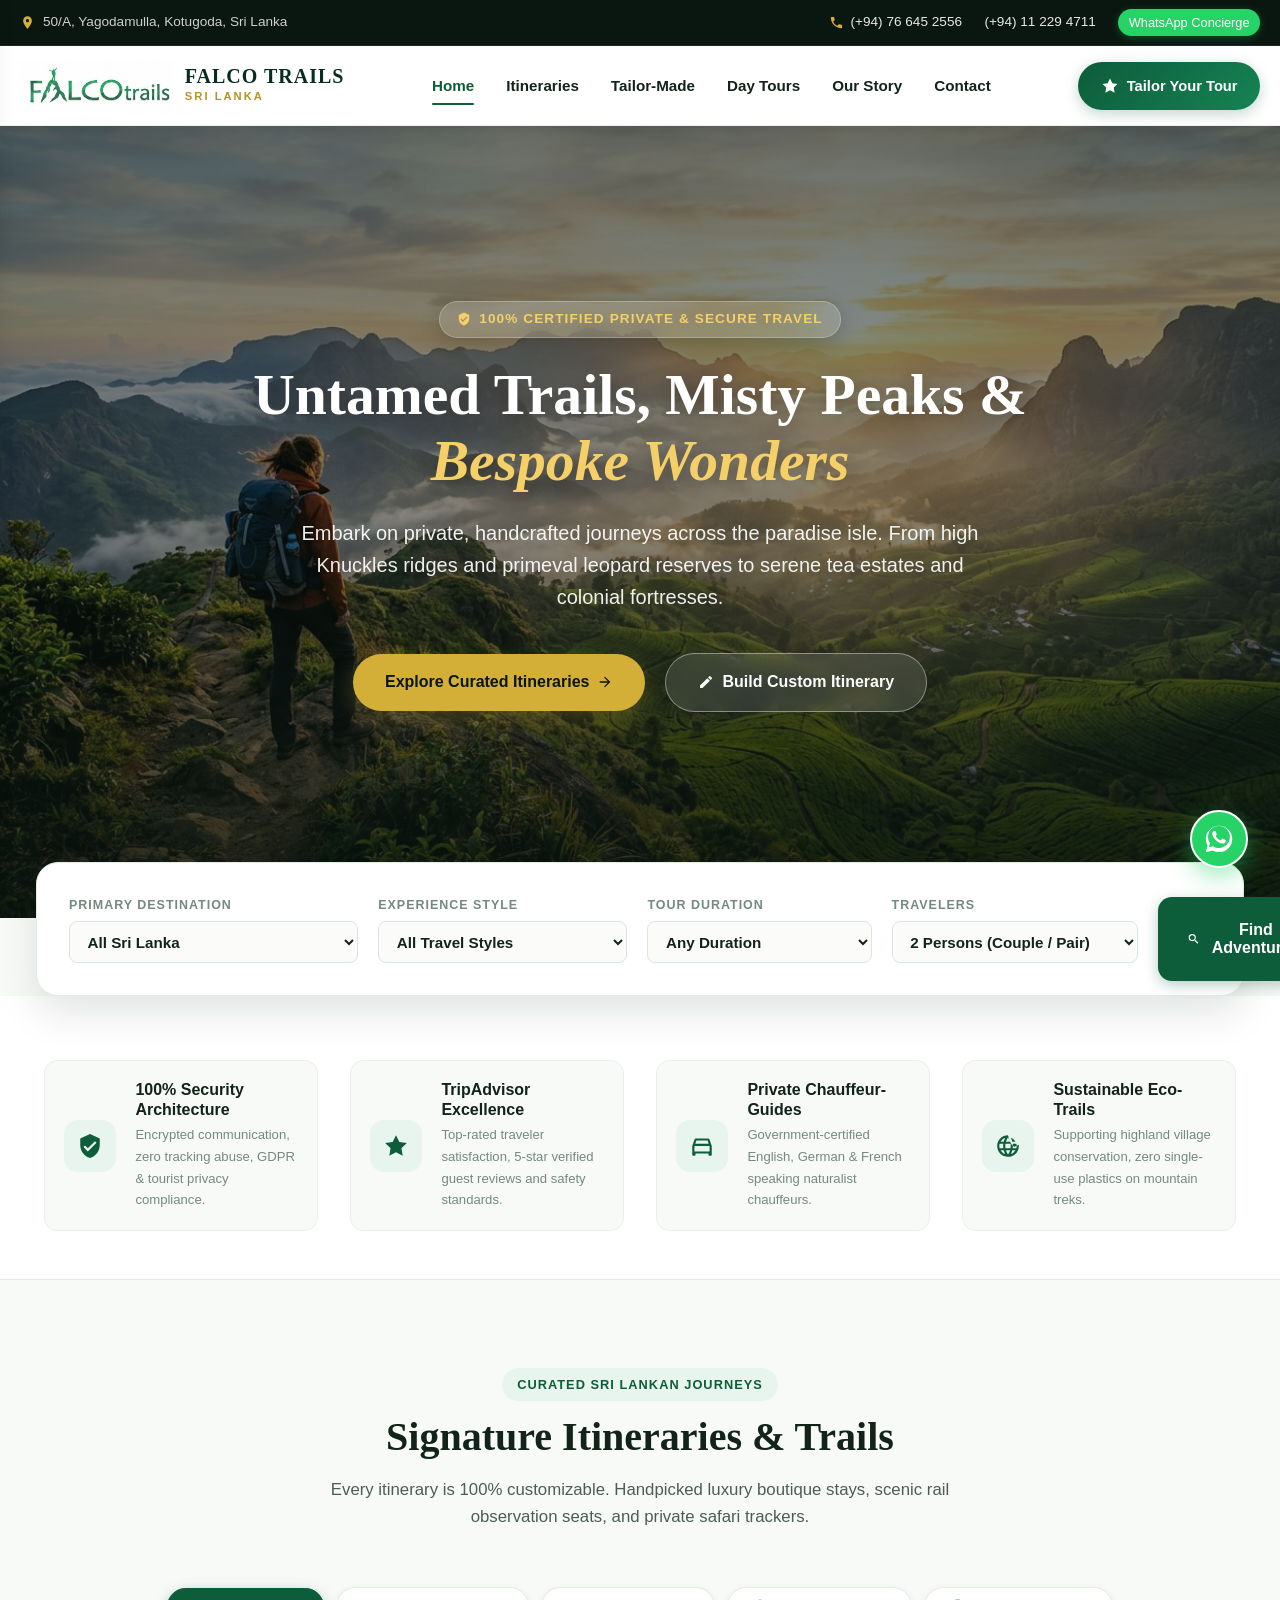
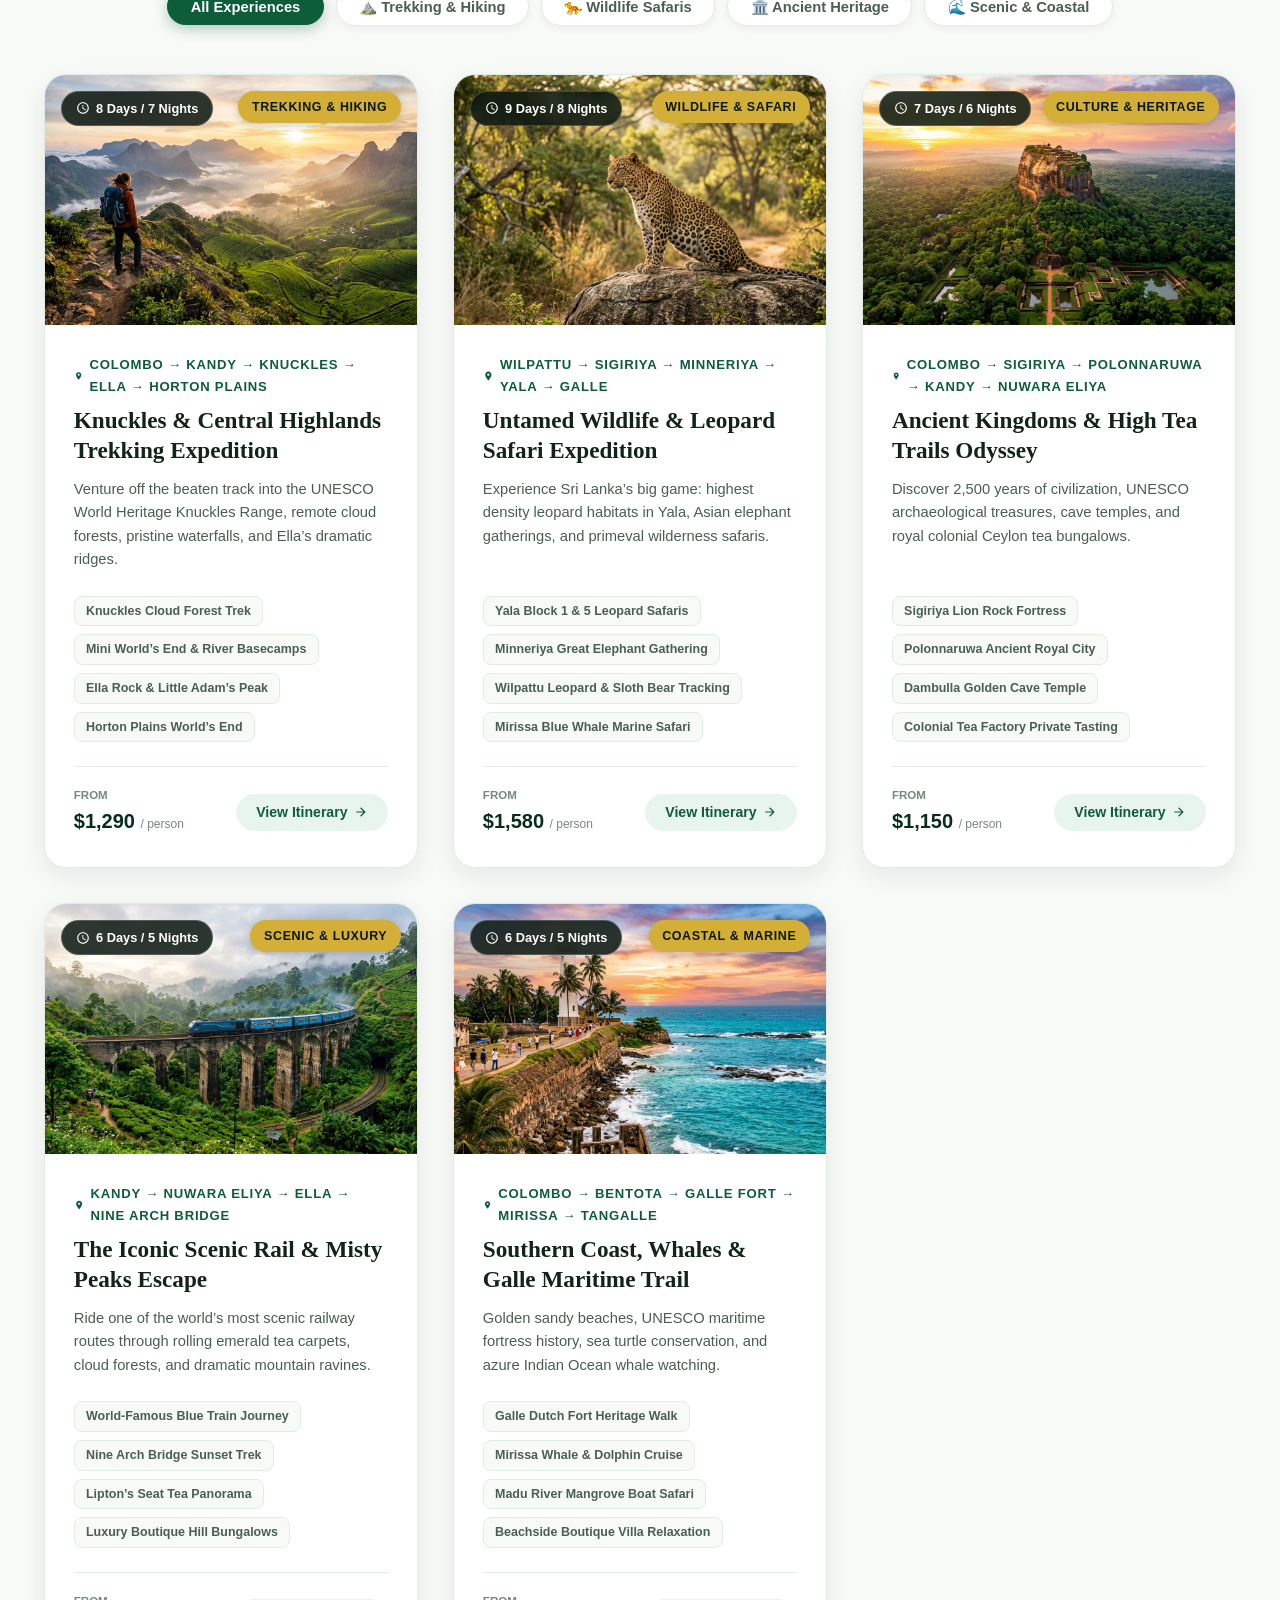
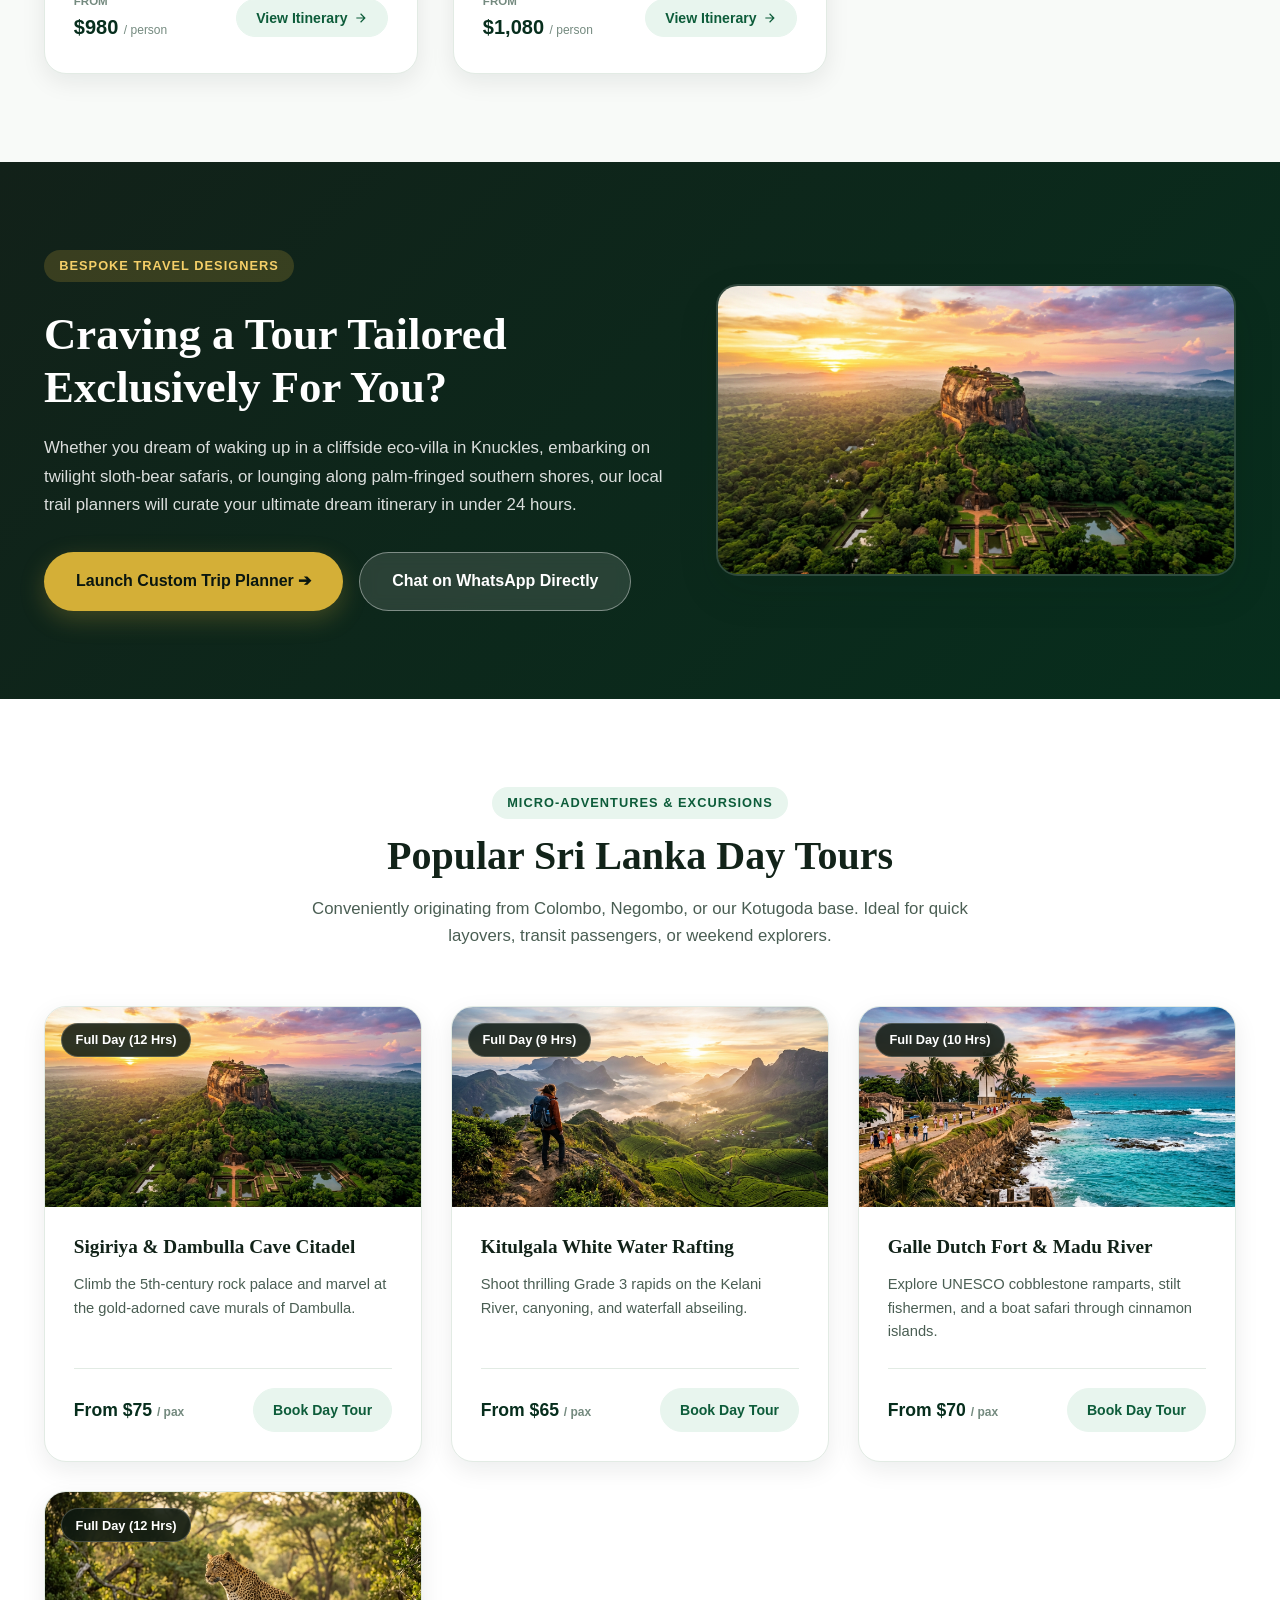
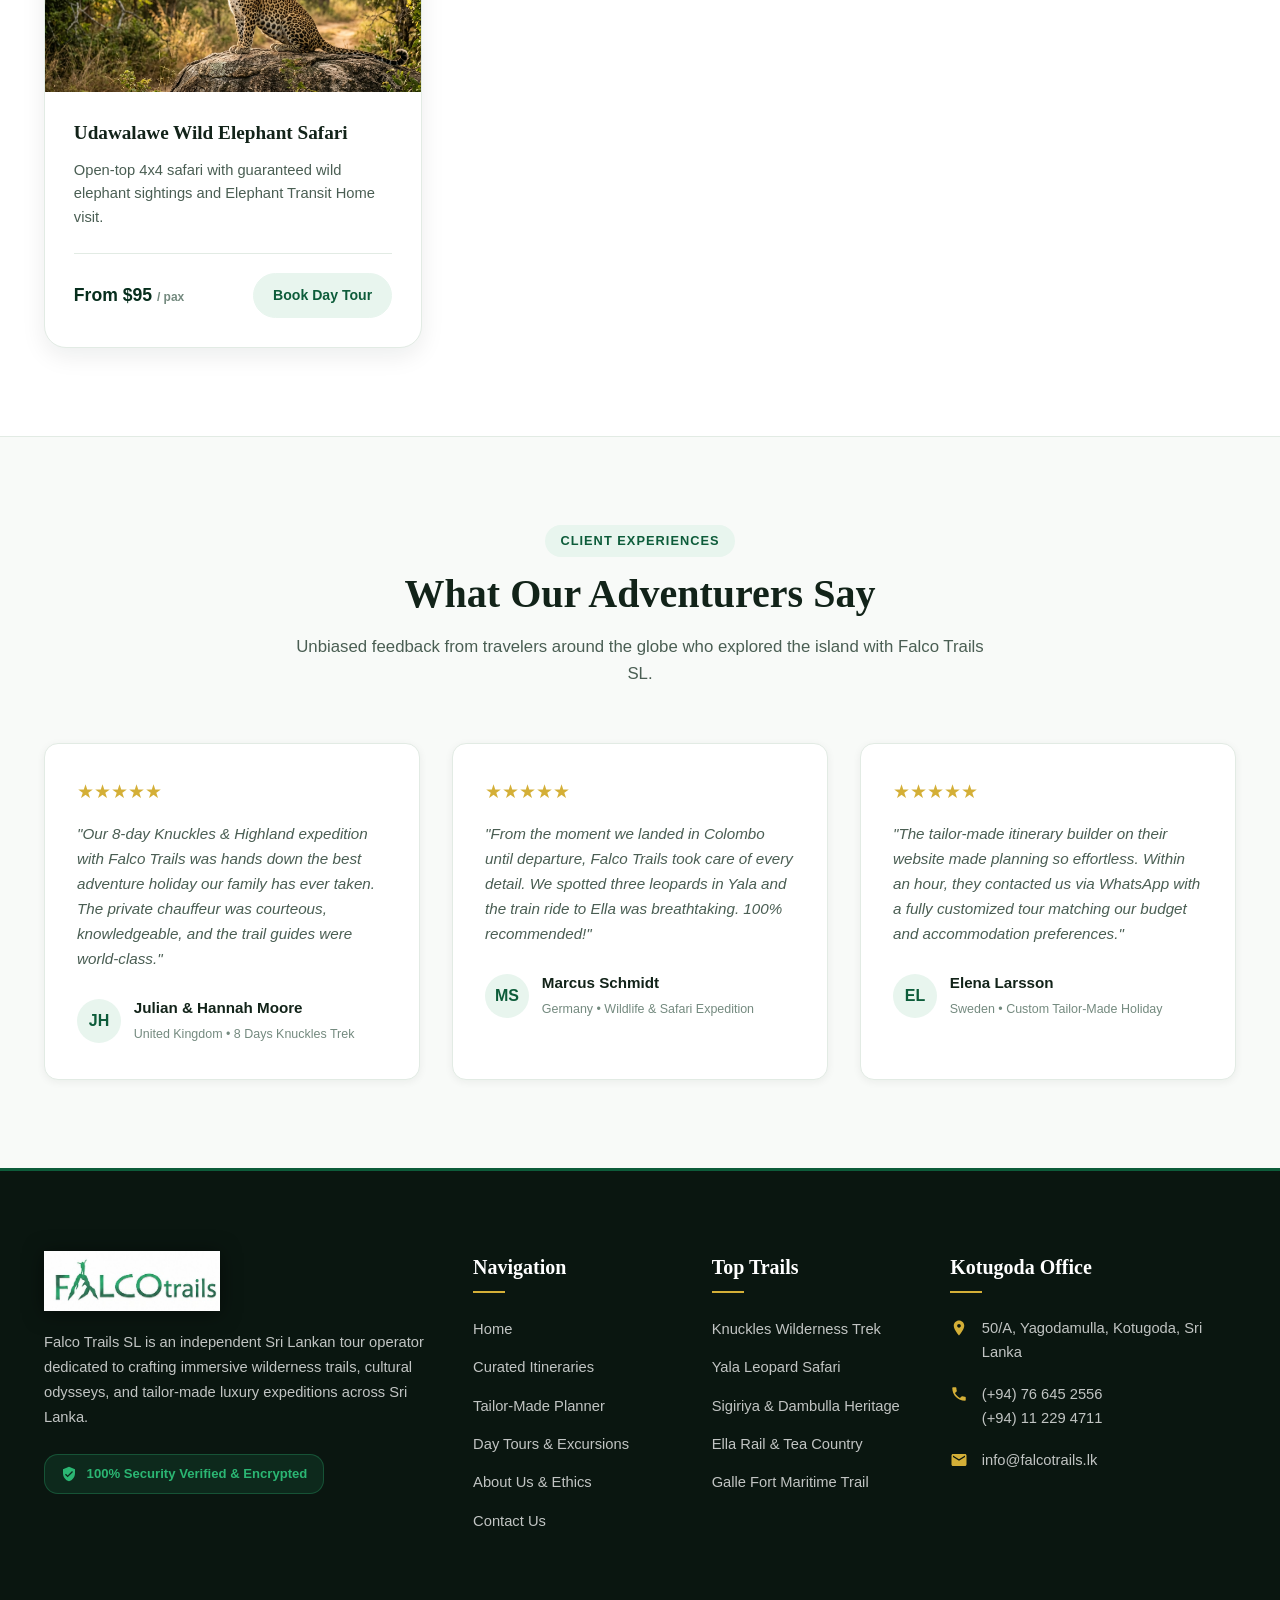
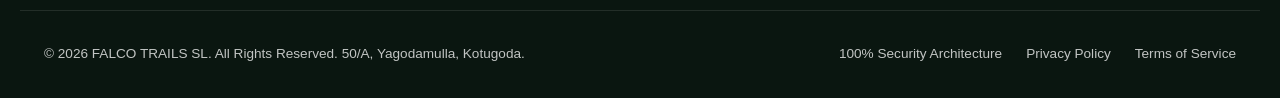
<file: index.html>
<!DOCTYPE html>
<html lang="en">
<head>
  <meta charset="UTF-8">
  <meta name="viewport" content="width=device-width, initial-scale=1.0">
  <meta http-equiv="X-UA-Compatible" content="IE=edge">
  
  <title>Falco Trails SL | Bespoke Luxury & Adventure Sri Lanka Tours</title>
  <meta name="description" content="Discover Sri Lanka with Falco Trails SL. Handcrafted bespoke luxury tours, mountain trekking, Knuckles expeditions, wildlife safaris, and 100% secure tailor-made holidays.">
  <meta name="keywords" content="Sri Lanka tours, Falco Trails SL, hiking Sri Lanka, Knuckles trek, luxury travel Sri Lanka, Yala safari, tailor-made Sri Lanka tours, Kotugoda travel agency">
  <meta name="author" content="Falco Trails SL">

  <!-- OpenGraph / Social Media Meta -->
  <meta property="og:type" content="website">
  <meta property="og:url" content="https://www.falcotrails.lk/">
  <meta property="og:title" content="Falco Trails SL - Unrivaled Sri Lankan Trails & Luxury Holidays">
  <meta property="og:description" content="Explore untamed trails, emerald mountain peaks, and cultural wonders with Sri Lanka's premier private adventure company.">
  <meta property="og:image" content="assets/images/hero-bg.jpg">

  <!-- Favicon -->
  <link rel="icon" type="image/png" href="assets/images/logo.png">

  <!-- Security CSP Meta Tag -->
  <meta http-equiv="Content-Security-Policy" content="default-src 'self'; script-src 'self' 'unsafe-inline' https://fonts.googleapis.com; style-src 'self' 'unsafe-inline' https://fonts.googleapis.com; font-src 'self' https://fonts.gstatic.com data:; img-src 'self' data: https:; connect-src 'self' https://wa.me;">

  <!-- Stylesheets -->
  <link rel="stylesheet" href="assets/css/style.css">
  <link rel="stylesheet" href="assets/css/components.css">

  <!-- Schema.org JSON-LD for Tourism Business -->
  <script type="application/ld+json">
  {
    "@context": "https://schema.org",
    "@type": "TravelAgency",
    "name": "Falco Trails SL",
    "image": "assets/images/logo.png",
    "address": {
      "@type": "PostalAddress",
      "streetAddress": "50/A, Yagodamulla",
      "addressLocality": "Kotugoda",
      "addressCountry": "Sri Lanka"
    },
    "telephone": ["+94766452556", "+94112294711"],
    "url": "https://www.falcotrails.lk/",
    "priceRange": "$$$",
    "openingHours": "Mo-Su 00:00-24:00"
  }
  </script>
</head>
<body>

  <!-- Top Announcement Bar -->
  <div class="top-bar">
    <div class="container top-bar-inner">
      <div class="top-bar-location">
        <svg viewBox="0 0 24 24"><path d="M12 2C8.13 2 5 5.13 5 9c0 5.25 7 13 7 13s7-7.75 7-13c0-3.87-3.13-7-7-7zm0 9.5c-1.38 0-2.5-1.12-2.5-2.5s1.12-2.5 2.5-2.5 2.5 1.12 2.5 2.5-1.12 2.5-2.5 2.5z"/></svg>
        <span>50/A, Yagodamulla, Kotugoda, Sri Lanka</span>
      </div>
      <div class="top-bar-contacts">
        <a href="tel:+94766452556">
          <svg viewBox="0 0 24 24"><path d="M6.62 10.79c1.44 2.83 3.76 5.14 6.59 6.59l2.2-2.2c.27-.27.67-.36 1.02-.24 1.12.37 2.33.57 3.57.57.55 0 1 .45 1 1V20c0 .55-.45 1-1 1-9.39 0-17-7.61-17-17 0-.55.45-1 1-1h3.5c.55 0 1 .45 1 1 0 1.25.2 2.45.57 3.57.11.35.03.74-.25 1.02l-2.2 2.2z"/></svg>
          (+94) 76 645 2556
        </a>
        <a href="tel:+94112294711">(+94) 11 229 4711</a>
        <a href="https://wa.me/94766452556" target="_blank" rel="noopener noreferrer" class="top-whatsapp-pill">
          WhatsApp Concierge
        </a>
      </div>
    </div>
  </div>

  <!-- Main Navigation Header -->
  <header class="main-header" id="navbar">
    <div class="container nav-container">
      <a href="index.html" class="brand-logo-wrap" aria-label="Falco Trails SL Home">
        <img src="assets/images/logo.png" alt="Falco Trails SL Logo" class="brand-logo-img">
        <div class="brand-title-badge">
          <span class="company-name">FALCO TRAILS</span>
          <span class="company-sub">SRI LANKA</span>
        </div>
      </a>

      <!-- Desktop Navigation Links -->
      <nav class="nav-menu" aria-label="Primary Navigation">
        <a href="index.html" class="nav-link active">Home</a>
        <a href="tours.html" class="nav-link">Itineraries</a>
        <a href="tailor-made.html" class="nav-link">Tailor-Made</a>
        <a href="day-tours.html" class="nav-link">Day Tours</a>
        <a href="about.html" class="nav-link">Our Story</a>
        <a href="contact.html" class="nav-link">Contact</a>
      </nav>

      <!-- CTA Button -->
      <div class="nav-actions">
        <a href="tailor-made.html" class="btn-plan-trip">
          <svg width="18" height="18" viewBox="0 0 24 24" fill="currentColor"><path d="M12 2l3.09 6.26L22 9.27l-5 4.87 1.18 6.88L12 17.77l-6.18 3.25L7 14.14 2 9.27l6.91-1.01L12 2z"/></svg>
          Tailor Your Tour
        </a>
        <button class="mobile-toggle" aria-label="Toggle navigation menu">
          <svg viewBox="0 0 24 24" fill="currentColor"><path d="M3 18h18v-2H3v2zm0-5h18v-2H3v2zm0-7v2h18V6H3z"/></svg>
        </button>
      </div>
    </div>
  </header>

  <!-- Mobile Off-Canvas Drawer -->
  <div class="drawer-overlay"></div>
  <aside class="mobile-drawer" aria-label="Mobile Navigation">
    <button class="drawer-close" aria-label="Close menu">&times;</button>
    <div style="margin-bottom:1.5rem;">
      <img src="assets/images/logo.png" alt="Falco Trails" style="height:48px;">
    </div>
    <div class="drawer-links">
      <a href="index.html">Home</a>
      <a href="tours.html">Curated Itineraries</a>
      <a href="tailor-made.html">Tailor-Made Trip Planner</a>
      <a href="day-tours.html">Day Tours & Excursions</a>
      <a href="about.html">Our Story & Ethos</a>
      <a href="contact.html">Contact Us</a>
      <a href="security-privacy.html">100% Security & Safety</a>
    </div>
    <div class="drawer-contact-info">
      <p><strong>Kotugoda Office:</strong><br>50/A, Yagodamulla, Kotugoda</p>
      <p style="margin-top:0.5rem;"><strong>Hotlines:</strong><br>(+94) 76 645 2556<br>(+94) 11 229 4711</p>
    </div>
  </aside>

  <!-- Hero Section -->
  <section class="hero-section" style="background-image: url('assets/images/hero-bg.jpg');">
    <div class="hero-overlay"></div>
    <div class="container hero-content">
      <div class="hero-badge-pill">
        <svg width="14" height="14" viewBox="0 0 24 24" fill="currentColor"><path d="M12 1L3 5v6c0 5.55 3.84 10.74 9 12 5.16-1.26 9-6.45 9-12V5l-9-4zm-2 16l-4-4 1.41-1.41L10 14.17l6.59-6.59L18 9l-8 8z"/></svg>
        100% Certified Private & Secure Travel
      </div>
      <h1 class="hero-title">
        Untamed Trails, Misty Peaks & <span>Bespoke Wonders</span>
      </h1>
      <p class="hero-subtitle">
        Embark on private, handcrafted journeys across the paradise isle. From high Knuckles ridges and primeval leopard reserves to serene tea estates and colonial fortresses.
      </p>
      <div class="hero-cta-group">
        <a href="#tours-catalog-section" class="btn-hero-primary">
          Explore Curated Itineraries
          <svg width="16" height="16" viewBox="0 0 24 24" fill="currentColor"><path d="M12 4l-1.41 1.41L16.17 11H4v2h12.17l-5.58 5.59L12 20l8-8z"/></svg>
        </a>
        <a href="tailor-made.html" class="btn-hero-secondary">
          <svg width="16" height="16" viewBox="0 0 24 24" fill="currentColor"><path d="M3 17.25V21h3.75L17.81 9.94l-3.75-3.75L3 17.25zM20.71 7.04c.39-.39.39-1.02 0-1.41l-2.34-2.34c-.39-.39-1.02-.39-1.41 0l-1.83 1.83 3.75 3.75 1.83-1.83z"/></svg>
          Build Custom Itinerary
        </a>
      </div>
    </div>
  </section>

  <!-- Quick Trip Finder Bar -->
  <div class="container finder-bar-wrapper">
    <form id="home-finder-form" class="finder-bar">
      <div class="finder-field">
        <label for="finder-dest">Primary Destination</label>
        <select id="finder-dest" class="finder-select">
          <option value="all">All Sri Lanka</option>
          <option value="knuckles">Knuckles & Central Highlands</option>
          <option value="sigiriya">Cultural Triangle (Sigiriya/Kandy)</option>
          <option value="yala">Yala & Southern Safaris</option>
          <option value="ella">Ella & Misty Tea Country</option>
          <option value="galle">Galle & Southern Coast</option>
        </select>
      </div>
      <div class="finder-field">
        <label for="finder-type">Experience Style</label>
        <select id="finder-type" class="finder-select">
          <option value="all">All Travel Styles</option>
          <option value="trekking">Trekking & Mountain Trails</option>
          <option value="wildlife">Wildlife & Big Game Safaris</option>
          <option value="culture">Culture & Ancient Heritage</option>
          <option value="luxury">Luxury & Scenic Escapes</option>
        </select>
      </div>
      <div class="finder-field">
        <label for="finder-duration">Tour Duration</label>
        <select id="finder-duration" class="finder-select">
          <option value="all">Any Duration</option>
          <option value="day">Day Tours & Excursions</option>
          <option value="short">5 - 7 Days</option>
          <option value="medium">8 - 11 Days</option>
          <option value="long">12+ Days Grand Tour</option>
        </select>
      </div>
      <div class="finder-field">
        <label for="finder-travelers">Travelers</label>
        <select id="finder-travelers" class="finder-select">
          <option value="1">1 Person (Solo Explorer)</option>
          <option value="2" selected>2 Persons (Couple / Pair)</option>
          <option value="3-5">3 - 5 Persons (Family)</option>
          <option value="6+">6+ Persons (Private Group)</option>
        </select>
      </div>
      <button type="submit" class="btn-finder-search">
        <svg width="18" height="18" viewBox="0 0 24 24" fill="currentColor"><path d="M15.5 14h-.79l-.28-.27A6.471 6.471 0 0 0 16 9.5 6.5 6.5 0 1 0 9.5 16c1.61 0 3.09-.59 4.23-1.57l.27.28v.79l5 4.99L20.49 19l-4.99-5zm-6 0C7.01 14 5 11.99 5 9.5S7.01 5 9.5 5 14 7.01 14 9.5 11.99 14 9.5 14z"/></svg>
        Find Adventures
      </button>
    </form>
  </div>

  <!-- Trust Badges & Awards Strip -->
  <section class="trust-strip">
    <div class="container trust-strip-grid">
      <div class="trust-item">
        <div class="trust-icon-box">
          <svg viewBox="0 0 24 24"><path d="M12 1L3 5v6c0 5.55 3.84 10.74 9 12 5.16-1.26 9-6.45 9-12V5l-9-4zm-2 16l-4-4 1.41-1.41L10 14.17l6.59-6.59L18 9l-8 8z"/></svg>
        </div>
        <div>
          <h4 class="trust-item-title">100% Security Architecture</h4>
          <p class="trust-item-desc">Encrypted communication, zero tracking abuse, GDPR & tourist privacy compliance.</p>
        </div>
      </div>
      <div class="trust-item">
        <div class="trust-icon-box">
          <svg viewBox="0 0 24 24"><path d="M12 2l3.09 6.26L22 9.27l-5 4.87 1.18 6.88L12 17.77l-6.18 3.25L7 14.14 2 9.27l6.91-1.01L12 2z"/></svg>
        </div>
        <div>
          <h4 class="trust-item-title">TripAdvisor Excellence</h4>
          <p class="trust-item-desc">Top-rated traveler satisfaction, 5-star verified guest reviews and safety standards.</p>
        </div>
      </div>
      <div class="trust-item">
        <div class="trust-icon-box">
          <svg viewBox="0 0 24 24"><path d="M18.92 6.01C18.72 5.42 18.16 5 17.5 5h-11c-.66 0-1.21.42-1.42 1.01L3 12v8c0 .55.45 1 1 1h1c.55 0 1-.45 1-1v-1h12v1c0 .55.45 1 1 1h1c.55 0 1-.45 1-1v-8l-2.08-5.99zM6.85 7h10.29l1.04 3H5.81l1.04-3zM19 17H5v-4.66l.12-.34h13.77l.11.34V17z"/></svg>
        </div>
        <div>
          <h4 class="trust-item-title">Private Chauffeur-Guides</h4>
          <p class="trust-item-desc">Government-certified English, German & French speaking naturalist chauffeurs.</p>
        </div>
      </div>
      <div class="trust-item">
        <div class="trust-icon-box">
          <svg viewBox="0 0 24 24"><path d="M11.99 2C6.47 2 2 6.48 2 12s4.47 10 9.99 10C17.52 22 22 17.52 22 12S17.52 22 11.99 2zm6.93 6h-2.95a15.65 15.65 0 0 0-1.38-3.56A8.03 8.03 0 0 1 18.92 8zM12 4.04c.83 1.2 1.48 2.53 1.91 3.96h-3.82c.43-1.43 1.08-2.76 1.91-3.96zM4.26 14C4.1 13.36 4 12.69 4 12s.1-1.36.26-2h3.38c-.08.66-.14 1.32-.14 2 0 .68.06 1.34.14 2H4.26zm.82 2h2.95c.32 1.25.78 2.45 1.38 3.56A7.987 7.987 0 0 1 5.08 16zm2.95-8H5.08a7.987 7.987 0 0 1 4.33-3.56A15.65 15.65 0 0 0 8.03 8zM12 19.96c-.83-1.2-1.48-2.53-1.91-3.96h3.82c-.43 1.43-1.08 2.76-1.91 3.96zM14.34 14H9.66c-.09-.66-.16-1.32-.16-2 0-.68.07-1.35.16-2h4.68c.09.65.16 1.32.16 2 0 .68-.07 1.34-.16 2zm.25 5.56c.6-1.11 1.06-2.31 1.38-3.56h2.95a8.03 8.03 0 0 1-4.33 3.56zM16.36 14c.08-.66.14-1.32.14-2 0-.68-.06-1.34-.14-2h3.38c.16.64.26 1.31.26 2s-.1 1.36-.26 2h-3.38z"/></svg>
        </div>
        <div>
          <h4 class="trust-item-title">Sustainable Eco-Trails</h4>
          <p class="trust-item-desc">Supporting highland village conservation, zero single-use plastics on mountain treks.</p>
        </div>
      </div>
    </div>
  </section>

  <!-- Curated Itineraries Section -->
  <section id="tours-catalog-section" class="section-padding">
    <div class="container">
      <div class="section-header">
        <span class="section-tag">Curated Sri Lankan Journeys</span>
        <h2 class="section-title">Signature Itineraries & Trails</h2>
        <p class="section-desc">
          Every itinerary is 100% customizable. Handpicked luxury boutique stays, scenic rail observation seats, and private safari trackers.
        </p>
      </div>

      <!-- Filter Buttons -->
      <div class="filter-tabs">
        <button class="filter-btn active" data-filter="all">All Experiences</button>
        <button class="filter-btn" data-filter="trekking">⛰️ Trekking & Hiking</button>
        <button class="filter-btn" data-filter="wildlife">🐆 Wildlife Safaris</button>
        <button class="filter-btn" data-filter="culture">🏛️ Ancient Heritage</button>
        <button class="filter-btn" data-filter="luxury">🌊 Scenic & Coastal</button>
      </div>

      <!-- Dynamic Tour Grid -->
      <div id="tour-grid-container" class="tour-grid">
        <!-- Rendered dynamically by app.js -->
      </div>
    </div>
  </section>

  <!-- Tailor-Made Banner Teaser Section -->
  <section class="section-padding" style="background: linear-gradient(135deg, var(--dark-surface) 0%, var(--primary-deep) 100%); color: #fff; position: relative; overflow: hidden;">
    <div class="container" style="position: relative; z-index: 2;">
      <div style="display: grid; grid-template-columns: 1.2fr 1fr; gap: 3rem; align-items: center;">
        <div>
          <span class="section-tag" style="background: rgba(212, 175, 55, 0.2); color: var(--accent-gold-light);">Bespoke Travel Designers</span>
          <h2 style="font-family: var(--font-heading); font-size: 2.8rem; margin: 0.8rem 0 1.2rem; line-height: 1.2;">
            Craving a Tour Tailored Exclusively For You?
          </h2>
          <p style="font-size: 1.05rem; color: rgba(255, 255, 255, 0.85); line-height: 1.7; margin-bottom: 2rem;">
            Whether you dream of waking up in a cliffside eco-villa in Knuckles, embarking on twilight sloth-bear safaris, or lounging along palm-fringed southern shores, our local trail planners will curate your ultimate dream itinerary in under 24 hours.
          </p>
          <div style="display: flex; gap: 1rem; flex-wrap: wrap;">
            <a href="tailor-made.html" class="btn-hero-primary">
              Launch Custom Trip Planner ➔
            </a>
            <a href="https://wa.me/94766452556" target="_blank" rel="noopener noreferrer" class="btn-hero-secondary">
              Chat on WhatsApp Directly
            </a>
          </div>
        </div>
        <div style="text-align: center;">
          <img src="assets/images/sigiriya.jpg" alt="Sigiriya Wonder" style="border-radius: var(--radius-lg); box-shadow: var(--shadow-lg); border: 2px solid rgba(255, 255, 255, 0.15);">
        </div>
      </div>
    </div>
  </section>

  <!-- Day Tours & Excursions Showcase -->
  <section class="section-padding" style="background: #ffffff;">
    <div class="container">
      <div class="section-header">
        <span class="section-tag">Micro-Adventures & Excursions</span>
        <h2 class="section-title">Popular Sri Lanka Day Tours</h2>
        <p class="section-desc">
          Conveniently originating from Colombo, Negombo, or our Kotugoda base. Ideal for quick layovers, transit passengers, or weekend explorers.
        </p>
      </div>

      <div style="display: grid; grid-template-columns: repeat(auto-fit, minmax(280px, 1fr)); gap: 1.8rem;">
        <!-- Day Tour 1 -->
        <div class="tour-card">
          <div class="tour-card-img-wrap" style="height: 200px;">
            <img src="assets/images/sigiriya.jpg" alt="Sigiriya Day Tour" class="tour-card-img">
            <span class="tour-badge-duration">Full Day (12 Hrs)</span>
          </div>
          <div class="tour-card-body">
            <h4 class="tour-card-title" style="font-size: 1.2rem;">Sigiriya & Dambulla Cave Citadel</h4>
            <p class="tour-card-summary">Climb the 5th-century rock palace and marvel at the gold-adorned cave murals of Dambulla.</p>
            <div class="tour-card-footer">
              <span class="tour-price-value" style="font-size: 1.1rem;">From $75 <small style="font-size:0.75rem;color:var(--text-muted)">/ pax</small></span>
              <a href="day-tours.html#sigiriya-day" class="btn-view-itinerary">Book Day Tour</a>
            </div>
          </div>
        </div>

        <!-- Day Tour 2 -->
        <div class="tour-card">
          <div class="tour-card-img-wrap" style="height: 200px;">
            <img src="assets/images/hero-bg.jpg" alt="Kitulgala Rafting" class="tour-card-img">
            <span class="tour-badge-duration">Full Day (9 Hrs)</span>
          </div>
          <div class="tour-card-body">
            <h4 class="tour-card-title" style="font-size: 1.2rem;">Kitulgala White Water Rafting</h4>
            <p class="tour-card-summary">Shoot thrilling Grade 3 rapids on the Kelani River, canyoning, and waterfall abseiling.</p>
            <div class="tour-card-footer">
              <span class="tour-price-value" style="font-size: 1.1rem;">From $65 <small style="font-size:0.75rem;color:var(--text-muted)">/ pax</small></span>
              <a href="day-tours.html#kitulgala-day" class="btn-view-itinerary">Book Day Tour</a>
            </div>
          </div>
        </div>

        <!-- Day Tour 3 -->
        <div class="tour-card">
          <div class="tour-card-img-wrap" style="height: 200px;">
            <img src="assets/images/galle-fort.jpg" alt="Galle Fort Day Tour" class="tour-card-img">
            <span class="tour-badge-duration">Full Day (10 Hrs)</span>
          </div>
          <div class="tour-card-body">
            <h4 class="tour-card-title" style="font-size: 1.2rem;">Galle Dutch Fort & Madu River</h4>
            <p class="tour-card-summary">Explore UNESCO cobblestone ramparts, stilt fishermen, and a boat safari through cinnamon islands.</p>
            <div class="tour-card-footer">
              <span class="tour-price-value" style="font-size: 1.1rem;">From $70 <small style="font-size:0.75rem;color:var(--text-muted)">/ pax</small></span>
              <a href="day-tours.html#galle-day" class="btn-view-itinerary">Book Day Tour</a>
            </div>
          </div>
        </div>

        <!-- Day Tour 4 -->
        <div class="tour-card">
          <div class="tour-card-img-wrap" style="height: 200px;">
            <img src="assets/images/yala-safari.jpg" alt="Udawalawe Safari Day Tour" class="tour-card-img">
            <span class="tour-badge-duration">Full Day (12 Hrs)</span>
          </div>
          <div class="tour-card-body">
            <h4 class="tour-card-title" style="font-size: 1.2rem;">Udawalawe Wild Elephant Safari</h4>
            <p class="tour-card-summary">Open-top 4x4 safari with guaranteed wild elephant sightings and Elephant Transit Home visit.</p>
            <div class="tour-card-footer">
              <span class="tour-price-value" style="font-size: 1.1rem;">From $95 <small style="font-size:0.75rem;color:var(--text-muted)">/ pax</small></span>
              <a href="day-tours.html#udawalawe-day" class="btn-view-itinerary">Book Day Tour</a>
            </div>
          </div>
        </div>
      </div>
    </div>
  </section>

  <!-- Verified Traveler Reviews / Testimonials -->
  <section class="section-padding" style="background: var(--light-bg); border-top: 1px solid var(--light-border);">
    <div class="container">
      <div class="section-header">
        <span class="section-tag">Client Experiences</span>
        <h2 class="section-title">What Our Adventurers Say</h2>
        <p class="section-desc">Unbiased feedback from travelers around the globe who explored the island with Falco Trails SL.</p>
      </div>

      <div style="display: grid; grid-template-columns: repeat(auto-fit, minmax(320px, 1fr)); gap: 2rem;">
        <!-- Review 1 -->
        <div style="background:#fff; padding:2rem; border-radius:var(--radius-md); box-shadow:var(--shadow-sm); border:1px solid var(--light-border);">
          <div style="color:var(--accent-gold); font-size:1.2rem; margin-bottom:0.8rem;">★★★★★</div>
          <p style="font-style:italic; color:var(--text-secondary); margin-bottom:1.5rem; font-size:0.95rem;">
            "Our 8-day Knuckles & Highland expedition with Falco Trails was hands down the best adventure holiday our family has ever taken. The private chauffeur was courteous, knowledgeable, and the trail guides were world-class."
          </p>
          <div style="display:flex; align-items:center; gap:0.8rem;">
            <div style="width:44px; height:44px; border-radius:50%; background:var(--primary-soft); display:flex; align-items:center; justify-content:center; font-weight:bold; color:var(--primary);">JH</div>
            <div>
              <h5 style="font-size:0.95rem; font-weight:700;">Julian & Hannah Moore</h5>
              <span style="font-size:0.78rem; color:var(--text-muted);">United Kingdom • 8 Days Knuckles Trek</span>
            </div>
          </div>
        </div>

        <!-- Review 2 -->
        <div style="background:#fff; padding:2rem; border-radius:var(--radius-md); box-shadow:var(--shadow-sm); border:1px solid var(--light-border);">
          <div style="color:var(--accent-gold); font-size:1.2rem; margin-bottom:0.8rem;">★★★★★</div>
          <p style="font-style:italic; color:var(--text-secondary); margin-bottom:1.5rem; font-size:0.95rem;">
            "From the moment we landed in Colombo until departure, Falco Trails took care of every detail. We spotted three leopards in Yala and the train ride to Ella was breathtaking. 100% recommended!"
          </p>
          <div style="display:flex; align-items:center; gap:0.8rem;">
            <div style="width:44px; height:44px; border-radius:50%; background:var(--primary-soft); display:flex; align-items:center; justify-content:center; font-weight:bold; color:var(--primary);">MS</div>
            <div>
              <h5 style="font-size:0.95rem; font-weight:700;">Marcus Schmidt</h5>
              <span style="font-size:0.78rem; color:var(--text-muted);">Germany • Wildlife & Safari Expedition</span>
            </div>
          </div>
        </div>

        <!-- Review 3 -->
        <div style="background:#fff; padding:2rem; border-radius:var(--radius-md); box-shadow:var(--shadow-sm); border:1px solid var(--light-border);">
          <div style="color:var(--accent-gold); font-size:1.2rem; margin-bottom:0.8rem;">★★★★★</div>
          <p style="font-style:italic; color:var(--text-secondary); margin-bottom:1.5rem; font-size:0.95rem;">
            "The tailor-made itinerary builder on their website made planning so effortless. Within an hour, they contacted us via WhatsApp with a fully customized tour matching our budget and accommodation preferences."
          </p>
          <div style="display:flex; align-items:center; gap:0.8rem;">
            <div style="width:44px; height:44px; border-radius:50%; background:var(--primary-soft); display:flex; align-items:center; justify-content:center; font-weight:bold; color:var(--primary);">EL</div>
            <div>
              <h5 style="font-size:0.95rem; font-weight:700;">Elena Larsson</h5>
              <span style="font-size:0.78rem; color:var(--text-muted);">Sweden • Custom Tailor-Made Holiday</span>
            </div>
          </div>
        </div>
      </div>
    </div>
  </section>

  <!-- Interactive Itinerary Details Modal -->
  <div id="itinerary-modal-backdrop" class="modal-backdrop" role="dialog" aria-modal="true" aria-labelledby="modal-tour-title">
    <div class="itinerary-modal">
      <button id="modal-close-button" class="modal-close-btn" aria-label="Close itinerary details">&times;</button>
      
      <div class="modal-header-hero">
        <img id="modal-hero-img" src="assets/images/hero-bg.jpg" alt="Tour Hero" class="modal-header-img">
        <div class="modal-header-overlay">
          <h3 id="modal-tour-title" class="modal-tour-title">Tour Title</h3>
          <div id="modal-tour-meta" class="modal-tour-meta">
            <span>Duration</span> • <span>Route</span>
          </div>
        </div>
      </div>

      <div class="modal-body-content">
        <h4 style="font-family: var(--font-heading); font-size: 1.4rem; color: var(--primary-deep); margin-bottom: 0.8rem;">Day-by-Day Journey Timeline</h4>
        <div id="modal-timeline-container" class="timeline-track">
          <!-- Populated dynamically by app.js -->
        </div>

        <div class="modal-inclusions-grid">
          <div class="inclusions-col">
            <h4 style="color:var(--primary);">✓ Inclusions Included</h4>
            <ul id="modal-inclusions-list"></ul>
          </div>
          <div class="exclusions-col">
            <h4 style="color:#b53d2d;">✕ Excluded</h4>
            <ul id="modal-exclusions-list"></ul>
          </div>
        </div>

        <div class="modal-actions">
          <button id="modal-wa-book-btn" class="btn-book-tour-wa">
            <svg width="18" height="18" viewBox="0 0 24 24" fill="currentColor"><path d="M12.04 2c-5.46 0-9.91 4.45-9.91 9.91 0 1.75.46 3.45 1.32 4.95L2.05 22l5.25-1.38c1.45.79 3.08 1.21 4.74 1.21 5.46 0 9.91-4.45 9.91-9.91 0-2.65-1.03-5.14-2.9-7.01A9.816 9.816 0 0 0 12.04 2z"/></svg>
            Book via WhatsApp Concierge
          </button>
        </div>
      </div>
    </div>
  </div>

  <!-- Main Footer -->
  <footer class="main-footer">
    <div class="container footer-grid">
      <div class="footer-brand">
        <img src="assets/images/logo.png" alt="Falco Trails SL" class="footer-logo">
        <p class="footer-about">
          Falco Trails SL is an independent Sri Lankan tour operator dedicated to crafting immersive wilderness trails, cultural odysseys, and tailor-made luxury expeditions across Sri Lanka.
        </p>
        <div class="footer-security-seal">
          <svg width="16" height="16" viewBox="0 0 24 24" fill="currentColor"><path d="M12 1L3 5v6c0 5.55 3.84 10.74 9 12 5.16-1.26 9-6.45 9-12V5l-9-4zm-2 16l-4-4 1.41-1.41L10 14.17l6.59-6.59L18 9l-8 8z"/></svg>
          100% Security Verified & Encrypted
        </div>
      </div>

      <div>
        <h4 class="footer-title">Navigation</h4>
        <ul class="footer-links">
          <li><a href="index.html">Home</a></li>
          <li><a href="tours.html">Curated Itineraries</a></li>
          <li><a href="tailor-made.html">Tailor-Made Planner</a></li>
          <li><a href="day-tours.html">Day Tours & Excursions</a></li>
          <li><a href="about.html">About Us & Ethics</a></li>
          <li><a href="contact.html">Contact Us</a></li>
        </ul>
      </div>

      <div>
        <h4 class="footer-title">Top Trails</h4>
        <ul class="footer-links">
          <li><a href="tours.html?filter=trekking">Knuckles Wilderness Trek</a></li>
          <li><a href="tours.html?filter=wildlife">Yala Leopard Safari</a></li>
          <li><a href="tours.html?filter=culture">Sigiriya & Dambulla Heritage</a></li>
          <li><a href="tours.html?filter=luxury">Ella Rail & Tea Country</a></li>
          <li><a href="tours.html?filter=luxury">Galle Fort Maritime Trail</a></li>
        </ul>
      </div>

      <div>
        <h4 class="footer-title">Kotugoda Office</h4>
        <div class="footer-contact-item">
          <svg viewBox="0 0 24 24"><path d="M12 2C8.13 2 5 5.13 5 9c0 5.25 7 13 7 13s7-7.75 7-13c0-3.87-3.13-7-7-7zm0 9.5c-1.38 0-2.5-1.12-2.5-2.5s1.12-2.5 2.5-2.5 2.5 1.12 2.5 2.5-1.12 2.5-2.5 2.5z"/></svg>
          <span>50/A, Yagodamulla, Kotugoda, Sri Lanka</span>
        </div>
        <div class="footer-contact-item">
          <svg viewBox="0 0 24 24"><path d="M6.62 10.79c1.44 2.83 3.76 5.14 6.59 6.59l2.2-2.2c.27-.27.67-.36 1.02-.24 1.12.37 2.33.57 3.57.57.55 0 1 .45 1 1V20c0 .55-.45 1-1 1-9.39 0-17-7.61-17-17 0-.55.45-1 1-1h3.5c.55 0 1 .45 1 1 0 1.25.2 2.45.57 3.57.11.35.03.74-.25 1.02l-2.2 2.2z"/></svg>
          <div>
            <a href="tel:+94766452556" style="display:block;">(+94) 76 645 2556</a>
            <a href="tel:+94112294711" style="display:block;">(+94) 11 229 4711</a>
          </div>
        </div>
        <div class="footer-contact-item">
          <svg viewBox="0 0 24 24"><path d="M20 4H4c-1.1 0-1.99.9-1.99 2L2 18c0 1.1.9 2 2 2h16c1.1 0 2-.9 2-2V6c0-1.1-.9-2-2-2zm0 4l-8 5-8-5V6l8 5 8-5v2z"/></svg>
          <a href="mailto:info@falcotrails.lk">info@falcotrails.lk</a>
        </div>
      </div>
    </div>

    <div class="container footer-bottom">
      <p>&copy; 2026 FALCO TRAILS SL. All Rights Reserved. 50/A, Yagodamulla, Kotugoda.</p>
      <div class="footer-bottom-links">
        <a href="security-privacy.html">100% Security Architecture</a>
        <a href="security-privacy.html#privacy">Privacy Policy</a>
        <a href="security-privacy.html#terms">Terms of Service</a>
      </div>
    </div>
  </footer>

  <!-- Floating Actions (WhatsApp & Back to Top) -->
  <div class="floating-actions">
    <button class="btn-back-to-top" aria-label="Scroll back to top">
      <svg width="20" height="20" viewBox="0 0 24 24" fill="currentColor"><path d="M7.41 15.41L12 10.83l4.59 4.58L18 14l-6-6-6 6z"/></svg>
    </button>
    <a href="https://wa.me/94766452556" target="_blank" rel="noopener noreferrer" class="btn-float-whatsapp" aria-label="Chat on WhatsApp">
      <svg viewBox="0 0 24 24"><path d="M12.04 2c-5.46 0-9.91 4.45-9.91 9.91 0 1.75.46 3.45 1.32 4.95L2.05 22l5.25-1.38c1.45.79 3.08 1.21 4.74 1.21 5.46 0 9.91-4.45 9.91-9.91 0-2.65-1.03-5.14-2.9-7.01A9.816 9.816 0 0 0 12.04 2zm.01 16.71c-1.5 0-2.97-.4-4.25-1.16l-.3-.18-3.13.82.84-3.05-.2-.31a8.15 8.15 0 0 1-1.25-4.32c0-4.52 3.68-8.2 8.2-8.2 2.19 0 4.25.85 5.8 2.4 1.55 1.55 2.4 3.61 2.4 5.8 0 4.52-3.68 8.2-8.2 8.2zm4.49-6.14c-.25-.12-1.46-.72-1.69-.81-.23-.08-.39-.12-.56.12-.17.25-.64.81-.79.97-.14.17-.29.19-.54.06-.25-.12-1.05-.39-2-1.23-.74-.66-1.24-1.47-1.39-1.72-.14-.25-.02-.38.11-.5.11-.11.25-.29.37-.43.12-.14.17-.25.25-.41.08-.17.04-.31-.02-.43-.06-.12-.56-1.34-.76-1.84-.2-.48-.4-.42-.56-.43h-.48c-.17 0-.44.06-.67.31-.23.25-.88.86-.88 2.1 0 1.24.9 2.44 1.03 2.61.12.17 1.77 2.7 4.29 3.79.6.26 1.07.41 1.44.53.6.19 1.15.16 1.59.1.48-.07 1.46-.6 1.67-1.18.21-.58.21-1.07.15-1.18-.07-.1-.23-.17-.48-.29z"/></svg>
    </a>
  </div>

  <!-- Scripts -->
  <script src="assets/js/security.js"></script>
  <script src="assets/js/app.js"></script>
</body>
</html>
</file>
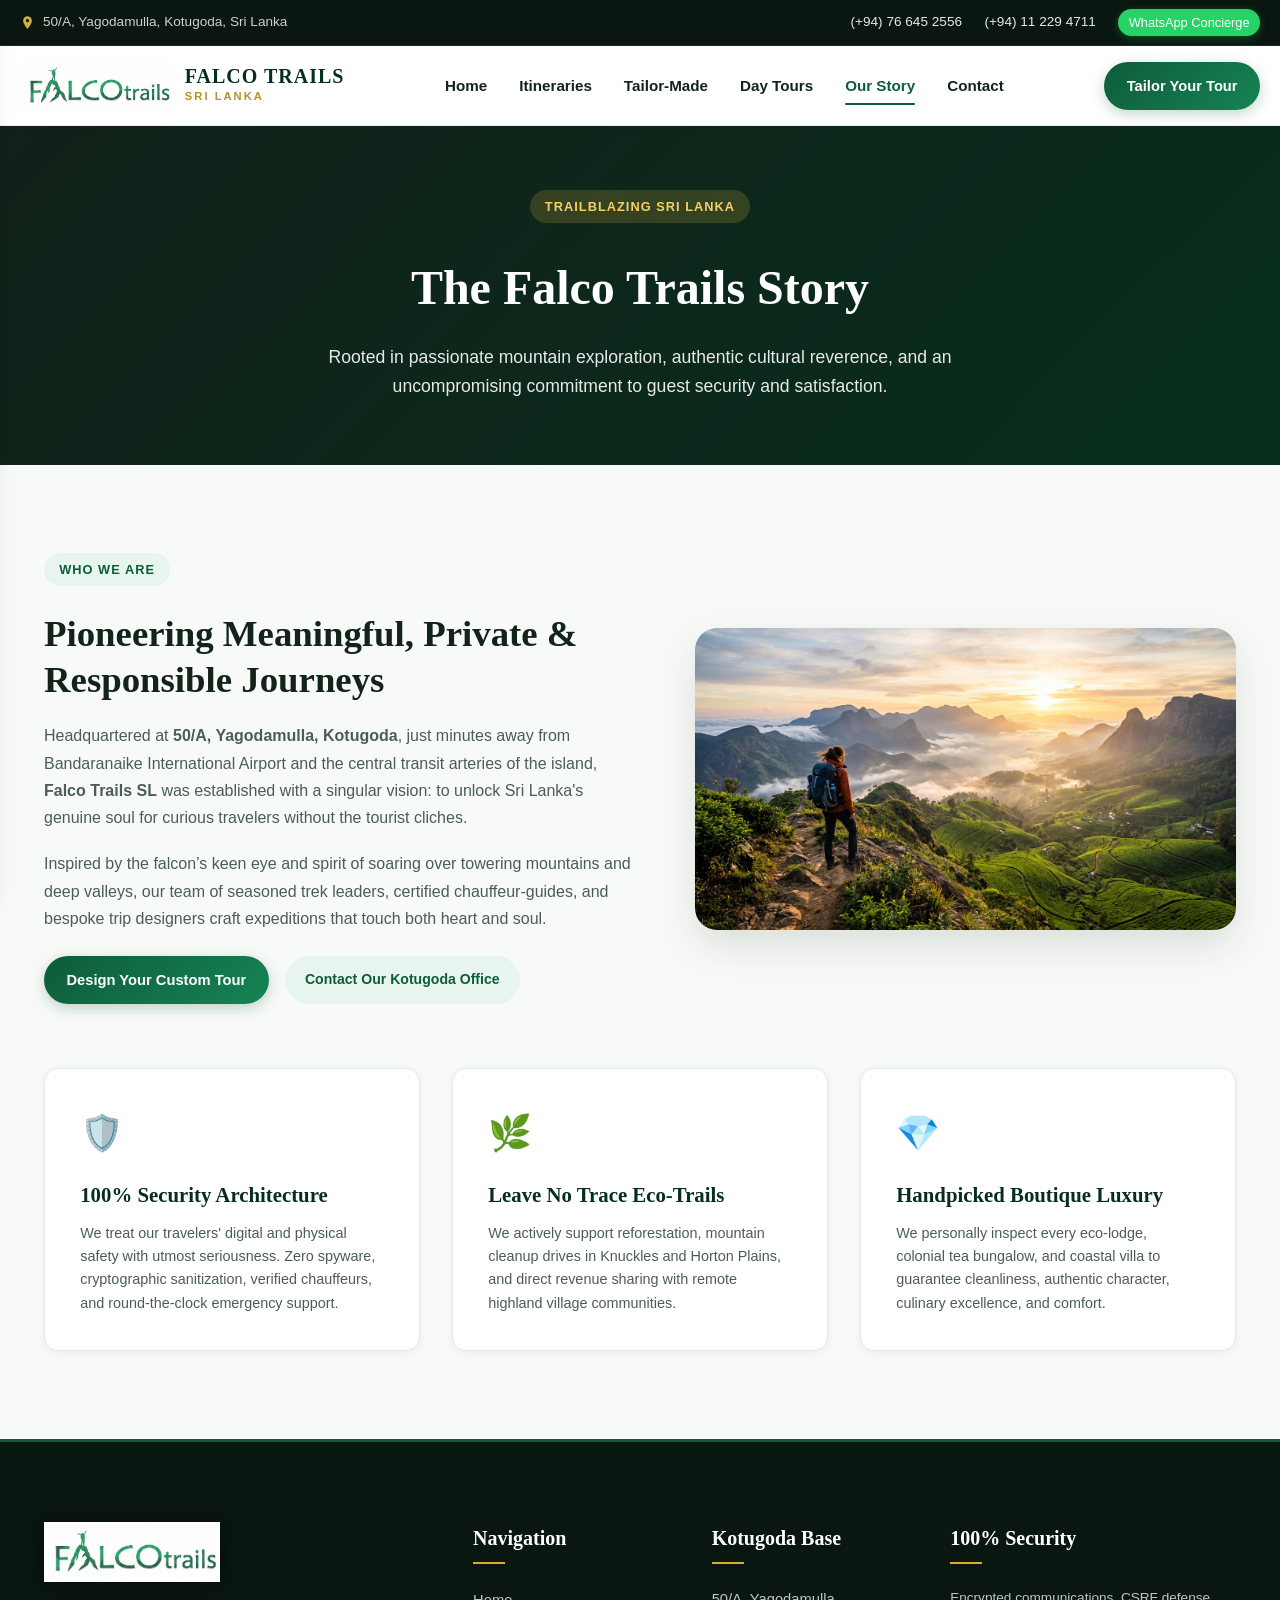
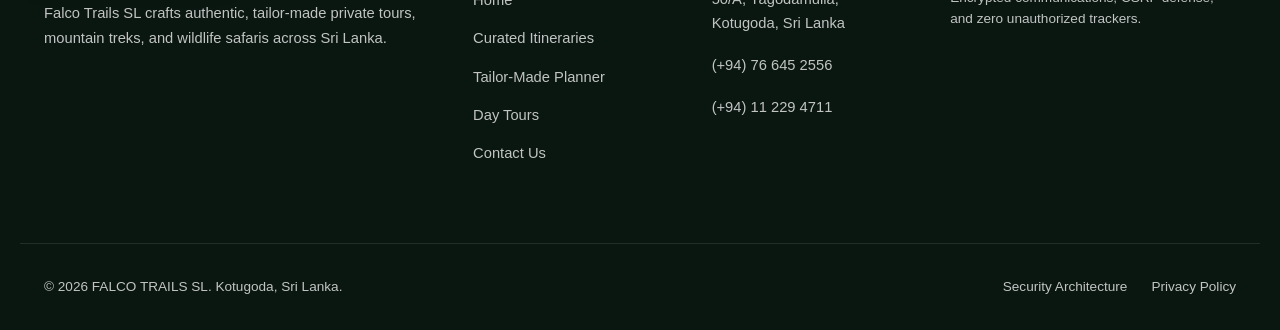
<file: about.html>
<!DOCTYPE html>
<html lang="en">
<head>
  <meta charset="UTF-8">
  <meta name="viewport" content="width=device-width, initial-scale=1.0">
  <meta http-equiv="X-UA-Compatible" content="IE=edge">
  
  <title>Our Story & Ethos | Falco Trails SL - Sri Lanka Travel Experts</title>
  <meta name="description" content="Learn about Falco Trails SL. Founded in Kotugoda, Sri Lanka, providing private luxury adventure travel, highland trekking, wildlife preservation, and ethical community tourism.">

  <!-- Favicon -->
  <link rel="icon" type="image/png" href="assets/images/logo.png">

  <!-- Security CSP Meta Tag -->
  <meta http-equiv="Content-Security-Policy" content="default-src 'self'; script-src 'self' 'unsafe-inline' https://fonts.googleapis.com; style-src 'self' 'unsafe-inline' https://fonts.googleapis.com; font-src 'self' https://fonts.gstatic.com data:; img-src 'self' data: https:; connect-src 'self' https://wa.me;">

  <!-- Stylesheets -->
  <link rel="stylesheet" href="assets/css/style.css">
  <link rel="stylesheet" href="assets/css/components.css">
</head>
<body>

  <!-- Top Announcement Bar -->
  <div class="top-bar">
    <div class="container top-bar-inner">
      <div class="top-bar-location">
        <svg viewBox="0 0 24 24"><path d="M12 2C8.13 2 5 5.13 5 9c0 5.25 7 13 7 13s7-7.75 7-13c0-3.87-3.13-7-7-7zm0 9.5c-1.38 0-2.5-1.12-2.5-2.5s1.12-2.5 2.5-2.5 2.5 1.12 2.5 2.5-1.12 2.5-2.5 2.5z"/></svg>
        <span>50/A, Yagodamulla, Kotugoda, Sri Lanka</span>
      </div>
      <div class="top-bar-contacts">
        <a href="tel:+94766452556">(+94) 76 645 2556</a>
        <a href="tel:+94112294711">(+94) 11 229 4711</a>
        <a href="https://wa.me/94766452556" target="_blank" rel="noopener noreferrer" class="top-whatsapp-pill">WhatsApp Concierge</a>
      </div>
    </div>
  </div>

  <!-- Header -->
  <header class="main-header">
    <div class="container nav-container">
      <a href="index.html" class="brand-logo-wrap">
        <img src="assets/images/logo.png" alt="Falco Trails SL Logo" class="brand-logo-img">
        <div class="brand-title-badge">
          <span class="company-name">FALCO TRAILS</span>
          <span class="company-sub">SRI LANKA</span>
        </div>
      </a>

      <nav class="nav-menu">
        <a href="index.html" class="nav-link">Home</a>
        <a href="tours.html" class="nav-link">Itineraries</a>
        <a href="tailor-made.html" class="nav-link">Tailor-Made</a>
        <a href="day-tours.html" class="nav-link">Day Tours</a>
        <a href="about.html" class="nav-link active">Our Story</a>
        <a href="contact.html" class="nav-link">Contact</a>
      </nav>

      <div class="nav-actions">
        <a href="tailor-made.html" class="btn-plan-trip">Tailor Your Tour</a>
        <button class="mobile-toggle" aria-label="Toggle navigation menu">
          <svg viewBox="0 0 24 24" fill="currentColor"><path d="M3 18h18v-2H3v2zm0-5h18v-2H3v2zm0-7v2h18V6H3z"/></svg>
        </button>
      </div>
    </div>
  </header>

  <!-- Mobile Drawer -->
  <div class="drawer-overlay"></div>
  <aside class="mobile-drawer">
    <button class="drawer-close">&times;</button>
    <div style="margin-bottom:1.5rem;"><img src="assets/images/logo.png" alt="Falco Trails" style="height:48px;"></div>
    <div class="drawer-links">
      <a href="index.html">Home</a>
      <a href="tours.html">Curated Itineraries</a>
      <a href="tailor-made.html">Tailor-Made Trip Planner</a>
      <a href="day-tours.html">Day Tours & Excursions</a>
      <a href="about.html">Our Story</a>
      <a href="contact.html">Contact Us</a>
    </div>
  </aside>

  <!-- Hero Banner -->
  <section class="section-padding" style="background: linear-gradient(135deg, var(--dark-surface) 0%, var(--primary-deep) 100%); color: #fff; padding-top: 4rem; padding-bottom: 4rem; text-align: center;">
    <div class="container">
      <span class="section-tag" style="background: rgba(212, 175, 55, 0.2); color: var(--accent-gold-light);">Trailblazing Sri Lanka</span>
      <h1 style="font-family: var(--font-heading); font-size: 3rem; margin: 0.8rem 0 1rem;">The Falco Trails Story</h1>
      <p style="max-width: 720px; margin: 0 auto; color: rgba(255, 255, 255, 0.9); font-size: 1.1rem;">
        Rooted in passionate mountain exploration, authentic cultural reverence, and an uncompromising commitment to guest security and satisfaction.
      </p>
    </div>
  </section>

  <!-- Story & Vision Content -->
  <section class="section-padding">
    <div class="container">
      <div style="display: grid; grid-template-columns: 1.1fr 1fr; gap: 3.5rem; align-items: center; margin-bottom: 4rem;">
        <div>
          <span class="section-tag">Who We Are</span>
          <h2 style="font-family: var(--font-heading); font-size: 2.3rem; margin: 0.8rem 0 1.2rem; color: var(--text-primary); line-height: 1.25;">
            Pioneering Meaningful, Private & Responsible Journeys
          </h2>
          <p style="color: var(--text-secondary); margin-bottom: 1.2rem; line-height: 1.7;">
            Headquartered at <strong>50/A, Yagodamulla, Kotugoda</strong>, just minutes away from Bandaranaike International Airport and the central transit arteries of the island, <strong>Falco Trails SL</strong> was established with a singular vision: to unlock Sri Lanka's genuine soul for curious travelers without the tourist cliches.
          </p>
          <p style="color: var(--text-secondary); line-height: 1.7; margin-bottom: 1.5rem;">
            Inspired by the falcon’s keen eye and spirit of soaring over towering mountains and deep valleys, our team of seasoned trek leaders, certified chauffeur-guides, and bespoke trip designers craft expeditions that touch both heart and soul.
          </p>
          <div style="display: flex; gap: 1rem; flex-wrap: wrap;">
            <a href="tailor-made.html" class="btn-plan-trip">Design Your Custom Tour</a>
            <a href="contact.html" class="btn-view-itinerary">Contact Our Kotugoda Office</a>
          </div>
        </div>
        <div>
          <img src="assets/images/hero-bg.jpg" alt="Hiking the misty Knuckles Range with Falco Trails" style="border-radius: var(--radius-lg); box-shadow: var(--shadow-lg);">
        </div>
      </div>

      <!-- Core Pillars -->
      <div style="display: grid; grid-template-columns: repeat(3, 1fr); gap: 2rem; margin-top: 2rem;">
        <div style="background: #ffffff; padding: 2.2rem; border-radius: var(--radius-md); border: 1px solid var(--light-border); box-shadow: var(--shadow-sm);">
          <div style="font-size: 2.2rem; margin-bottom: 1rem;">🛡️</div>
          <h3 style="font-family: var(--font-heading); font-size: 1.3rem; margin-bottom: 0.6rem; color: var(--primary-deep);">100% Security Architecture</h3>
          <p style="font-size: 0.9rem; color: var(--text-secondary); line-height: 1.6;">
            We treat our travelers' digital and physical safety with utmost seriousness. Zero spyware, cryptographic sanitization, verified chauffeurs, and round-the-clock emergency support.
          </p>
        </div>

        <div style="background: #ffffff; padding: 2.2rem; border-radius: var(--radius-md); border: 1px solid var(--light-border); box-shadow: var(--shadow-sm);">
          <div style="font-size: 2.2rem; margin-bottom: 1rem;">🌿</div>
          <h3 style="font-family: var(--font-heading); font-size: 1.3rem; margin-bottom: 0.6rem; color: var(--primary-deep);">Leave No Trace Eco-Trails</h3>
          <p style="font-size: 0.9rem; color: var(--text-secondary); line-height: 1.6;">
            We actively support reforestation, mountain cleanup drives in Knuckles and Horton Plains, and direct revenue sharing with remote highland village communities.
          </p>
        </div>

        <div style="background: #ffffff; padding: 2.2rem; border-radius: var(--radius-md); border: 1px solid var(--light-border); box-shadow: var(--shadow-sm);">
          <div style="font-size: 2.2rem; margin-bottom: 1rem;">💎</div>
          <h3 style="font-family: var(--font-heading); font-size: 1.3rem; margin-bottom: 0.6rem; color: var(--primary-deep);">Handpicked Boutique Luxury</h3>
          <p style="font-size: 0.9rem; color: var(--text-secondary); line-height: 1.6;">
            We personally inspect every eco-lodge, colonial tea bungalow, and coastal villa to guarantee cleanliness, authentic character, culinary excellence, and comfort.
          </p>
        </div>
      </div>
    </div>
  </section>

  <!-- Footer -->
  <footer class="main-footer">
    <div class="container footer-grid">
      <div class="footer-brand">
        <img src="assets/images/logo.png" alt="Falco Trails SL" class="footer-logo">
        <p class="footer-about">Falco Trails SL crafts authentic, tailor-made private tours, mountain treks, and wildlife safaris across Sri Lanka.</p>
      </div>
      <div>
        <h4 class="footer-title">Navigation</h4>
        <ul class="footer-links">
          <li><a href="index.html">Home</a></li>
          <li><a href="tours.html">Curated Itineraries</a></li>
          <li><a href="tailor-made.html">Tailor-Made Planner</a></li>
          <li><a href="day-tours.html">Day Tours</a></li>
          <li><a href="contact.html">Contact Us</a></li>
        </ul>
      </div>
      <div>
        <h4 class="footer-title">Kotugoda Base</h4>
        <div class="footer-contact-item"><span>50/A, Yagodamulla, Kotugoda, Sri Lanka</span></div>
        <div class="footer-contact-item"><a href="tel:+94766452556">(+94) 76 645 2556</a></div>
        <div class="footer-contact-item"><a href="tel:+94112294711">(+94) 11 229 4711</a></div>
      </div>
      <div>
        <h4 class="footer-title">100% Security</h4>
        <p style="font-size:0.85rem; line-height:1.6;">Encrypted communications, CSRF defense, and zero unauthorized trackers.</p>
      </div>
    </div>
    <div class="container footer-bottom">
      <p>&copy; 2026 FALCO TRAILS SL. Kotugoda, Sri Lanka.</p>
      <div class="footer-bottom-links">
        <a href="security-privacy.html">Security Architecture</a>
        <a href="security-privacy.html#privacy">Privacy Policy</a>
      </div>
    </div>
  </footer>

  <!-- Scripts -->
  <script src="assets/js/security.js"></script>
  <script src="assets/js/app.js"></script>
</body>
</html>
</file>
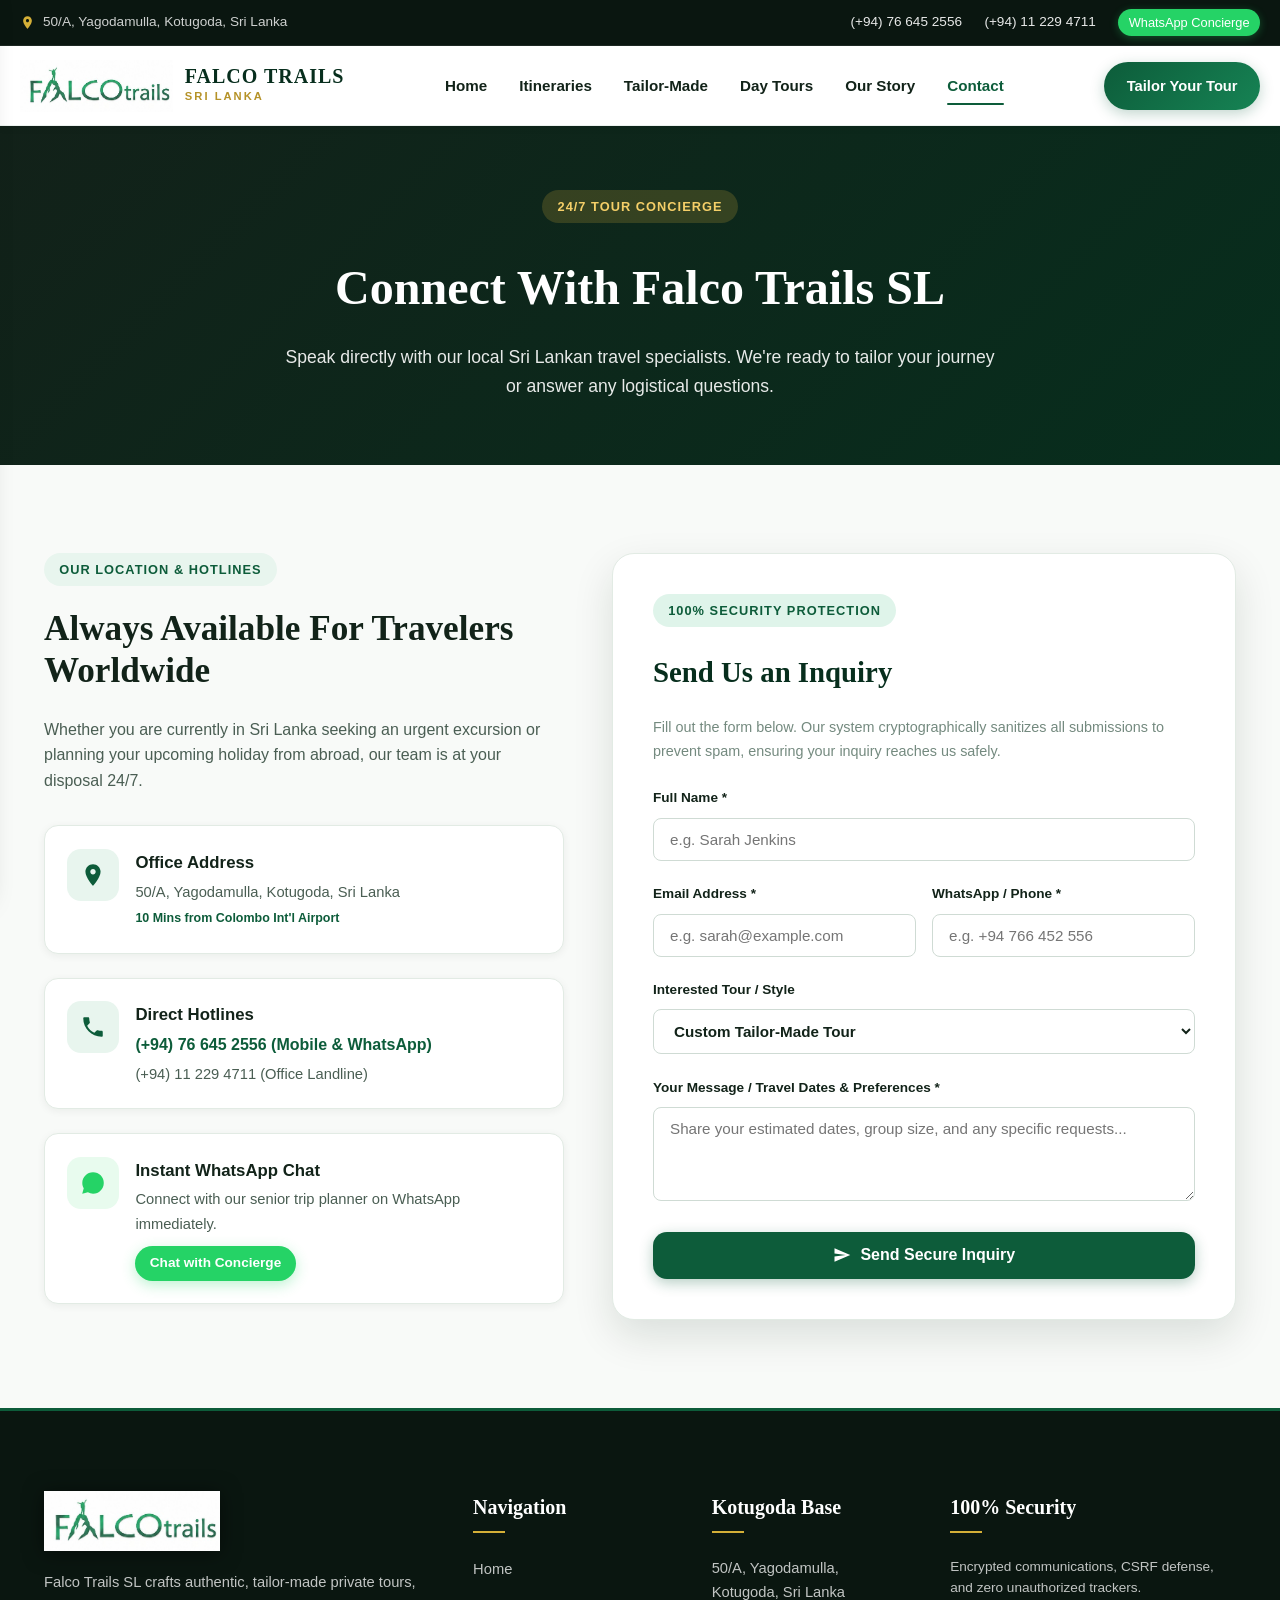
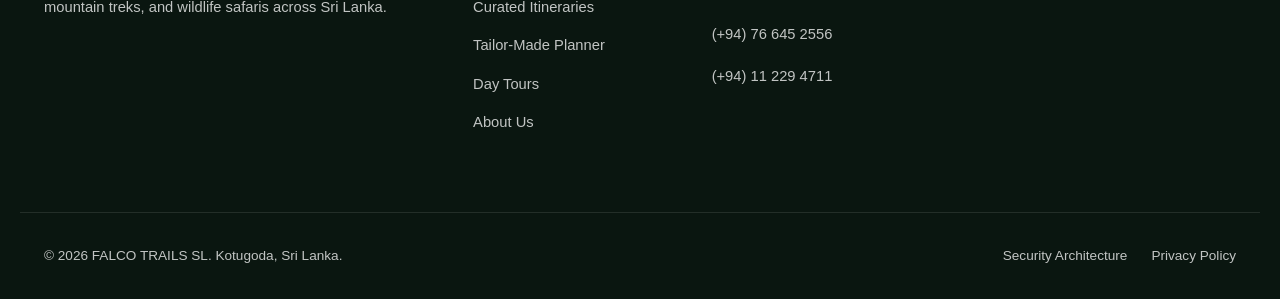
<file: contact.html>
<!DOCTYPE html>
<html lang="en">
<head>
  <meta charset="UTF-8">
  <meta name="viewport" content="width=device-width, initial-scale=1.0">
  <meta http-equiv="X-UA-Compatible" content="IE=edge">
  
  <title>Contact Us | Falco Trails SL - Kotugoda Office & Hotline</title>
  <meta name="description" content="Get in touch with Falco Trails SL. 50/A, Yagodamulla, Kotugoda. Call (+94) 766452556 or (+94) 112294711 for 24/7 private tour concierge and booking assistance.">

  <!-- Favicon -->
  <link rel="icon" type="image/png" href="assets/images/logo.png">

  <!-- Security CSP Meta Tag -->
  <meta http-equiv="Content-Security-Policy" content="default-src 'self'; script-src 'self' 'unsafe-inline' https://fonts.googleapis.com; style-src 'self' 'unsafe-inline' https://fonts.googleapis.com; font-src 'self' https://fonts.gstatic.com data:; img-src 'self' data: https:; connect-src 'self' https://wa.me;">

  <!-- Stylesheets -->
  <link rel="stylesheet" href="assets/css/style.css">
  <link rel="stylesheet" href="assets/css/components.css">
</head>
<body>

  <!-- Top Announcement Bar -->
  <div class="top-bar">
    <div class="container top-bar-inner">
      <div class="top-bar-location">
        <svg viewBox="0 0 24 24"><path d="M12 2C8.13 2 5 5.13 5 9c0 5.25 7 13 7 13s7-7.75 7-13c0-3.87-3.13-7-7-7zm0 9.5c-1.38 0-2.5-1.12-2.5-2.5s1.12-2.5 2.5-2.5 2.5 1.12 2.5 2.5-1.12 2.5-2.5 2.5z"/></svg>
        <span>50/A, Yagodamulla, Kotugoda, Sri Lanka</span>
      </div>
      <div class="top-bar-contacts">
        <a href="tel:+94766452556">(+94) 76 645 2556</a>
        <a href="tel:+94112294711">(+94) 11 229 4711</a>
        <a href="https://wa.me/94766452556" target="_blank" rel="noopener noreferrer" class="top-whatsapp-pill">WhatsApp Concierge</a>
      </div>
    </div>
  </div>

  <!-- Header -->
  <header class="main-header">
    <div class="container nav-container">
      <a href="index.html" class="brand-logo-wrap">
        <img src="assets/images/logo.png" alt="Falco Trails SL Logo" class="brand-logo-img">
        <div class="brand-title-badge">
          <span class="company-name">FALCO TRAILS</span>
          <span class="company-sub">SRI LANKA</span>
        </div>
      </a>

      <nav class="nav-menu">
        <a href="index.html" class="nav-link">Home</a>
        <a href="tours.html" class="nav-link">Itineraries</a>
        <a href="tailor-made.html" class="nav-link">Tailor-Made</a>
        <a href="day-tours.html" class="nav-link">Day Tours</a>
        <a href="about.html" class="nav-link">Our Story</a>
        <a href="contact.html" class="nav-link active">Contact</a>
      </nav>

      <div class="nav-actions">
        <a href="tailor-made.html" class="btn-plan-trip">Tailor Your Tour</a>
        <button class="mobile-toggle" aria-label="Toggle navigation menu">
          <svg viewBox="0 0 24 24" fill="currentColor"><path d="M3 18h18v-2H3v2zm0-5h18v-2H3v2zm0-7v2h18V6H3z"/></svg>
        </button>
      </div>
    </div>
  </header>

  <!-- Mobile Drawer -->
  <div class="drawer-overlay"></div>
  <aside class="mobile-drawer">
    <button class="drawer-close">&times;</button>
    <div style="margin-bottom:1.5rem;"><img src="assets/images/logo.png" alt="Falco Trails" style="height:48px;"></div>
    <div class="drawer-links">
      <a href="index.html">Home</a>
      <a href="tours.html">Curated Itineraries</a>
      <a href="tailor-made.html">Tailor-Made Trip Planner</a>
      <a href="day-tours.html">Day Tours & Excursions</a>
      <a href="about.html">Our Story</a>
      <a href="contact.html">Contact Us</a>
    </div>
  </aside>

  <!-- Hero Banner -->
  <section class="section-padding" style="background: linear-gradient(135deg, var(--dark-surface) 0%, var(--primary-deep) 100%); color: #fff; padding-top: 4rem; padding-bottom: 4rem; text-align: center;">
    <div class="container">
      <span class="section-tag" style="background: rgba(212, 175, 55, 0.2); color: var(--accent-gold-light);">24/7 Tour Concierge</span>
      <h1 style="font-family: var(--font-heading); font-size: 3rem; margin: 0.8rem 0 1rem;">Connect With Falco Trails SL</h1>
      <p style="max-width: 720px; margin: 0 auto; color: rgba(255, 255, 255, 0.9); font-size: 1.1rem;">
        Speak directly with our local Sri Lankan travel specialists. We're ready to tailor your journey or answer any logistical questions.
      </p>
    </div>
  </section>

  <!-- Contact Grid -->
  <section class="section-padding" style="background: var(--light-bg);">
    <div class="container">
      <div style="display: grid; grid-template-columns: 1fr 1.2fr; gap: 3rem;">
        
        <!-- Left Column: Company Info & Hotlines -->
        <div>
          <span class="section-tag">Our Location & Hotlines</span>
          <h2 style="font-family: var(--font-heading); font-size: 2.2rem; color: var(--text-primary); margin: 0.6rem 0 1.5rem; line-height: 1.2;">
            Always Available For Travelers Worldwide
          </h2>
          <p style="color: var(--text-secondary); line-height: 1.6; margin-bottom: 2rem;">
            Whether you are currently in Sri Lanka seeking an urgent excursion or planning your upcoming holiday from abroad, our team is at your disposal 24/7.
          </p>

          <div style="display:flex; flex-direction:column; gap:1.5rem;">
            <!-- Address Card -->
            <div style="background:#fff; padding:1.4rem; border-radius:var(--radius-md); border:1px solid var(--light-border); display:flex; gap:1rem; align-items:flex-start; box-shadow:var(--shadow-sm);">
              <div class="trust-icon-box">
                <svg viewBox="0 0 24 24"><path d="M12 2C8.13 2 5 5.13 5 9c0 5.25 7 13 7 13s7-7.75 7-13c0-3.87-3.13-7-7-7zm0 9.5c-1.38 0-2.5-1.12-2.5-2.5s1.12-2.5 2.5-2.5 2.5 1.12 2.5 2.5-1.12 2.5-2.5 2.5z"/></svg>
              </div>
              <div>
                <h4 style="font-size:1.05rem; font-weight:700; color:var(--text-primary); margin-bottom:0.2rem;">Office Address</h4>
                <p style="color:var(--text-secondary); font-size:0.92rem;">50/A, Yagodamulla, Kotugoda, Sri Lanka</p>
                <span style="font-size:0.78rem; color:var(--primary); font-weight:600;">10 Mins from Colombo Int'l Airport</span>
              </div>
            </div>

            <!-- Phone Card -->
            <div style="background:#fff; padding:1.4rem; border-radius:var(--radius-md); border:1px solid var(--light-border); display:flex; gap:1rem; align-items:flex-start; box-shadow:var(--shadow-sm);">
              <div class="trust-icon-box">
                <svg viewBox="0 0 24 24"><path d="M6.62 10.79c1.44 2.83 3.76 5.14 6.59 6.59l2.2-2.2c.27-.27.67-.36 1.02-.24 1.12.37 2.33.57 3.57.57.55 0 1 .45 1 1V20c0 .55-.45 1-1 1-9.39 0-17-7.61-17-17 0-.55.45-1 1-1h3.5c.55 0 1 .45 1 1 0 1.25.2 2.45.57 3.57.11.35.03.74-.25 1.02l-2.2 2.2z"/></svg>
              </div>
              <div>
                <h4 style="font-size:1.05rem; font-weight:700; color:var(--text-primary); margin-bottom:0.2rem;">Direct Hotlines</h4>
                <a href="tel:+94766452556" style="display:block; color:var(--primary); font-weight:700; font-size:1rem; margin-bottom:0.2rem;">(+94) 76 645 2556 (Mobile & WhatsApp)</a>
                <a href="tel:+94112294711" style="display:block; color:var(--text-secondary); font-size:0.92rem;">(+94) 11 229 4711 (Office Landline)</a>
              </div>
            </div>

            <!-- WhatsApp Card -->
            <div style="background:#fff; padding:1.4rem; border-radius:var(--radius-md); border:1px solid var(--light-border); display:flex; gap:1rem; align-items:flex-start; box-shadow:var(--shadow-sm);">
              <div class="trust-icon-box" style="background:#e8fbee;">
                <svg viewBox="0 0 24 24" style="fill:#25D366;"><path d="M12.04 2c-5.46 0-9.91 4.45-9.91 9.91 0 1.75.46 3.45 1.32 4.95L2.05 22l5.25-1.38c1.45.79 3.08 1.21 4.74 1.21 5.46 0 9.91-4.45 9.91-9.91 0-2.65-1.03-5.14-2.9-7.01A9.816 9.816 0 0 0 12.04 2z"/></svg>
              </div>
              <div>
                <h4 style="font-size:1.05rem; font-weight:700; color:var(--text-primary); margin-bottom:0.2rem;">Instant WhatsApp Chat</h4>
                <p style="color:var(--text-secondary); font-size:0.92rem; margin-bottom:0.6rem;">Connect with our senior trip planner on WhatsApp immediately.</p>
                <a href="https://wa.me/94766452556?text=Hello%20Falco%20Trails%20SL,%20I%20would%20like%20to%20plan%20a%20tour%20to%20Sri%20Lanka." target="_blank" rel="noopener noreferrer" class="btn-book-tour-wa" style="padding:0.4rem 0.9rem; font-size:0.85rem;">
                  Chat with Concierge
                </a>
              </div>
            </div>
          </div>
        </div>

        <!-- Right Column: 100% Secure Inquiry Form -->
        <div style="background:#ffffff; padding:2.5rem; border-radius:var(--radius-lg); border:1px solid var(--light-border); box-shadow:var(--shadow-lg);">
          <span class="section-tag" style="background:rgba(43, 182, 115, 0.15); color:var(--primary);">100% Security Protection</span>
          <h3 style="font-family:var(--font-heading); font-size:1.8rem; color:var(--primary-deep); margin:0.6rem 0 1.2rem;">Send Us an Inquiry</h3>
          <p style="color:var(--text-muted); font-size:0.9rem; margin-bottom:1.5rem;">
            Fill out the form below. Our system cryptographically sanitizes all submissions to prevent spam, ensuring your inquiry reaches us safely.
          </p>

          <form id="falco-general-contact-form" data-secure="true">
            <div class="planner-form-group">
              <label for="contact-name">Full Name *</label>
              <input type="text" id="contact-name" name="fullName" required placeholder="e.g. Sarah Jenkins">
            </div>

            <div style="display:grid; grid-template-columns:1fr 1fr; gap:1rem;">
              <div class="planner-form-group">
                <label for="contact-email">Email Address *</label>
                <input type="email" id="contact-email" name="email" required placeholder="e.g. sarah@example.com">
              </div>
              <div class="planner-form-group">
                <label for="contact-phone">WhatsApp / Phone *</label>
                <input type="tel" id="contact-phone" name="phone" required placeholder="e.g. +94 766 452 556">
              </div>
            </div>

            <div class="planner-form-group">
              <label for="contact-tour">Interested Tour / Style</label>
              <select id="contact-tour" name="tourPackage" class="finder-select" style="width:100%;">
                <option value="Custom Tailor-Made Tour">Custom Tailor-Made Tour</option>
                <option value="Knuckles & Central Highlands Trek (8 Days)">Knuckles & Central Highlands Trek (8 Days)</option>
                <option value="Wildlife Safari & Leopard Expedition (9 Days)">Wildlife Safari & Leopard Expedition (9 Days)</option>
                <option value="Heritage & Tea Trail (7 Days)">Heritage & Tea Trail (7 Days)</option>
                <option value="Scenic Rail & Misty Peaks (6 Days)">Scenic Rail & Misty Peaks (6 Days)</option>
                <option value="Day Tours & Excursions">Day Tours & Excursions</option>
              </select>
            </div>

            <div class="planner-form-group">
              <label for="contact-notes">Your Message / Travel Dates & Preferences *</label>
              <textarea id="contact-notes" name="specialNotes" rows="4" required placeholder="Share your estimated dates, group size, and any specific requests..."></textarea>
            </div>

            <button type="submit" class="btn-finder-search" style="width:100%; justify-content:center; margin-top:0.8rem;">
              <svg width="18" height="18" viewBox="0 0 24 24" fill="currentColor"><path d="M2.01 21L23 12 2.01 3 2 10l15 2-15 2z"/></svg>
              Send Secure Inquiry
            </button>
          </form>
        </div>

      </div>
    </div>
  </section>

  <!-- Footer -->
  <footer class="main-footer">
    <div class="container footer-grid">
      <div class="footer-brand">
        <img src="assets/images/logo.png" alt="Falco Trails SL" class="footer-logo">
        <p class="footer-about">Falco Trails SL crafts authentic, tailor-made private tours, mountain treks, and wildlife safaris across Sri Lanka.</p>
      </div>
      <div>
        <h4 class="footer-title">Navigation</h4>
        <ul class="footer-links">
          <li><a href="index.html">Home</a></li>
          <li><a href="tours.html">Curated Itineraries</a></li>
          <li><a href="tailor-made.html">Tailor-Made Planner</a></li>
          <li><a href="day-tours.html">Day Tours</a></li>
          <li><a href="about.html">About Us</a></li>
        </ul>
      </div>
      <div>
        <h4 class="footer-title">Kotugoda Base</h4>
        <div class="footer-contact-item"><span>50/A, Yagodamulla, Kotugoda, Sri Lanka</span></div>
        <div class="footer-contact-item"><a href="tel:+94766452556">(+94) 76 645 2556</a></div>
        <div class="footer-contact-item"><a href="tel:+94112294711">(+94) 11 229 4711</a></div>
      </div>
      <div>
        <h4 class="footer-title">100% Security</h4>
        <p style="font-size:0.85rem; line-height:1.6;">Encrypted communications, CSRF defense, and zero unauthorized trackers.</p>
      </div>
    </div>
    <div class="container footer-bottom">
      <p>&copy; 2026 FALCO TRAILS SL. Kotugoda, Sri Lanka.</p>
      <div class="footer-bottom-links">
        <a href="security-privacy.html">Security Architecture</a>
        <a href="security-privacy.html#privacy">Privacy Policy</a>
      </div>
    </div>
  </footer>

  <!-- Scripts -->
  <script src="assets/js/security.js"></script>
  <script src="assets/js/app.js"></script>
</body>
</html>
</file>
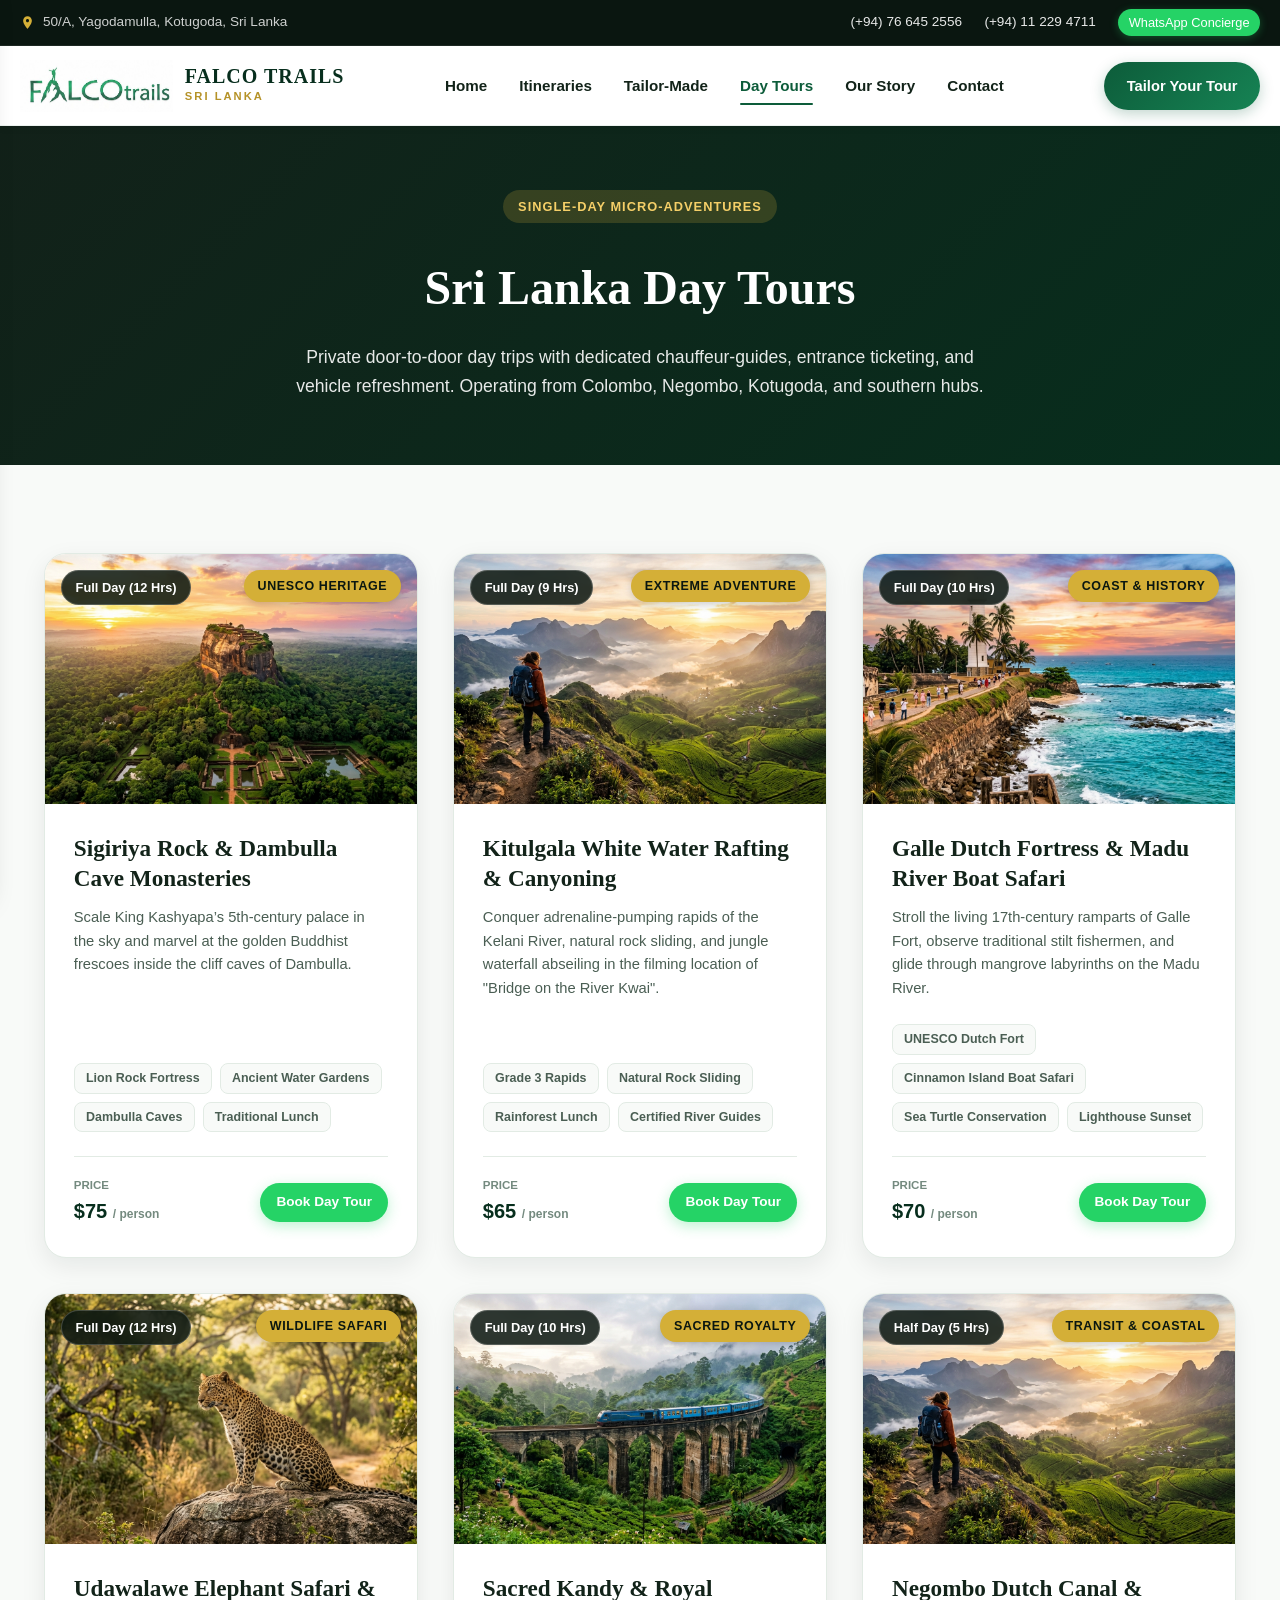
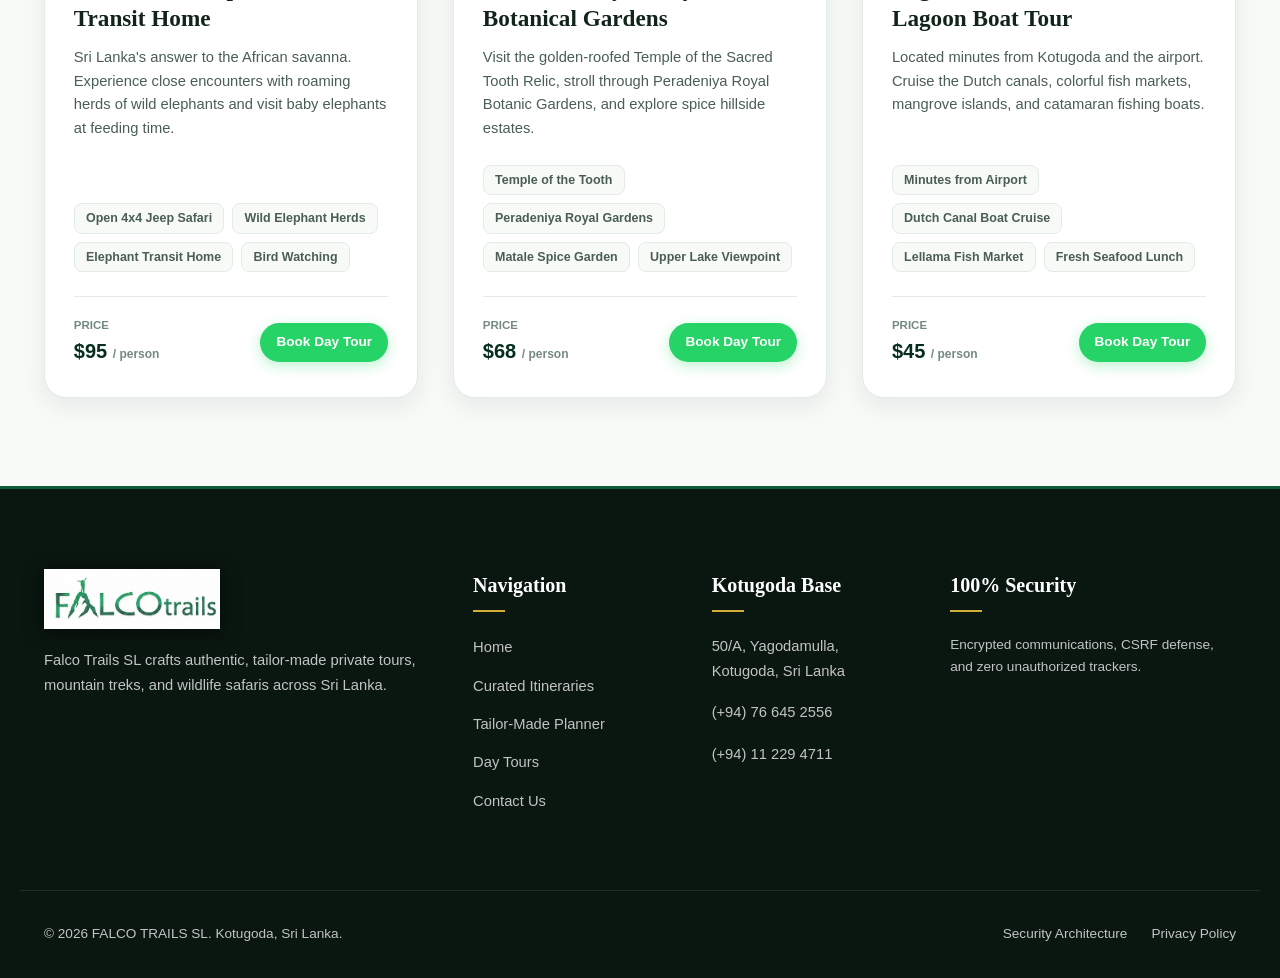
<file: day-tours.html>
<!DOCTYPE html>
<html lang="en">
<head>
  <meta charset="UTF-8">
  <meta name="viewport" content="width=device-width, initial-scale=1.0">
  <meta http-equiv="X-UA-Compatible" content="IE=edge">
  
  <title>Day Tours & Excursions | Falco Trails SL - Sri Lanka</title>
  <meta name="description" content="Explore single-day excursions in Sri Lanka with Falco Trails SL. Sigiriya Day Tour, Kitulgala Rafting, Galle Fort, Kandy, and airport transit tours with private chauffeur guides.">

  <!-- Favicon -->
  <link rel="icon" type="image/png" href="assets/images/logo.png">

  <!-- Security CSP Meta Tag -->
  <meta http-equiv="Content-Security-Policy" content="default-src 'self'; script-src 'self' 'unsafe-inline' https://fonts.googleapis.com; style-src 'self' 'unsafe-inline' https://fonts.googleapis.com; font-src 'self' https://fonts.gstatic.com data:; img-src 'self' data: https:; connect-src 'self' https://wa.me;">

  <!-- Stylesheets -->
  <link rel="stylesheet" href="assets/css/style.css">
  <link rel="stylesheet" href="assets/css/components.css">
</head>
<body>

  <!-- Top Announcement Bar -->
  <div class="top-bar">
    <div class="container top-bar-inner">
      <div class="top-bar-location">
        <svg viewBox="0 0 24 24"><path d="M12 2C8.13 2 5 5.13 5 9c0 5.25 7 13 7 13s7-7.75 7-13c0-3.87-3.13-7-7-7zm0 9.5c-1.38 0-2.5-1.12-2.5-2.5s1.12-2.5 2.5-2.5 2.5 1.12 2.5 2.5-1.12 2.5-2.5 2.5z"/></svg>
        <span>50/A, Yagodamulla, Kotugoda, Sri Lanka</span>
      </div>
      <div class="top-bar-contacts">
        <a href="tel:+94766452556">(+94) 76 645 2556</a>
        <a href="tel:+94112294711">(+94) 11 229 4711</a>
        <a href="https://wa.me/94766452556" target="_blank" rel="noopener noreferrer" class="top-whatsapp-pill">WhatsApp Concierge</a>
      </div>
    </div>
  </div>

  <!-- Header -->
  <header class="main-header">
    <div class="container nav-container">
      <a href="index.html" class="brand-logo-wrap">
        <img src="assets/images/logo.png" alt="Falco Trails SL Logo" class="brand-logo-img">
        <div class="brand-title-badge">
          <span class="company-name">FALCO TRAILS</span>
          <span class="company-sub">SRI LANKA</span>
        </div>
      </a>

      <nav class="nav-menu">
        <a href="index.html" class="nav-link">Home</a>
        <a href="tours.html" class="nav-link">Itineraries</a>
        <a href="tailor-made.html" class="nav-link">Tailor-Made</a>
        <a href="day-tours.html" class="nav-link active">Day Tours</a>
        <a href="about.html" class="nav-link">Our Story</a>
        <a href="contact.html" class="nav-link">Contact</a>
      </nav>

      <div class="nav-actions">
        <a href="tailor-made.html" class="btn-plan-trip">Tailor Your Tour</a>
        <button class="mobile-toggle" aria-label="Toggle navigation menu">
          <svg viewBox="0 0 24 24" fill="currentColor"><path d="M3 18h18v-2H3v2zm0-5h18v-2H3v2zm0-7v2h18V6H3z"/></svg>
        </button>
      </div>
    </div>
  </header>

  <!-- Mobile Drawer -->
  <div class="drawer-overlay"></div>
  <aside class="mobile-drawer">
    <button class="drawer-close">&times;</button>
    <div style="margin-bottom:1.5rem;"><img src="assets/images/logo.png" alt="Falco Trails" style="height:48px;"></div>
    <div class="drawer-links">
      <a href="index.html">Home</a>
      <a href="tours.html">Curated Itineraries</a>
      <a href="tailor-made.html">Tailor-Made Trip Planner</a>
      <a href="day-tours.html">Day Tours & Excursions</a>
      <a href="about.html">Our Story</a>
      <a href="contact.html">Contact Us</a>
    </div>
  </aside>

  <!-- Hero Banner -->
  <section class="section-padding" style="background: linear-gradient(135deg, var(--dark-surface) 0%, var(--primary-deep) 100%); color: #fff; padding-top: 4rem; padding-bottom: 4rem; text-align: center;">
    <div class="container">
      <span class="section-tag" style="background: rgba(212, 175, 55, 0.2); color: var(--accent-gold-light);">Single-Day Micro-Adventures</span>
      <h1 style="font-family: var(--font-heading); font-size: 3rem; margin: 0.8rem 0 1rem;">Sri Lanka Day Tours</h1>
      <p style="max-width: 720px; margin: 0 auto; color: rgba(255, 255, 255, 0.9); font-size: 1.1rem;">
        Private door-to-door day trips with dedicated chauffeur-guides, entrance ticketing, and vehicle refreshment. Operating from Colombo, Negombo, Kotugoda, and southern hubs.
      </p>
    </div>
  </section>

  <!-- Day Tours Grid -->
  <section class="section-padding">
    <div class="container">
      <div class="tour-grid">

        <!-- 1. Sigiriya & Dambulla -->
        <div class="tour-card" id="sigiriya-day">
          <div class="tour-card-img-wrap">
            <img src="assets/images/sigiriya.jpg" alt="Sigiriya & Dambulla" class="tour-card-img">
            <span class="tour-badge-duration">Full Day (12 Hrs)</span>
            <span class="tour-badge-category">UNESCO Heritage</span>
          </div>
          <div class="tour-card-body">
            <h3 class="tour-card-title">Sigiriya Rock & Dambulla Cave Monasteries</h3>
            <p class="tour-card-summary">Scale King Kashyapa’s 5th-century palace in the sky and marvel at the golden Buddhist frescoes inside the cliff caves of Dambulla.</p>
            <div class="tour-highlights-list">
              <span class="highlight-tag">Lion Rock Fortress</span>
              <span class="highlight-tag">Ancient Water Gardens</span>
              <span class="highlight-tag">Dambulla Caves</span>
              <span class="highlight-tag">Traditional Lunch</span>
            </div>
            <div class="tour-card-footer">
              <div class="tour-price-box">
                <span class="tour-price-label">Price</span>
                <span class="tour-price-value">$75 <small style="font-size:0.75rem;color:var(--text-muted)">/ person</small></span>
              </div>
              <a href="https://wa.me/94766452556?text=Hello%20Falco%20Trails%20SL,%20I%20would%20like%20to%20book%20the%20Sigiriya%20%26%20Dambulla%20Day%20Tour." target="_blank" rel="noopener noreferrer" class="btn-book-tour-wa" style="padding:0.5rem 1rem; font-size:0.85rem;">Book Day Tour</a>
            </div>
          </div>
        </div>

        <!-- 2. Kitulgala Rafting -->
        <div class="tour-card" id="kitulgala-day">
          <div class="tour-card-img-wrap">
            <img src="assets/images/hero-bg.jpg" alt="Kitulgala White Water Rafting" class="tour-card-img">
            <span class="tour-badge-duration">Full Day (9 Hrs)</span>
            <span class="tour-badge-category">Extreme Adventure</span>
          </div>
          <div class="tour-card-body">
            <h3 class="tour-card-title">Kitulgala White Water Rafting & Canyoning</h3>
            <p class="tour-card-summary">Conquer adrenaline-pumping rapids of the Kelani River, natural rock sliding, and jungle waterfall abseiling in the filming location of "Bridge on the River Kwai".</p>
            <div class="tour-highlights-list">
              <span class="highlight-tag">Grade 3 Rapids</span>
              <span class="highlight-tag">Natural Rock Sliding</span>
              <span class="highlight-tag">Rainforest Lunch</span>
              <span class="highlight-tag">Certified River Guides</span>
            </div>
            <div class="tour-card-footer">
              <div class="tour-price-box">
                <span class="tour-price-label">Price</span>
                <span class="tour-price-value">$65 <small style="font-size:0.75rem;color:var(--text-muted)">/ person</small></span>
              </div>
              <a href="https://wa.me/94766452556?text=Hello%20Falco%20Trails%20SL,%20I%20would%20like%20to%20book%20the%20Kitulgala%20White%20Water%20Rafting%20Day%20Tour." target="_blank" rel="noopener noreferrer" class="btn-book-tour-wa" style="padding:0.5rem 1rem; font-size:0.85rem;">Book Day Tour</a>
            </div>
          </div>
        </div>

        <!-- 3. Galle Fort & Madu River -->
        <div class="tour-card" id="galle-day">
          <div class="tour-card-img-wrap">
            <img src="assets/images/galle-fort.jpg" alt="Galle Fort & Madu River" class="tour-card-img">
            <span class="tour-badge-duration">Full Day (10 Hrs)</span>
            <span class="tour-badge-category">Coast & History</span>
          </div>
          <div class="tour-card-body">
            <h3 class="tour-card-title">Galle Dutch Fortress & Madu River Boat Safari</h3>
            <p class="tour-card-summary">Stroll the living 17th-century ramparts of Galle Fort, observe traditional stilt fishermen, and glide through mangrove labyrinths on the Madu River.</p>
            <div class="tour-highlights-list">
              <span class="highlight-tag">UNESCO Dutch Fort</span>
              <span class="highlight-tag">Cinnamon Island Boat Safari</span>
              <span class="highlight-tag">Sea Turtle Conservation</span>
              <span class="highlight-tag">Lighthouse Sunset</span>
            </div>
            <div class="tour-card-footer">
              <div class="tour-price-box">
                <span class="tour-price-label">Price</span>
                <span class="tour-price-value">$70 <small style="font-size:0.75rem;color:var(--text-muted)">/ person</small></span>
              </div>
              <a href="https://wa.me/94766452556?text=Hello%20Falco%20Trails%20SL,%20I%20would%20like%20to%20book%20the%20Galle%20Dutch%20Fort%20Day%20Tour." target="_blank" rel="noopener noreferrer" class="btn-book-tour-wa" style="padding:0.5rem 1rem; font-size:0.85rem;">Book Day Tour</a>
            </div>
          </div>
        </div>

        <!-- 4. Udawalawe Safari -->
        <div class="tour-card" id="udawalawe-day">
          <div class="tour-card-img-wrap">
            <img src="assets/images/yala-safari.jpg" alt="Udawalawe Elephant Safari" class="tour-card-img">
            <span class="tour-badge-duration">Full Day (12 Hrs)</span>
            <span class="tour-badge-category">Wildlife Safari</span>
          </div>
          <div class="tour-card-body">
            <h3 class="tour-card-title">Udawalawe Elephant Safari & Transit Home</h3>
            <p class="tour-card-summary">Sri Lanka's answer to the African savanna. Experience close encounters with roaming herds of wild elephants and visit baby elephants at feeding time.</p>
            <div class="tour-highlights-list">
              <span class="highlight-tag">Open 4x4 Jeep Safari</span>
              <span class="highlight-tag">Wild Elephant Herds</span>
              <span class="highlight-tag">Elephant Transit Home</span>
              <span class="highlight-tag">Bird Watching</span>
            </div>
            <div class="tour-card-footer">
              <div class="tour-price-box">
                <span class="tour-price-label">Price</span>
                <span class="tour-price-value">$95 <small style="font-size:0.75rem;color:var(--text-muted)">/ person</small></span>
              </div>
              <a href="https://wa.me/94766452556?text=Hello%20Falco%20Trails%20SL,%20I%20would%20like%20to%20book%20the%20Udawalawe%20Elephant%20Safari%20Day%20Tour." target="_blank" rel="noopener noreferrer" class="btn-book-tour-wa" style="padding:0.5rem 1rem; font-size:0.85rem;">Book Day Tour</a>
            </div>
          </div>
        </div>

        <!-- 5. Kandy Cultural Day Tour -->
        <div class="tour-card">
          <div class="tour-card-img-wrap">
            <img src="assets/images/ella-train.jpg" alt="Kandy Cultural Day Tour" class="tour-card-img">
            <span class="tour-badge-duration">Full Day (10 Hrs)</span>
            <span class="tour-badge-category">Sacred Royalty</span>
          </div>
          <div class="tour-card-body">
            <h3 class="tour-card-title">Sacred Kandy & Royal Botanical Gardens</h3>
            <p class="tour-card-summary">Visit the golden-roofed Temple of the Sacred Tooth Relic, stroll through Peradeniya Royal Botanic Gardens, and explore spice hillside estates.</p>
            <div class="tour-highlights-list">
              <span class="highlight-tag">Temple of the Tooth</span>
              <span class="highlight-tag">Peradeniya Royal Gardens</span>
              <span class="highlight-tag">Matale Spice Garden</span>
              <span class="highlight-tag">Upper Lake Viewpoint</span>
            </div>
            <div class="tour-card-footer">
              <div class="tour-price-box">
                <span class="tour-price-label">Price</span>
                <span class="tour-price-value">$68 <small style="font-size:0.75rem;color:var(--text-muted)">/ person</small></span>
              </div>
              <a href="https://wa.me/94766452556?text=Hello%20Falco%20Trails%20SL,%20I%20would%20like%20to%20book%20the%20Kandy%20Cultural%20Day%20Tour." target="_blank" rel="noopener noreferrer" class="btn-book-tour-wa" style="padding:0.5rem 1rem; font-size:0.85rem;">Book Day Tour</a>
            </div>
          </div>
        </div>

        <!-- 6. Negombo Lagoon & Airport Transit Tour -->
        <div class="tour-card">
          <div class="tour-card-img-wrap">
            <img src="assets/images/hero-bg.jpg" alt="Negombo Lagoon & Airport Transit" class="tour-card-img">
            <span class="tour-badge-duration">Half Day (5 Hrs)</span>
            <span class="tour-badge-category">Transit & Coastal</span>
          </div>
          <div class="tour-card-body">
            <h3 class="tour-card-title">Negombo Dutch Canal & Lagoon Boat Tour</h3>
            <p class="tour-card-summary">Located minutes from Kotugoda and the airport. Cruise the Dutch canals, colorful fish markets, mangrove islands, and catamaran fishing boats.</p>
            <div class="tour-highlights-list">
              <span class="highlight-tag">Minutes from Airport</span>
              <span class="highlight-tag">Dutch Canal Boat Cruise</span>
              <span class="highlight-tag">Lellama Fish Market</span>
              <span class="highlight-tag">Fresh Seafood Lunch</span>
            </div>
            <div class="tour-card-footer">
              <div class="tour-price-box">
                <span class="tour-price-label">Price</span>
                <span class="tour-price-value">$45 <small style="font-size:0.75rem;color:var(--text-muted)">/ person</small></span>
              </div>
              <a href="https://wa.me/94766452556?text=Hello%20Falco%20Trails%20SL,%20I%20would%20like%20to%20book%20the%20Negombo%20Lagoon%20Transit%20Day%20Tour." target="_blank" rel="noopener noreferrer" class="btn-book-tour-wa" style="padding:0.5rem 1rem; font-size:0.85rem;">Book Day Tour</a>
            </div>
          </div>
        </div>

      </div>
    </div>
  </section>

  <!-- Footer -->
  <footer class="main-footer">
    <div class="container footer-grid">
      <div class="footer-brand">
        <img src="assets/images/logo.png" alt="Falco Trails SL" class="footer-logo">
        <p class="footer-about">Falco Trails SL crafts authentic, tailor-made private tours, mountain treks, and wildlife safaris across Sri Lanka.</p>
      </div>
      <div>
        <h4 class="footer-title">Navigation</h4>
        <ul class="footer-links">
          <li><a href="index.html">Home</a></li>
          <li><a href="tours.html">Curated Itineraries</a></li>
          <li><a href="tailor-made.html">Tailor-Made Planner</a></li>
          <li><a href="day-tours.html">Day Tours</a></li>
          <li><a href="contact.html">Contact Us</a></li>
        </ul>
      </div>
      <div>
        <h4 class="footer-title">Kotugoda Base</h4>
        <div class="footer-contact-item"><span>50/A, Yagodamulla, Kotugoda, Sri Lanka</span></div>
        <div class="footer-contact-item"><a href="tel:+94766452556">(+94) 76 645 2556</a></div>
        <div class="footer-contact-item"><a href="tel:+94112294711">(+94) 11 229 4711</a></div>
      </div>
      <div>
        <h4 class="footer-title">100% Security</h4>
        <p style="font-size:0.85rem; line-height:1.6;">Encrypted communications, CSRF defense, and zero unauthorized trackers.</p>
      </div>
    </div>
    <div class="container footer-bottom">
      <p>&copy; 2026 FALCO TRAILS SL. Kotugoda, Sri Lanka.</p>
      <div class="footer-bottom-links">
        <a href="security-privacy.html">Security Architecture</a>
        <a href="security-privacy.html#privacy">Privacy Policy</a>
      </div>
    </div>
  </footer>

  <!-- Scripts -->
  <script src="assets/js/security.js"></script>
  <script src="assets/js/app.js"></script>
</body>
</html>
</file>
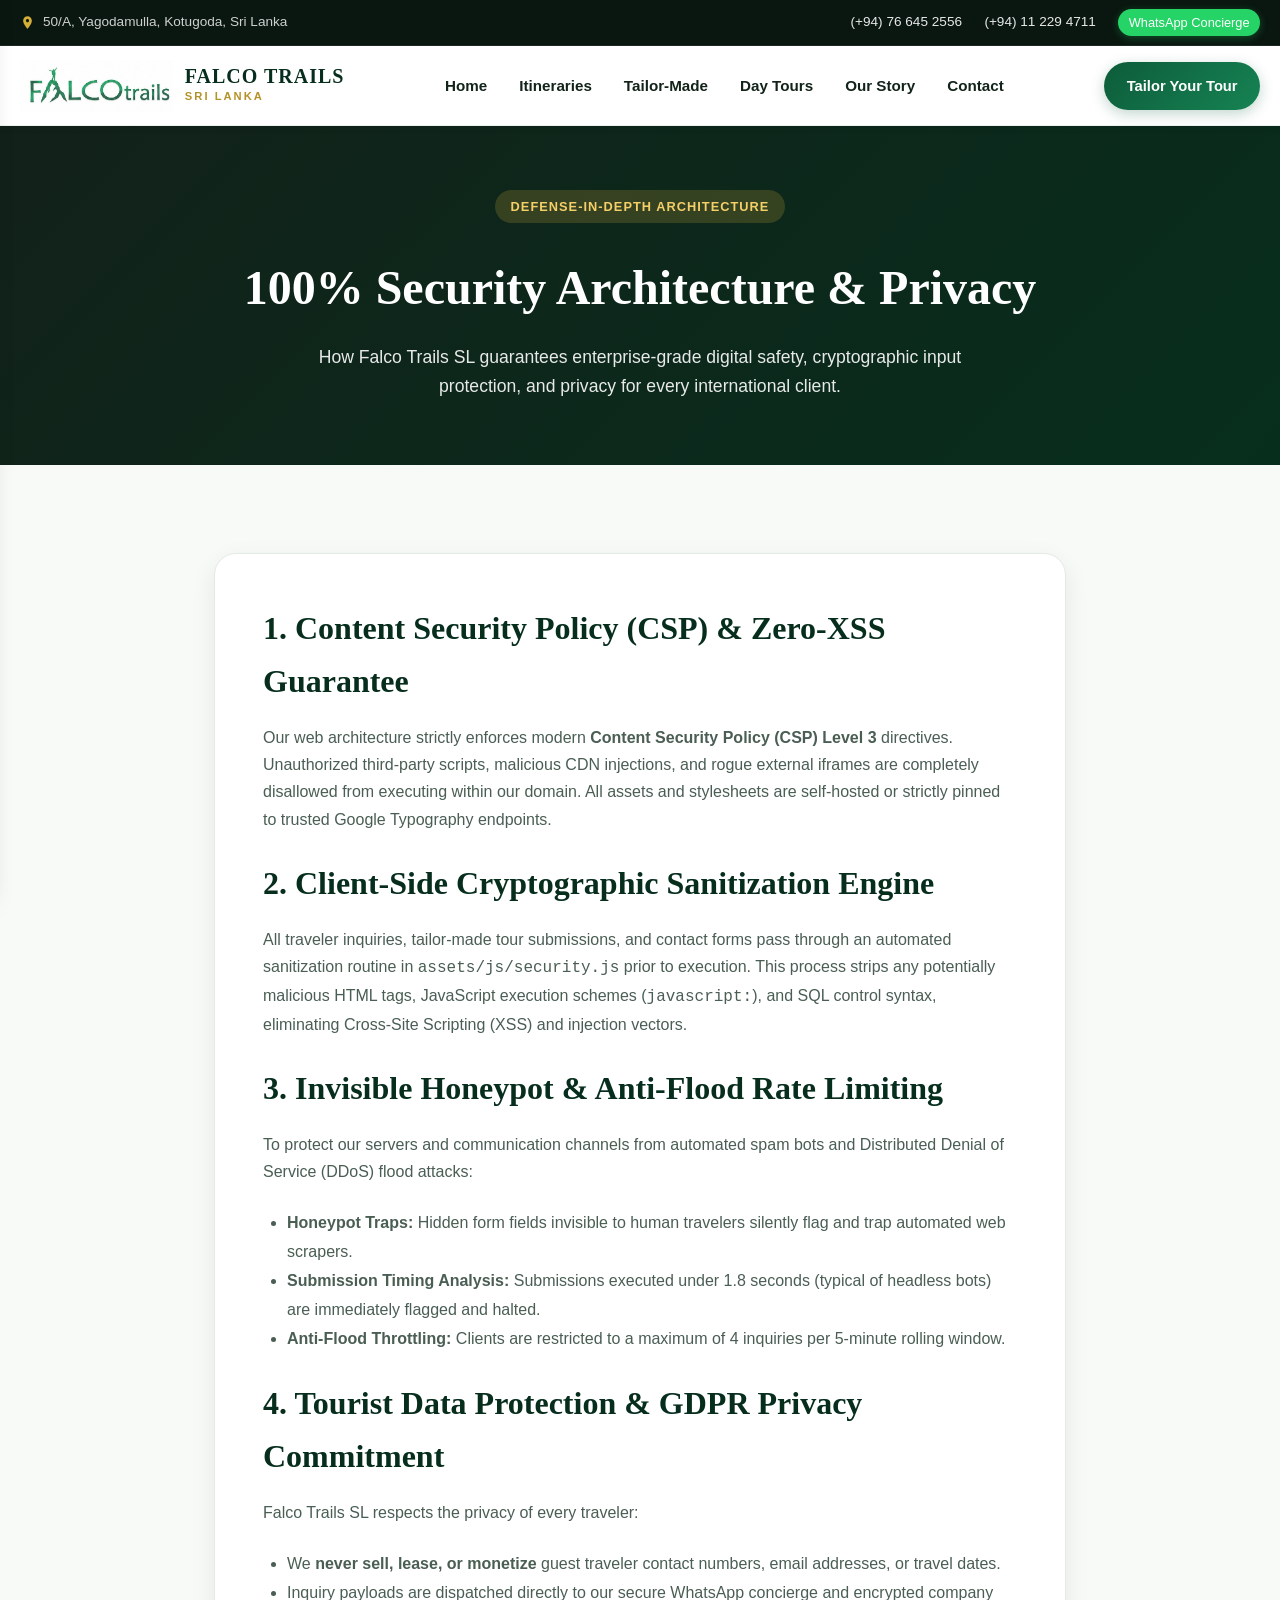
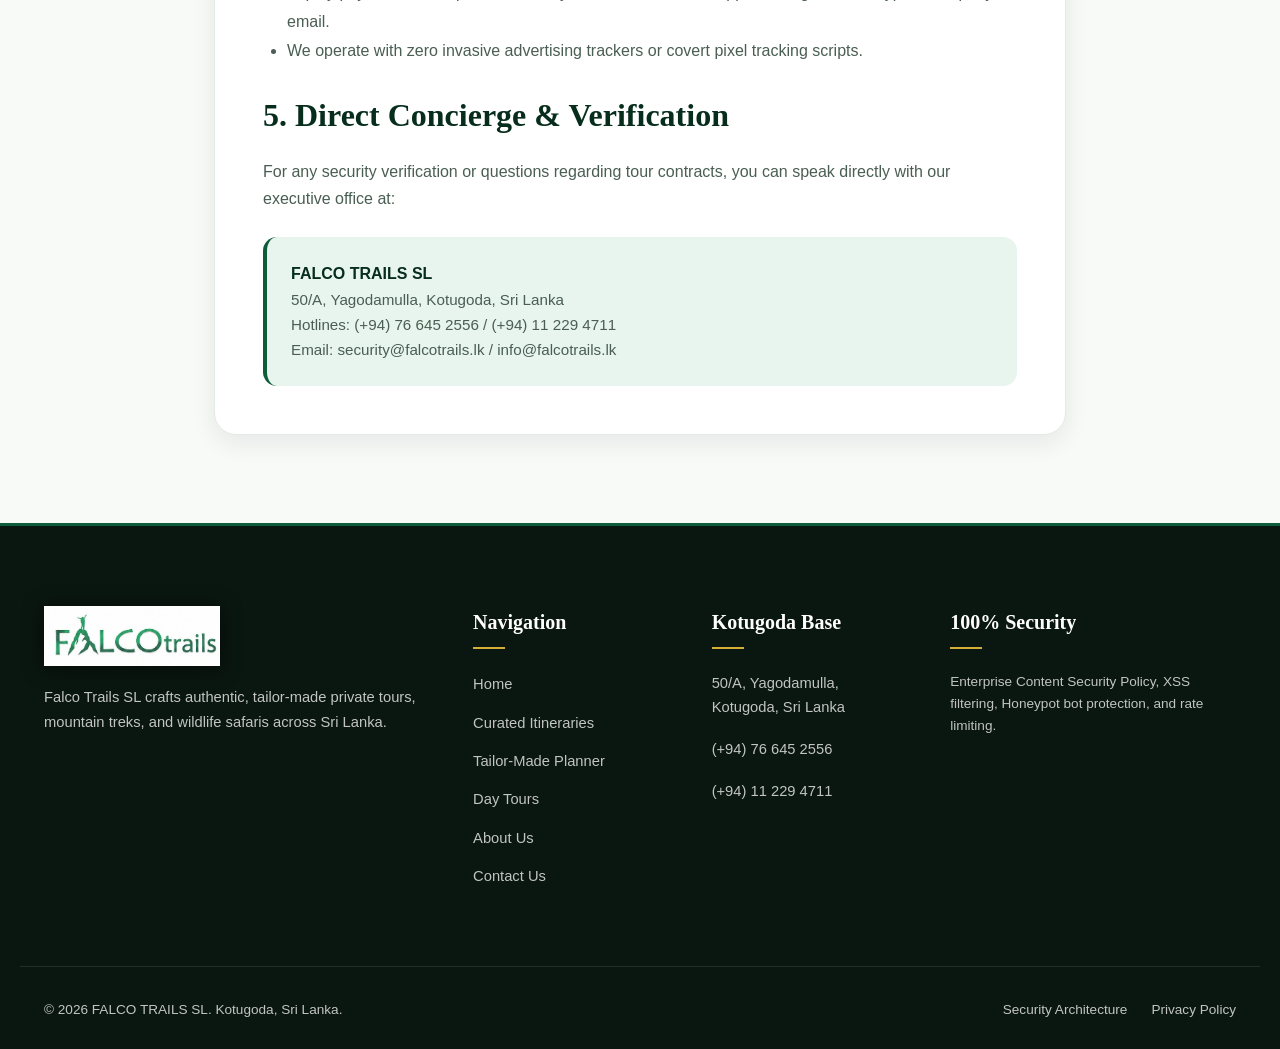
<file: security-privacy.html>
<!DOCTYPE html>
<html lang="en">
<head>
  <meta charset="UTF-8">
  <meta name="viewport" content="width=device-width, initial-scale=1.0">
  <meta http-equiv="X-UA-Compatible" content="IE=edge">
  
  <title>100% Security Architecture & Privacy Policy | Falco Trails SL</title>
  <meta name="description" content="Falco Trails SL 100% Security Architecture commitment. Detailed breakdown of Content Security Policy (CSP), anti-bot defense, data encryption, and guest privacy protection.">

  <!-- Favicon -->
  <link rel="icon" type="image/png" href="assets/images/logo.png">

  <!-- Security CSP Meta Tag -->
  <meta http-equiv="Content-Security-Policy" content="default-src 'self'; script-src 'self' 'unsafe-inline' https://fonts.googleapis.com; style-src 'self' 'unsafe-inline' https://fonts.googleapis.com; font-src 'self' https://fonts.gstatic.com data:; img-src 'self' data: https:; connect-src 'self' https://wa.me;">

  <!-- Stylesheets -->
  <link rel="stylesheet" href="assets/css/style.css">
  <link rel="stylesheet" href="assets/css/components.css">
</head>
<body>

  <!-- Top Announcement Bar -->
  <div class="top-bar">
    <div class="container top-bar-inner">
      <div class="top-bar-location">
        <svg viewBox="0 0 24 24"><path d="M12 2C8.13 2 5 5.13 5 9c0 5.25 7 13 7 13s7-7.75 7-13c0-3.87-3.13-7-7-7zm0 9.5c-1.38 0-2.5-1.12-2.5-2.5s1.12-2.5 2.5-2.5 2.5 1.12 2.5 2.5-1.12 2.5-2.5 2.5z"/></svg>
        <span>50/A, Yagodamulla, Kotugoda, Sri Lanka</span>
      </div>
      <div class="top-bar-contacts">
        <a href="tel:+94766452556">(+94) 76 645 2556</a>
        <a href="tel:+94112294711">(+94) 11 229 4711</a>
        <a href="https://wa.me/94766452556" target="_blank" rel="noopener noreferrer" class="top-whatsapp-pill">WhatsApp Concierge</a>
      </div>
    </div>
  </div>

  <!-- Header -->
  <header class="main-header">
    <div class="container nav-container">
      <a href="index.html" class="brand-logo-wrap">
        <img src="assets/images/logo.png" alt="Falco Trails SL Logo" class="brand-logo-img">
        <div class="brand-title-badge">
          <span class="company-name">FALCO TRAILS</span>
          <span class="company-sub">SRI LANKA</span>
        </div>
      </a>

      <nav class="nav-menu">
        <a href="index.html" class="nav-link">Home</a>
        <a href="tours.html" class="nav-link">Itineraries</a>
        <a href="tailor-made.html" class="nav-link">Tailor-Made</a>
        <a href="day-tours.html" class="nav-link">Day Tours</a>
        <a href="about.html" class="nav-link">Our Story</a>
        <a href="contact.html" class="nav-link">Contact</a>
      </nav>

      <div class="nav-actions">
        <a href="tailor-made.html" class="btn-plan-trip">Tailor Your Tour</a>
        <button class="mobile-toggle" aria-label="Toggle navigation menu">
          <svg viewBox="0 0 24 24" fill="currentColor"><path d="M3 18h18v-2H3v2zm0-5h18v-2H3v2zm0-7v2h18V6H3z"/></svg>
        </button>
      </div>
    </div>
  </header>

  <!-- Mobile Drawer -->
  <div class="drawer-overlay"></div>
  <aside class="mobile-drawer">
    <button class="drawer-close">&times;</button>
    <div style="margin-bottom:1.5rem;"><img src="assets/images/logo.png" alt="Falco Trails" style="height:48px;"></div>
    <div class="drawer-links">
      <a href="index.html">Home</a>
      <a href="tours.html">Curated Itineraries</a>
      <a href="tailor-made.html">Tailor-Made Trip Planner</a>
      <a href="day-tours.html">Day Tours & Excursions</a>
      <a href="about.html">Our Story</a>
      <a href="contact.html">Contact Us</a>
    </div>
  </aside>

  <!-- Hero Banner -->
  <section class="section-padding" style="background: linear-gradient(135deg, var(--dark-surface) 0%, var(--primary-deep) 100%); color: #fff; padding-top: 4rem; padding-bottom: 4rem; text-align: center;">
    <div class="container">
      <span class="section-tag" style="background: rgba(212, 175, 55, 0.2); color: var(--accent-gold-light);">Defense-In-Depth Architecture</span>
      <h1 style="font-family: var(--font-heading); font-size: 3rem; margin: 0.8rem 0 1rem;">100% Security Architecture & Privacy</h1>
      <p style="max-width: 720px; margin: 0 auto; color: rgba(255, 255, 255, 0.9); font-size: 1.1rem;">
        How Falco Trails SL guarantees enterprise-grade digital safety, cryptographic input protection, and privacy for every international client.
      </p>
    </div>
  </section>

  <!-- Content Breakdown -->
  <section class="section-padding" style="background: var(--light-bg);">
    <div class="container" style="max-width: 900px;">
      
      <div style="background:#ffffff; padding:3rem; border-radius:var(--radius-lg); border:1px solid var(--light-border); box-shadow:var(--shadow-md);">
        
        <h2 style="font-family:var(--font-heading); font-size:2rem; color:var(--primary-deep); margin-bottom:1rem;">1. Content Security Policy (CSP) & Zero-XSS Guarantee</h2>
        <p style="color:var(--text-secondary); line-height:1.7; margin-bottom:1.5rem;">
          Our web architecture strictly enforces modern <strong>Content Security Policy (CSP) Level 3</strong> directives. Unauthorized third-party scripts, malicious CDN injections, and rogue external iframes are completely disallowed from executing within our domain. All assets and stylesheets are self-hosted or strictly pinned to trusted Google Typography endpoints.
        </p>

        <h2 style="font-family:var(--font-heading); font-size:2rem; color:var(--primary-deep); margin-bottom:1rem;">2. Client-Side Cryptographic Sanitization Engine</h2>
        <p style="color:var(--text-secondary); line-height:1.7; margin-bottom:1.5rem;">
          All traveler inquiries, tailor-made tour submissions, and contact forms pass through an automated sanitization routine in <code>assets/js/security.js</code> prior to execution. This process strips any potentially malicious HTML tags, JavaScript execution schemes (<code>javascript:</code>), and SQL control syntax, eliminating Cross-Site Scripting (XSS) and injection vectors.
        </p>

        <h2 style="font-family:var(--font-heading); font-size:2rem; color:var(--primary-deep); margin-bottom:1rem;">3. Invisible Honeypot & Anti-Flood Rate Limiting</h2>
        <p style="color:var(--text-secondary); line-height:1.7; margin-bottom:1.5rem;">
          To protect our servers and communication channels from automated spam bots and Distributed Denial of Service (DDoS) flood attacks:
        </p>
        <ul style="list-style:disc; margin-left:1.5rem; color:var(--text-secondary); line-height:1.8; margin-bottom:1.5rem;">
          <li><strong>Honeypot Traps:</strong> Hidden form fields invisible to human travelers silently flag and trap automated web scrapers.</li>
          <li><strong>Submission Timing Analysis:</strong> Submissions executed under 1.8 seconds (typical of headless bots) are immediately flagged and halted.</li>
          <li><strong>Anti-Flood Throttling:</strong> Clients are restricted to a maximum of 4 inquiries per 5-minute rolling window.</li>
        </ul>

        <h2 id="privacy" style="font-family:var(--font-heading); font-size:2rem; color:var(--primary-deep); margin-bottom:1rem;">4. Tourist Data Protection & GDPR Privacy Commitment</h2>
        <p style="color:var(--text-secondary); line-height:1.7; margin-bottom:1.5rem;">
          Falco Trails SL respects the privacy of every traveler:
        </p>
        <ul style="list-style:disc; margin-left:1.5rem; color:var(--text-secondary); line-height:1.8; margin-bottom:1.5rem;">
          <li>We <strong>never sell, lease, or monetize</strong> guest traveler contact numbers, email addresses, or travel dates.</li>
          <li>Inquiry payloads are dispatched directly to our secure WhatsApp concierge and encrypted company email.</li>
          <li>We operate with zero invasive advertising trackers or covert pixel tracking scripts.</li>
        </ul>

        <h2 id="terms" style="font-family:var(--font-heading); font-size:2rem; color:var(--primary-deep); margin-bottom:1rem;">5. Direct Concierge & Verification</h2>
        <p style="color:var(--text-secondary); line-height:1.7; margin-bottom:1.5rem;">
          For any security verification or questions regarding tour contracts, you can speak directly with our executive office at:
        </p>
        <div style="background:var(--primary-soft); padding:1.5rem; border-radius:var(--radius-md); border-left:4px solid var(--primary);">
          <p style="font-weight:700; color:var(--primary-deep);">FALCO TRAILS SL</p>
          <p style="color:var(--text-secondary); font-size:0.95rem;">50/A, Yagodamulla, Kotugoda, Sri Lanka</p>
          <p style="color:var(--text-secondary); font-size:0.95rem;">Hotlines: (+94) 76 645 2556 / (+94) 11 229 4711</p>
          <p style="color:var(--text-secondary); font-size:0.95rem;">Email: security@falcotrails.lk / info@falcotrails.lk</p>
        </div>

      </div>

    </div>
  </section>

  <!-- Footer -->
  <footer class="main-footer">
    <div class="container footer-grid">
      <div class="footer-brand">
        <img src="assets/images/logo.png" alt="Falco Trails SL" class="footer-logo">
        <p class="footer-about">Falco Trails SL crafts authentic, tailor-made private tours, mountain treks, and wildlife safaris across Sri Lanka.</p>
      </div>
      <div>
        <h4 class="footer-title">Navigation</h4>
        <ul class="footer-links">
          <li><a href="index.html">Home</a></li>
          <li><a href="tours.html">Curated Itineraries</a></li>
          <li><a href="tailor-made.html">Tailor-Made Planner</a></li>
          <li><a href="day-tours.html">Day Tours</a></li>
          <li><a href="about.html">About Us</a></li>
          <li><a href="contact.html">Contact Us</a></li>
        </ul>
      </div>
      <div>
        <h4 class="footer-title">Kotugoda Base</h4>
        <div class="footer-contact-item"><span>50/A, Yagodamulla, Kotugoda, Sri Lanka</span></div>
        <div class="footer-contact-item"><a href="tel:+94766452556">(+94) 76 645 2556</a></div>
        <div class="footer-contact-item"><a href="tel:+94112294711">(+94) 11 229 4711</a></div>
      </div>
      <div>
        <h4 class="footer-title">100% Security</h4>
        <p style="font-size:0.85rem; line-height:1.6;">Enterprise Content Security Policy, XSS filtering, Honeypot bot protection, and rate limiting.</p>
      </div>
    </div>
    <div class="container footer-bottom">
      <p>&copy; 2026 FALCO TRAILS SL. Kotugoda, Sri Lanka.</p>
      <div class="footer-bottom-links">
        <a href="security-privacy.html">Security Architecture</a>
        <a href="security-privacy.html#privacy">Privacy Policy</a>
      </div>
    </div>
  </footer>

  <!-- Scripts -->
  <script src="assets/js/security.js"></script>
  <script src="assets/js/app.js"></script>
</body>
</html>
</file>
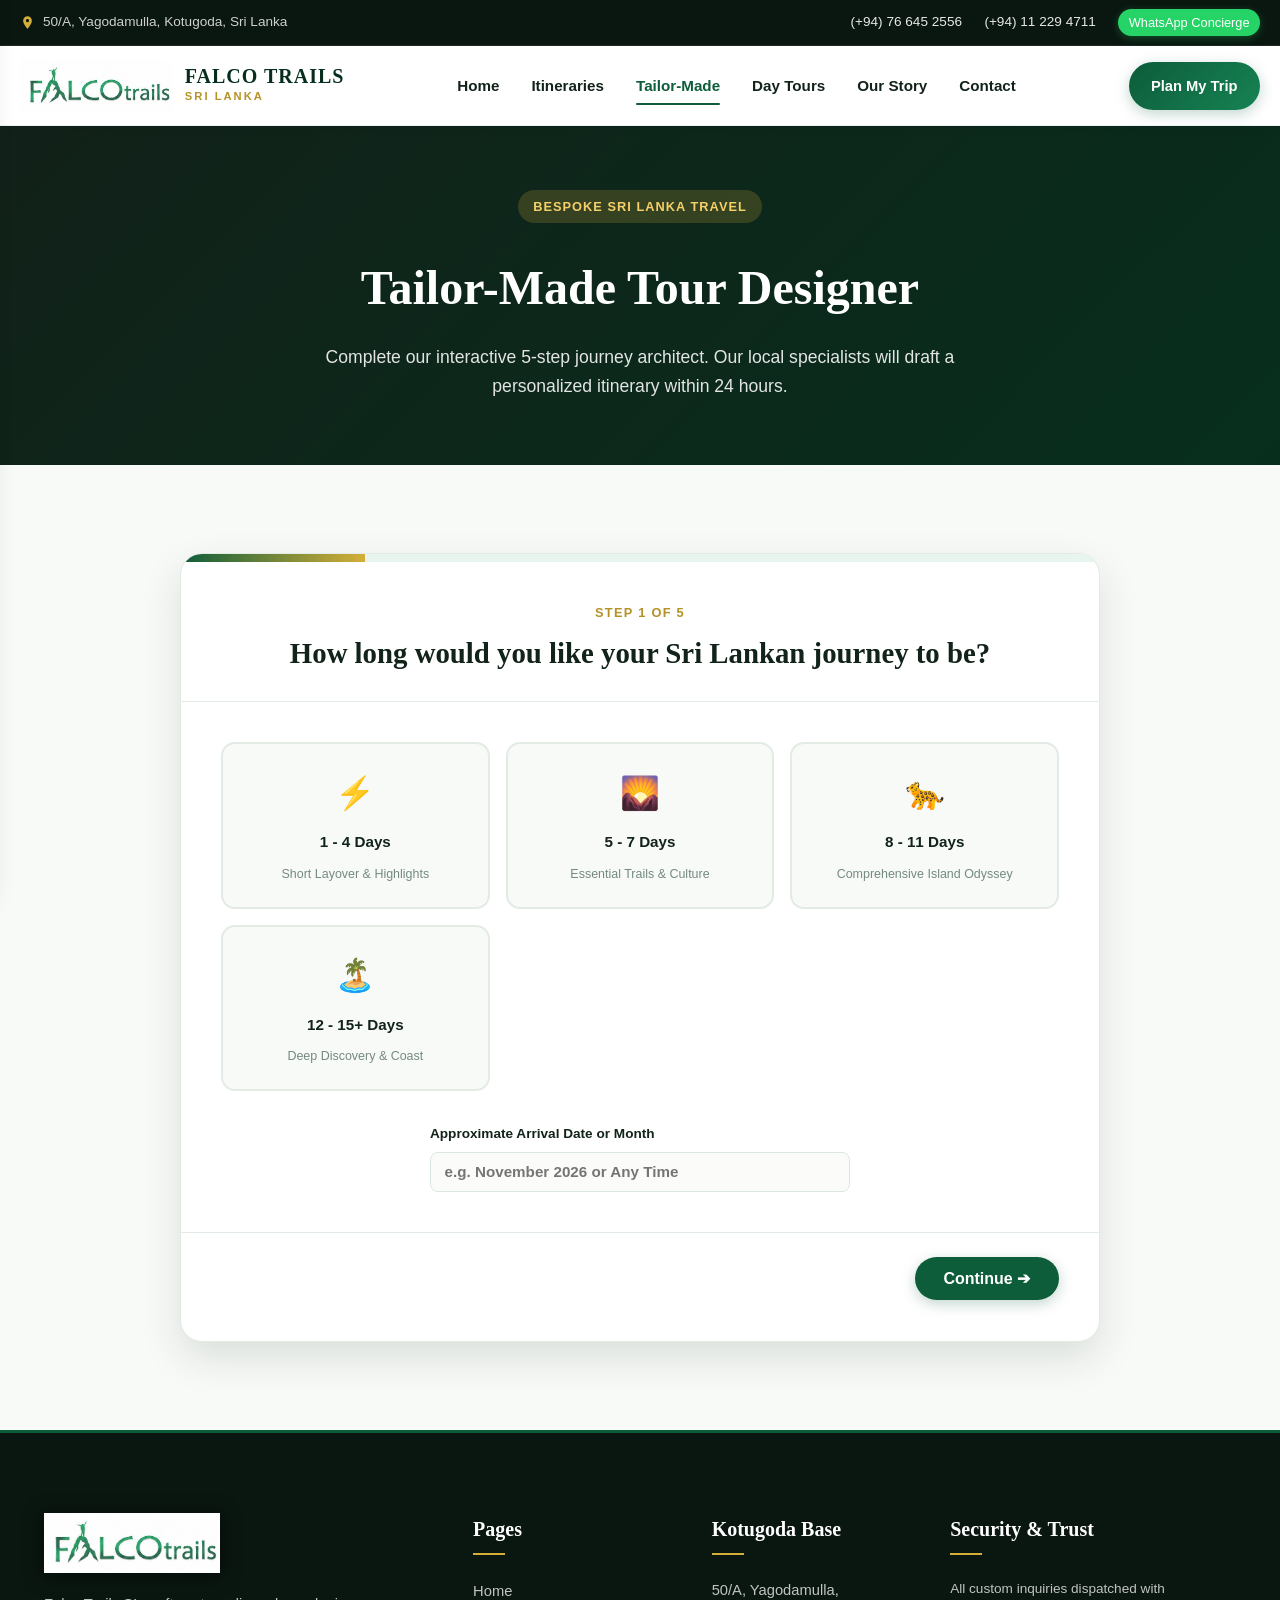
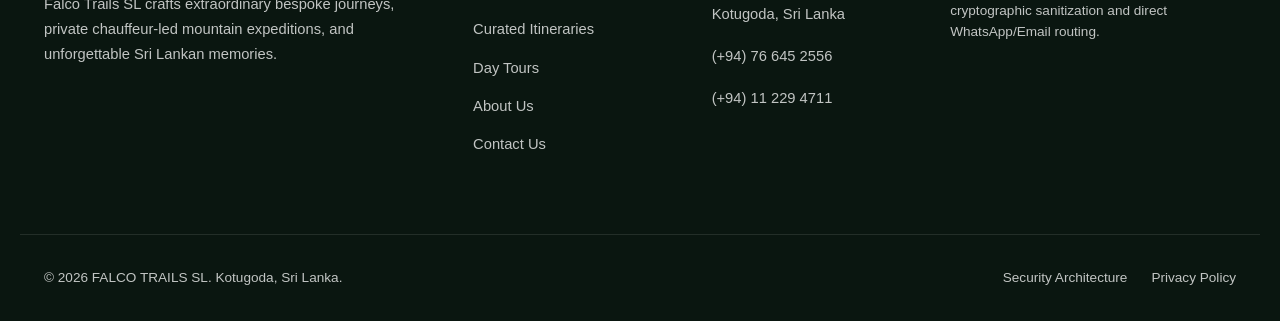
<file: tailor-made.html>
<!DOCTYPE html>
<html lang="en">
<head>
  <meta charset="UTF-8">
  <meta name="viewport" content="width=device-width, initial-scale=1.0">
  <meta http-equiv="X-UA-Compatible" content="IE=edge">
  
  <title>Tailor-Made Tours | Falco Trails SL - Sri Lanka Custom Holidays</title>
  <meta name="description" content="Design your personalized private Sri Lanka holiday with Falco Trails SL. Custom itineraries, luxury eco-villas, private chauffeur guides, and 100% secure booking.">

  <!-- Favicon -->
  <link rel="icon" type="image/png" href="assets/images/logo.png">

  <!-- Security CSP Meta Tag -->
  <meta http-equiv="Content-Security-Policy" content="default-src 'self'; script-src 'self' 'unsafe-inline' https://fonts.googleapis.com; style-src 'self' 'unsafe-inline' https://fonts.googleapis.com; font-src 'self' https://fonts.gstatic.com data:; img-src 'self' data: https:; connect-src 'self' https://wa.me;">

  <!-- Stylesheets -->
  <link rel="stylesheet" href="assets/css/style.css">
  <link rel="stylesheet" href="assets/css/components.css">
</head>
<body>

  <!-- Top Announcement Bar -->
  <div class="top-bar">
    <div class="container top-bar-inner">
      <div class="top-bar-location">
        <svg viewBox="0 0 24 24"><path d="M12 2C8.13 2 5 5.13 5 9c0 5.25 7 13 7 13s7-7.75 7-13c0-3.87-3.13-7-7-7zm0 9.5c-1.38 0-2.5-1.12-2.5-2.5s1.12-2.5 2.5-2.5 2.5 1.12 2.5 2.5-1.12 2.5-2.5 2.5z"/></svg>
        <span>50/A, Yagodamulla, Kotugoda, Sri Lanka</span>
      </div>
      <div class="top-bar-contacts">
        <a href="tel:+94766452556">(+94) 76 645 2556</a>
        <a href="tel:+94112294711">(+94) 11 229 4711</a>
        <a href="https://wa.me/94766452556" target="_blank" rel="noopener noreferrer" class="top-whatsapp-pill">WhatsApp Concierge</a>
      </div>
    </div>
  </div>

  <!-- Main Navigation Header -->
  <header class="main-header" id="navbar">
    <div class="container nav-container">
      <a href="index.html" class="brand-logo-wrap">
        <img src="assets/images/logo.png" alt="Falco Trails SL Logo" class="brand-logo-img">
        <div class="brand-title-badge">
          <span class="company-name">FALCO TRAILS</span>
          <span class="company-sub">SRI LANKA</span>
        </div>
      </a>

      <nav class="nav-menu">
        <a href="index.html" class="nav-link">Home</a>
        <a href="tours.html" class="nav-link">Itineraries</a>
        <a href="tailor-made.html" class="nav-link active">Tailor-Made</a>
        <a href="day-tours.html" class="nav-link">Day Tours</a>
        <a href="about.html" class="nav-link">Our Story</a>
        <a href="contact.html" class="nav-link">Contact</a>
      </nav>

      <div class="nav-actions">
        <a href="tailor-made.html" class="btn-plan-trip">Plan My Trip</a>
        <button class="mobile-toggle" aria-label="Toggle navigation menu">
          <svg viewBox="0 0 24 24" fill="currentColor"><path d="M3 18h18v-2H3v2zm0-5h18v-2H3v2zm0-7v2h18V6H3z"/></svg>
        </button>
      </div>
    </div>
  </header>

  <!-- Mobile Drawer -->
  <div class="drawer-overlay"></div>
  <aside class="mobile-drawer">
    <button class="drawer-close">&times;</button>
    <div style="margin-bottom:1.5rem;"><img src="assets/images/logo.png" alt="Falco Trails" style="height:48px;"></div>
    <div class="drawer-links">
      <a href="index.html">Home</a>
      <a href="tours.html">Curated Itineraries</a>
      <a href="tailor-made.html">Tailor-Made Trip Planner</a>
      <a href="day-tours.html">Day Tours & Excursions</a>
      <a href="about.html">Our Story & Ethos</a>
      <a href="contact.html">Contact Us</a>
    </div>
  </aside>

  <!-- Inner Page Hero -->
  <section class="section-padding" style="background: linear-gradient(135deg, var(--dark-surface) 0%, var(--primary-deep) 100%); color: #fff; padding-top: 4rem; padding-bottom: 4rem; text-align: center;">
    <div class="container">
      <span class="section-tag" style="background: rgba(212, 175, 55, 0.2); color: var(--accent-gold-light);">Bespoke Sri Lanka Travel</span>
      <h1 style="font-family: var(--font-heading); font-size: 3rem; margin: 0.8rem 0 1rem;">Tailor-Made Tour Designer</h1>
      <p style="max-width: 680px; margin: 0 auto; color: rgba(255, 255, 255, 0.88); font-size: 1.1rem;">
        Complete our interactive 5-step journey architect. Our local specialists will draft a personalized itinerary within 24 hours.
      </p>
    </div>
  </section>

  <!-- Interactive Step-by-Step Planner Container -->
  <section class="section-padding" style="background: var(--light-bg);">
    <div class="container">
      <form id="falco-tailor-made-form" data-secure="true" class="planner-wrapper">
        
        <!-- Progress Bar -->
        <div class="planner-progress-bar">
          <div class="planner-progress-fill"></div>
        </div>

        <!-- Header -->
        <div class="planner-header">
          <div class="planner-step-indicator">Step 1 of 5</div>
          <h2 class="planner-step-title">How long would you like your Sri Lankan journey to be?</h2>
        </div>

        <!-- Content Steps -->
        <div class="planner-content">

          <!-- STEP 1: Duration -->
          <div class="planner-step active" data-step="1">
            <div class="card-selector-grid">
              <div class="selection-card" data-group="duration" data-value="1 - 4 Days">
                <span class="selection-card-icon">⚡</span>
                <span class="selection-card-title">1 - 4 Days</span>
                <span class="selection-card-sub">Short Layover & Highlights</span>
              </div>
              <div class="selection-card" data-group="duration" data-value="5 - 7 Days">
                <span class="selection-card-icon">🌄</span>
                <span class="selection-card-title">5 - 7 Days</span>
                <span class="selection-card-sub">Essential Trails & Culture</span>
              </div>
              <div class="selection-card" data-group="duration" data-value="8 - 11 Days">
                <span class="selection-card-icon">🐆</span>
                <span class="selection-card-title">8 - 11 Days</span>
                <span class="selection-card-sub">Comprehensive Island Odyssey</span>
              </div>
              <div class="selection-card" data-group="duration" data-value="12 - 15+ Days">
                <span class="selection-card-icon">🏝️</span>
                <span class="selection-card-title">12 - 15+ Days</span>
                <span class="selection-card-sub">Deep Discovery & Coast</span>
              </div>
            </div>

            <div style="margin-top: 2rem; max-width: 420px; margin-left: auto; margin-right: auto;">
              <label for="planner-dates" style="font-weight:700; font-size:0.85rem; display:block; margin-bottom:0.4rem;">Approximate Arrival Date or Month</label>
              <input type="text" id="planner-dates" name="travelDates" placeholder="e.g. November 2026 or Any Time" class="finder-input" style="width:100%;">
            </div>
          </div>

          <!-- STEP 2: Travelers -->
          <div class="planner-step" data-step="2">
            <div class="card-selector-grid">
              <div class="selection-card" data-group="travelerType" data-value="Couple / Romantic">
                <span class="selection-card-icon">💑</span>
                <span class="selection-card-title">Couple / Honeymoon</span>
                <span class="selection-card-sub">Romantic Boutique Escapes</span>
              </div>
              <div class="selection-card" data-group="travelerType" data-value="Family with Children">
                <span class="selection-card-icon">👨‍👩‍👧‍👦</span>
                <span class="selection-card-title">Family Holiday</span>
                <span class="selection-card-sub">Kid-Friendly & Relaxed</span>
              </div>
              <div class="selection-card" data-group="travelerType" data-value="Solo Adventurer">
                <span class="selection-card-icon">🎒</span>
                <span class="selection-card-title">Solo Explorer</span>
                <span class="selection-card-sub">Independent & Active</span>
              </div>
              <div class="selection-card" data-group="travelerType" data-value="Group of Friends">
                <span class="selection-card-icon">👥</span>
                <span class="selection-card-title">Private Group</span>
                <span class="selection-card-sub">Adventure & Fun</span>
              </div>
            </div>

            <div style="margin-top: 2rem; max-width: 420px; margin-left: auto; margin-right: auto;">
              <label for="planner-guests" style="font-weight:700; font-size:0.85rem; display:block; margin-bottom:0.4rem;">Total Number of Travelers</label>
              <input type="number" id="planner-guests" name="guests" value="2" min="1" max="50" class="finder-input" style="width:100%;">
            </div>
          </div>

          <!-- STEP 3: Interests (Multi-select) -->
          <div class="planner-step" data-step="3">
            <p style="text-align:center; margin-bottom:1.5rem; color:var(--text-muted); font-size:0.9rem;">Select all activities that you'd like included in your trail:</p>
            <div class="card-selector-grid">
              <div class="selection-card" data-group="interests" data-value="Knuckles & Mountain Trekking" data-multi="true">
                <span class="selection-card-icon">⛰️</span>
                <span class="selection-card-title">Highland Trekking</span>
                <span class="selection-card-sub">Knuckles & Cloud Forests</span>
              </div>
              <div class="selection-card" data-group="interests" data-value="Yala Leopard & Elephant Safaris" data-multi="true">
                <span class="selection-card-icon">🐆</span>
                <span class="selection-card-title">Wildlife Safaris</span>
                <span class="selection-card-sub">Yala, Wilpattu, Minneriya</span>
              </div>
              <div class="selection-card" data-group="interests" data-value="Sigiriya & Ancient UNESCO Cities" data-multi="true">
                <span class="selection-card-icon">🏛️</span>
                <span class="selection-card-title">Cultural Heritage</span>
                <span class="selection-card-sub">Sigiriya, Kandy, Dambulla</span>
              </div>
              <div class="selection-card" data-group="interests" data-value="Iconic Scenic Train Ride" data-multi="true">
                <span class="selection-card-icon">🚂</span>
                <span class="selection-card-title">Scenic Blue Train</span>
                <span class="selection-card-sub">Ella & Tea Estates</span>
              </div>
              <div class="selection-card" data-group="interests" data-value="Whale Watching & Southern Beaches" data-multi="true">
                <span class="selection-card-icon">🐋</span>
                <span class="selection-card-title">Marine & Beaches</span>
                <span class="selection-card-sub">Mirissa, Bentota, Galle</span>
              </div>
              <div class="selection-card" data-group="interests" data-value="Ayurveda & Wellness Retreat" data-multi="true">
                <span class="selection-card-icon">🌿</span>
                <span class="selection-card-title">Ayurveda Wellness</span>
                <span class="selection-card-sub">Yoga, Herbal Healing</span>
              </div>
            </div>
          </div>

          <!-- STEP 4: Accommodation Preference -->
          <div class="planner-step" data-step="4">
            <div class="card-selector-grid">
              <div class="selection-card" data-group="accommodation" data-value="Luxury Boutique & Heritage Villas">
                <span class="selection-card-icon">🏰</span>
                <span class="selection-card-title">Luxury Boutique</span>
                <span class="selection-card-sub">Private Heritage Villas</span>
              </div>
              <div class="selection-card" data-group="accommodation" data-value="Eco-Lodges & Wilderness Glamping">
                <span class="selection-card-icon">🏕️</span>
                <span class="selection-card-title">Eco-Lodges & Glamping</span>
                <span class="selection-card-sub">Nature immersive luxury</span>
              </div>
              <div class="selection-card" data-group="accommodation" data-value="4 & 5 Star Premium Hotels">
                <span class="selection-card-icon">⭐</span>
                <span class="selection-card-title">4 & 5 Star Resorts</span>
                <span class="selection-card-sub">World-class hospitality</span>
              </div>
              <div class="selection-card" data-group="accommodation" data-value="Authentic Cozy Homestays & Guesthouses">
                <span class="selection-card-icon">🏡</span>
                <span class="selection-card-title">Charming Comfort</span>
                <span class="selection-card-sub">Authentic & budget-conscious</span>
              </div>
            </div>
          </div>

          <!-- STEP 5: Guest Details -->
          <div class="planner-step" data-step="5">
            <div style="max-width: 550px; margin: 0 auto;">
              <div class="planner-form-group">
                <label for="planner-name">Your Full Name *</label>
                <input type="text" id="planner-name" name="fullName" required placeholder="e.g. David Miller">
              </div>

              <div class="planner-form-group">
                <label for="planner-email">Email Address *</label>
                <input type="email" id="planner-email" name="email" required placeholder="e.g. david@example.com">
              </div>

              <div class="planner-form-group">
                <label for="planner-phone">WhatsApp / Contact Phone (with Country Code) *</label>
                <input type="tel" id="planner-phone" name="phone" required placeholder="e.g. +44 7911 123456 or +94 766 452 556">
              </div>

              <div class="planner-form-group">
                <label for="planner-notes">Any Special Requirements / Must-Sees</label>
                <textarea id="planner-notes" name="specialNotes" rows="3" placeholder="Tell us if you have dietary preferences, mobility needs, or special milestones..."></textarea>
              </div>

              <div style="background:var(--primary-soft); padding:1rem; border-radius:var(--radius-sm); font-size:0.82rem; color:var(--primary-deep); display:flex; align-items:center; gap:0.6rem;">
                <svg width="20" height="20" viewBox="0 0 24 24" fill="currentColor"><path d="M12 1L3 5v6c0 5.55 3.84 10.74 9 12 5.16-1.26 9-6.45 9-12V5l-9-4zm-2 16l-4-4 1.41-1.41L10 14.17l6.59-6.59L18 9l-8 8z"/></svg>
                <span><strong>100% Security Guarantee:</strong> Your information is strictly protected and never shared. Handled directly by Falco Trails SL Concierge in Kotugoda.</span>
              </div>
            </div>
          </div>

        </div>

        <!-- Footer Navigation Controls -->
        <div class="planner-footer">
          <button type="button" id="planner-btn-prev" class="btn-planner-prev">⭠ Back</button>
          <button type="button" id="planner-btn-next" class="btn-planner-next">Continue ➔</button>
        </div>

      </form>
    </div>
  </section>

  <!-- Footer -->
  <footer class="main-footer">
    <div class="container footer-grid">
      <div class="footer-brand">
        <img src="assets/images/logo.png" alt="Falco Trails SL" class="footer-logo">
        <p class="footer-about">
          Falco Trails SL crafts extraordinary bespoke journeys, private chauffeur-led mountain expeditions, and unforgettable Sri Lankan memories.
        </p>
      </div>
      <div>
        <h4 class="footer-title">Pages</h4>
        <ul class="footer-links">
          <li><a href="index.html">Home</a></li>
          <li><a href="tours.html">Curated Itineraries</a></li>
          <li><a href="day-tours.html">Day Tours</a></li>
          <li><a href="about.html">About Us</a></li>
          <li><a href="contact.html">Contact Us</a></li>
        </ul>
      </div>
      <div>
        <h4 class="footer-title">Kotugoda Base</h4>
        <div class="footer-contact-item">
          <span>50/A, Yagodamulla, Kotugoda, Sri Lanka</span>
        </div>
        <div class="footer-contact-item">
          <a href="tel:+94766452556">(+94) 76 645 2556</a>
        </div>
        <div class="footer-contact-item">
          <a href="tel:+94112294711">(+94) 11 229 4711</a>
        </div>
      </div>
      <div>
        <h4 class="footer-title">Security & Trust</h4>
        <p style="font-size:0.85rem; line-height:1.6;">All custom inquiries dispatched with cryptographic sanitization and direct WhatsApp/Email routing.</p>
      </div>
    </div>
    <div class="container footer-bottom">
      <p>&copy; 2026 FALCO TRAILS SL. Kotugoda, Sri Lanka.</p>
      <div class="footer-bottom-links">
        <a href="security-privacy.html">Security Architecture</a>
        <a href="security-privacy.html#privacy">Privacy Policy</a>
      </div>
    </div>
  </footer>

  <!-- Scripts -->
  <script src="assets/js/security.js"></script>
  <script src="assets/js/trip-planner.js"></script>
  <script src="assets/js/app.js"></script>
</body>
</html>
</file>
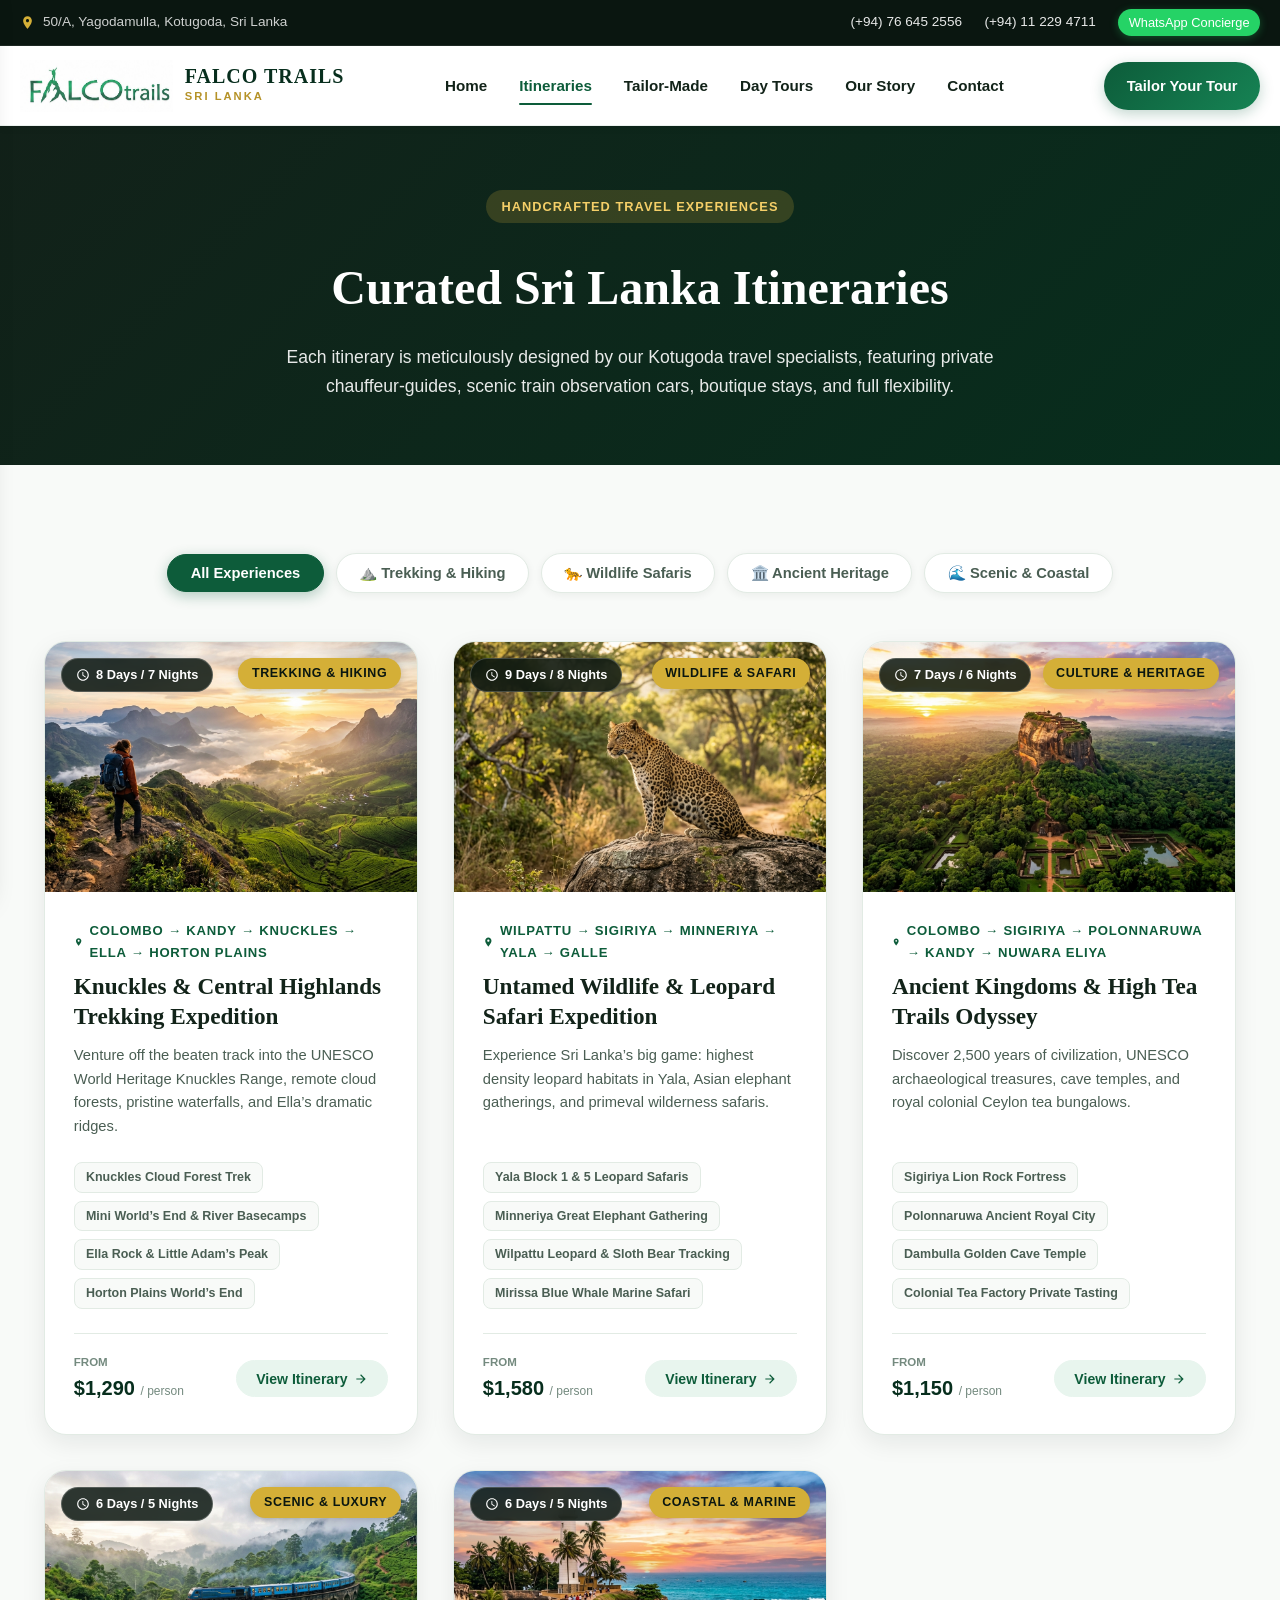
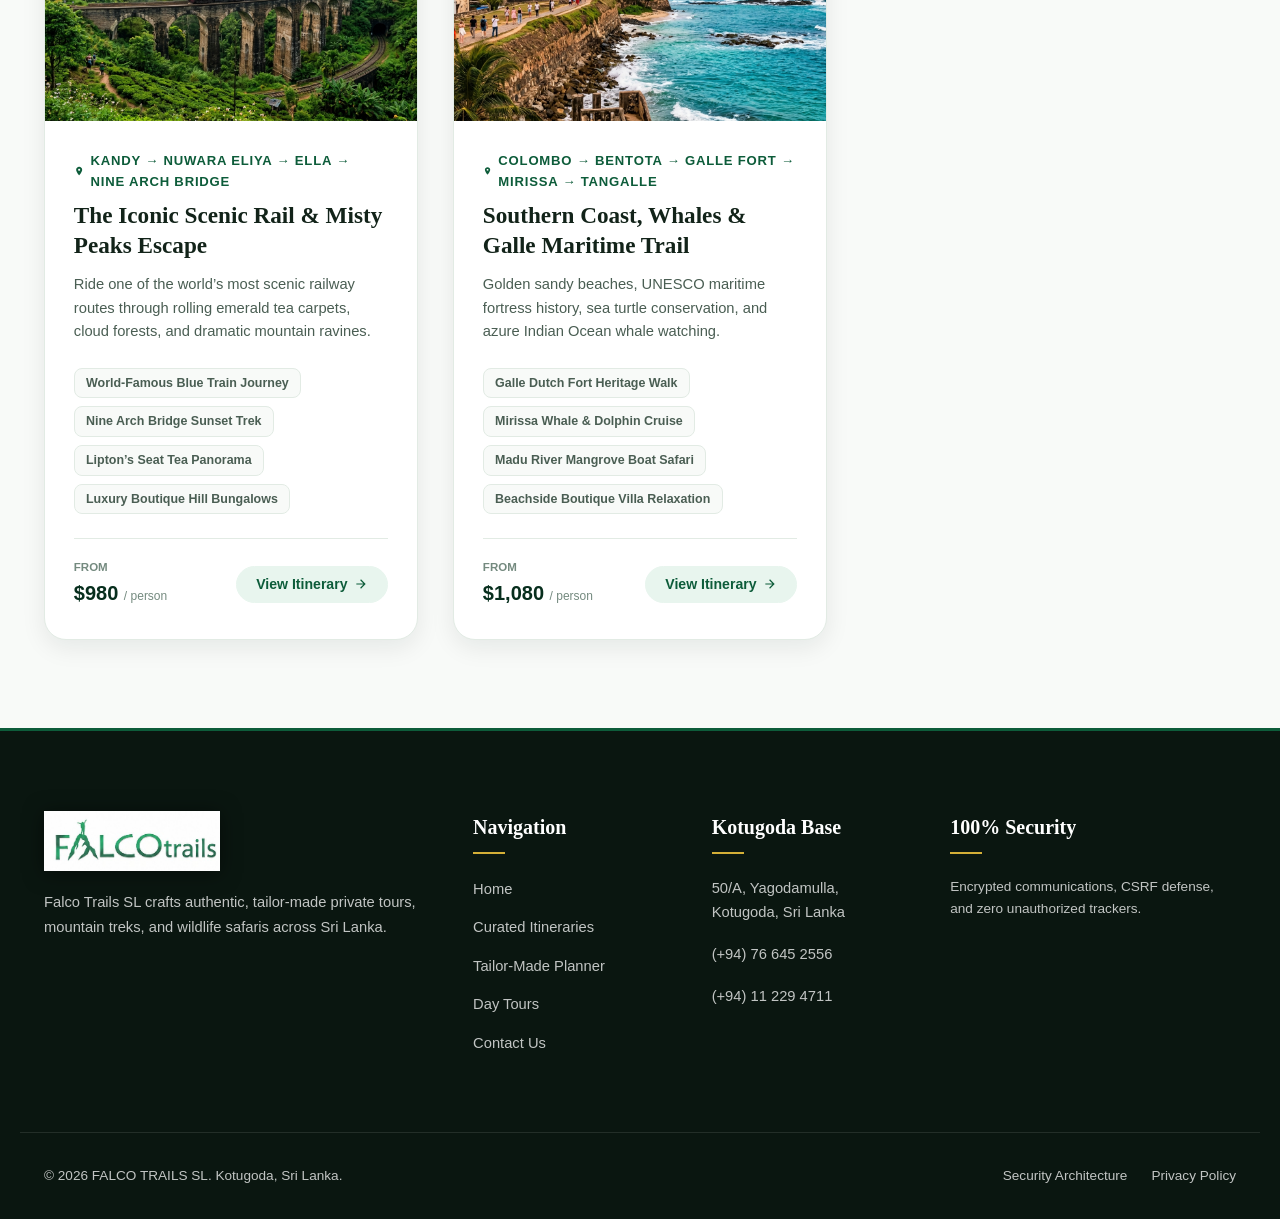
<file: tours.html>
<!DOCTYPE html>
<html lang="en">
<head>
  <meta charset="UTF-8">
  <meta name="viewport" content="width=device-width, initial-scale=1.0">
  <meta http-equiv="X-UA-Compatible" content="IE=edge">
  
  <title>Curated Itineraries | Falco Trails SL - Sri Lanka Tour Packages</title>
  <meta name="description" content="Explore curated Sri Lanka tour itineraries by Falco Trails SL. Knuckles trekking, Yala leopard safaris, Sigiriya heritage, scenic blue rail journeys, and coastal expeditions.">

  <!-- Favicon -->
  <link rel="icon" type="image/png" href="assets/images/logo.png">

  <!-- Security CSP Meta Tag -->
  <meta http-equiv="Content-Security-Policy" content="default-src 'self'; script-src 'self' 'unsafe-inline' https://fonts.googleapis.com; style-src 'self' 'unsafe-inline' https://fonts.googleapis.com; font-src 'self' https://fonts.gstatic.com data:; img-src 'self' data: https:; connect-src 'self' https://wa.me;">

  <!-- Stylesheets -->
  <link rel="stylesheet" href="assets/css/style.css">
  <link rel="stylesheet" href="assets/css/components.css">
</head>
<body>

  <!-- Top Announcement Bar -->
  <div class="top-bar">
    <div class="container top-bar-inner">
      <div class="top-bar-location">
        <svg viewBox="0 0 24 24"><path d="M12 2C8.13 2 5 5.13 5 9c0 5.25 7 13 7 13s7-7.75 7-13c0-3.87-3.13-7-7-7zm0 9.5c-1.38 0-2.5-1.12-2.5-2.5s1.12-2.5 2.5-2.5 2.5 1.12 2.5 2.5-1.12 2.5-2.5 2.5z"/></svg>
        <span>50/A, Yagodamulla, Kotugoda, Sri Lanka</span>
      </div>
      <div class="top-bar-contacts">
        <a href="tel:+94766452556">(+94) 76 645 2556</a>
        <a href="tel:+94112294711">(+94) 11 229 4711</a>
        <a href="https://wa.me/94766452556" target="_blank" rel="noopener noreferrer" class="top-whatsapp-pill">WhatsApp Concierge</a>
      </div>
    </div>
  </div>

  <!-- Header -->
  <header class="main-header">
    <div class="container nav-container">
      <a href="index.html" class="brand-logo-wrap">
        <img src="assets/images/logo.png" alt="Falco Trails SL Logo" class="brand-logo-img">
        <div class="brand-title-badge">
          <span class="company-name">FALCO TRAILS</span>
          <span class="company-sub">SRI LANKA</span>
        </div>
      </a>

      <nav class="nav-menu">
        <a href="index.html" class="nav-link">Home</a>
        <a href="tours.html" class="nav-link active">Itineraries</a>
        <a href="tailor-made.html" class="nav-link">Tailor-Made</a>
        <a href="day-tours.html" class="nav-link">Day Tours</a>
        <a href="about.html" class="nav-link">Our Story</a>
        <a href="contact.html" class="nav-link">Contact</a>
      </nav>

      <div class="nav-actions">
        <a href="tailor-made.html" class="btn-plan-trip">Tailor Your Tour</a>
        <button class="mobile-toggle" aria-label="Toggle navigation menu">
          <svg viewBox="0 0 24 24" fill="currentColor"><path d="M3 18h18v-2H3v2zm0-5h18v-2H3v2zm0-7v2h18V6H3z"/></svg>
        </button>
      </div>
    </div>
  </header>

  <!-- Mobile Drawer -->
  <div class="drawer-overlay"></div>
  <aside class="mobile-drawer">
    <button class="drawer-close">&times;</button>
    <div style="margin-bottom:1.5rem;"><img src="assets/images/logo.png" alt="Falco Trails" style="height:48px;"></div>
    <div class="drawer-links">
      <a href="index.html">Home</a>
      <a href="tours.html">Curated Itineraries</a>
      <a href="tailor-made.html">Tailor-Made Trip Planner</a>
      <a href="day-tours.html">Day Tours & Excursions</a>
      <a href="about.html">Our Story</a>
      <a href="contact.html">Contact Us</a>
    </div>
  </aside>

  <!-- Hero Banner -->
  <section class="section-padding" style="background: linear-gradient(135deg, var(--dark-surface) 0%, var(--primary-deep) 100%); color: #fff; padding-top: 4rem; padding-bottom: 4rem; text-align: center;">
    <div class="container">
      <span class="section-tag" style="background: rgba(212, 175, 55, 0.2); color: var(--accent-gold-light);">Handcrafted Travel Experiences</span>
      <h1 style="font-family: var(--font-heading); font-size: 3rem; margin: 0.8rem 0 1rem;">Curated Sri Lanka Itineraries</h1>
      <p style="max-width: 720px; margin: 0 auto; color: rgba(255, 255, 255, 0.9); font-size: 1.1rem;">
        Each itinerary is meticulously designed by our Kotugoda travel specialists, featuring private chauffeur-guides, scenic train observation cars, boutique stays, and full flexibility.
      </p>
    </div>
  </section>

  <!-- Tours Section -->
  <section class="section-padding">
    <div class="container">
      
      <!-- Filter Tabs -->
      <div class="filter-tabs">
        <button class="filter-btn active" data-filter="all">All Experiences</button>
        <button class="filter-btn" data-filter="trekking">⛰️ Trekking & Hiking</button>
        <button class="filter-btn" data-filter="wildlife">🐆 Wildlife Safaris</button>
        <button class="filter-btn" data-filter="culture">🏛️ Ancient Heritage</button>
        <button class="filter-btn" data-filter="luxury">🌊 Scenic & Coastal</button>
      </div>

      <!-- Tour Cards Grid -->
      <div id="tour-grid-container" class="tour-grid">
        <!-- Rendered dynamically by app.js -->
      </div>
    </div>
  </section>

  <!-- Interactive Itinerary Details Modal -->
  <div id="itinerary-modal-backdrop" class="modal-backdrop" role="dialog" aria-modal="true">
    <div class="itinerary-modal">
      <button id="modal-close-button" class="modal-close-btn" aria-label="Close itinerary details">&times;</button>
      
      <div class="modal-header-hero">
        <img id="modal-hero-img" src="assets/images/hero-bg.jpg" alt="Tour Hero" class="modal-header-img">
        <div class="modal-header-overlay">
          <h3 id="modal-tour-title" class="modal-tour-title">Tour Title</h3>
          <div id="modal-tour-meta" class="modal-tour-meta">
            <span>Duration</span> • <span>Route</span>
          </div>
        </div>
      </div>

      <div class="modal-body-content">
        <h4 style="font-family: var(--font-heading); font-size: 1.4rem; color: var(--primary-deep); margin-bottom: 0.8rem;">Day-by-Day Journey Timeline</h4>
        <div id="modal-timeline-container" class="timeline-track"></div>

        <div class="modal-inclusions-grid">
          <div class="inclusions-col">
            <h4 style="color:var(--primary);">✓ Inclusions Included</h4>
            <ul id="modal-inclusions-list"></ul>
          </div>
          <div class="exclusions-col">
            <h4 style="color:#b53d2d;">✕ Excluded</h4>
            <ul id="modal-exclusions-list"></ul>
          </div>
        </div>

        <div class="modal-actions">
          <button id="modal-wa-book-btn" class="btn-book-tour-wa">
            <svg width="18" height="18" viewBox="0 0 24 24" fill="currentColor"><path d="M12.04 2c-5.46 0-9.91 4.45-9.91 9.91 0 1.75.46 3.45 1.32 4.95L2.05 22l5.25-1.38c1.45.79 3.08 1.21 4.74 1.21 5.46 0 9.91-4.45 9.91-9.91 0-2.65-1.03-5.14-2.9-7.01A9.816 9.816 0 0 0 12.04 2z"/></svg>
            Book via WhatsApp Concierge
          </button>
        </div>
      </div>
    </div>
  </div>

  <!-- Footer -->
  <footer class="main-footer">
    <div class="container footer-grid">
      <div class="footer-brand">
        <img src="assets/images/logo.png" alt="Falco Trails SL" class="footer-logo">
        <p class="footer-about">Falco Trails SL crafts authentic, tailor-made private tours, mountain treks, and wildlife safaris across Sri Lanka.</p>
      </div>
      <div>
        <h4 class="footer-title">Navigation</h4>
        <ul class="footer-links">
          <li><a href="index.html">Home</a></li>
          <li><a href="tours.html">Curated Itineraries</a></li>
          <li><a href="tailor-made.html">Tailor-Made Planner</a></li>
          <li><a href="day-tours.html">Day Tours</a></li>
          <li><a href="contact.html">Contact Us</a></li>
        </ul>
      </div>
      <div>
        <h4 class="footer-title">Kotugoda Base</h4>
        <div class="footer-contact-item"><span>50/A, Yagodamulla, Kotugoda, Sri Lanka</span></div>
        <div class="footer-contact-item"><a href="tel:+94766452556">(+94) 76 645 2556</a></div>
        <div class="footer-contact-item"><a href="tel:+94112294711">(+94) 11 229 4711</a></div>
      </div>
      <div>
        <h4 class="footer-title">100% Security</h4>
        <p style="font-size:0.85rem; line-height:1.6;">Encrypted communications, CSRF defense, and zero unauthorized trackers.</p>
      </div>
    </div>
    <div class="container footer-bottom">
      <p>&copy; 2026 FALCO TRAILS SL. Kotugoda, Sri Lanka.</p>
      <div class="footer-bottom-links">
        <a href="security-privacy.html">Security Architecture</a>
        <a href="security-privacy.html#privacy">Privacy Policy</a>
      </div>
    </div>
  </footer>

  <!-- Scripts -->
  <script src="assets/js/security.js"></script>
  <script src="assets/js/app.js"></script>
</body>
</html>
</file>
<file: assets/css/style.css>
/* ==========================================================================
   FALCO TRAILS SL - Luxury Travel & Adventure Style System (style.css)
   Colors: Emerald Green, Warm Gold, Deep Jungle Charcoal & Crisp Whites
   ========================================================================== */

@import url('https://fonts.googleapis.com/css2?family=Playfair+Display:ital,wght@0,500;0,600;0,700;1,400&family=Plus+Jakarta+Sans:wght@300;400;500;600;700;800&display=swap');

:root {
  /* Brand Palette */
  --primary-deep: #072e1d;
  --primary: #0d5c3a;
  --primary-light: #168354;
  --primary-glow: #2bb673;
  --primary-soft: #e8f5ee;

  --accent-gold: #d4af37;
  --accent-gold-light: #f5cf68;
  --accent-gold-dark: #b59227;
  --accent-gold-soft: #fcf8ec;

  --dark: #0a1610;
  --dark-surface: #122119;
  --dark-card: #182b21;

  --light-bg: #f8faf8;
  --light-surface: #ffffff;
  --light-border: #e2ebe4;

  --text-primary: #122319;
  --text-secondary: #4a5e53;
  --text-muted: #748a7f;
  --text-light: #f4f8f5;

  /* Typography */
  --font-heading: 'Playfair Display', Georgia, serif;
  --font-body: 'Plus Jakarta Sans', -apple-system, BlinkMacSystemFont, 'Segoe UI', Roboto, sans-serif;

  /* Elevation & Shadows */
  --shadow-sm: 0 2px 8px rgba(10, 30, 20, 0.06);
  --shadow-md: 0 8px 24px rgba(10, 30, 20, 0.08);
  --shadow-lg: 0 16px 40px rgba(10, 30, 20, 0.12);
  --shadow-gold: 0 8px 25px rgba(212, 175, 55, 0.25);
  --shadow-glow: 0 0 30px rgba(43, 182, 115, 0.3);

  /* Radius & Transitions */
  --radius-sm: 8px;
  --radius-md: 14px;
  --radius-lg: 22px;
  --radius-full: 9999px;

  --transition-fast: 0.2s cubic-bezier(0.16, 1, 0.3, 1);
  --transition-normal: 0.35s cubic-bezier(0.16, 1, 0.3, 1);
  --transition-smooth: 0.5s cubic-bezier(0.16, 1, 0.3, 1);

  /* Layout */
  --container-max: 1240px;
}

/* -------------------- Reset & Base -------------------- */
*, *::before, *::after {
  box-sizing: border-box;
  margin: 0;
  padding: 0;
}

html {
  scroll-behavior: smooth;
  font-size: 16px;
}

body {
  font-family: var(--font-body);
  background-color: var(--light-bg);
  color: var(--text-primary);
  line-height: 1.65;
  -webkit-font-smoothing: antialiased;
  -moz-osx-font-smoothing: grayscale;
  overflow-x: hidden;
}

img {
  max-width: 100%;
  height: auto;
  display: block;
}

a {
  color: inherit;
  text-decoration: none;
  transition: color var(--transition-fast);
}

ul, ol {
  list-style: none;
}

button, input, select, textarea {
  font-family: inherit;
  font-size: inherit;
  outline: none;
}

.container {
  width: 100%;
  max-width: var(--container-max);
  margin: 0 auto;
  padding: 0 1.5rem;
}

/* -------------------- Top Announcement Bar -------------------- */
.top-bar {
  background: var(--dark);
  color: var(--text-light);
  font-size: 0.85rem;
  border-bottom: 1px solid rgba(255, 255, 255, 0.08);
  position: relative;
  z-index: 101;
}

.top-bar-inner {
  display: flex;
  justify-content: space-between;
  align-items: center;
  padding: 0.55rem 0;
  flex-wrap: wrap;
  gap: 0.75rem;
}

.top-bar-location {
  display: flex;
  align-items: center;
  gap: 0.5rem;
  color: rgba(255, 255, 255, 0.8);
}

.top-bar-location svg, .top-bar-contacts svg {
  width: 15px;
  height: 15px;
  fill: var(--accent-gold);
}

.top-bar-contacts {
  display: flex;
  align-items: center;
  gap: 1.4rem;
}

.top-bar-contacts a {
  display: flex;
  align-items: center;
  gap: 0.4rem;
  color: rgba(255, 255, 255, 0.9);
  font-weight: 500;
  transition: color var(--transition-fast);
}

.top-bar-contacts a:hover {
  color: var(--accent-gold-light);
}

.top-whatsapp-pill {
  background: #25D366;
  color: #fff !important;
  padding: 0.2rem 0.65rem;
  border-radius: var(--radius-full);
  font-size: 0.8rem;
  font-weight: 600;
  display: inline-flex;
  align-items: center;
  gap: 0.35rem;
  box-shadow: 0 2px 8px rgba(37, 211, 102, 0.3);
}

.top-whatsapp-pill:hover {
  background: #20ba59;
  transform: translateY(-1px);
}

/* -------------------- Main Navigation -------------------- */
.main-header {
  position: sticky;
  top: 0;
  left: 0;
  width: 100%;
  background: rgba(255, 255, 255, 0.92);
  backdrop-filter: blur(14px);
  -webkit-backdrop-filter: blur(14px);
  z-index: 100;
  box-shadow: var(--shadow-sm);
  transition: all var(--transition-normal);
  border-bottom: 1px solid rgba(13, 92, 58, 0.08);
}

.main-header.scrolled {
  background: rgba(255, 255, 255, 0.98);
  box-shadow: var(--shadow-md);
  padding: 0.2rem 0;
}

.nav-container {
  display: flex;
  align-items: center;
  justify-content: space-between;
  padding: 0.85rem 0;
}

.brand-logo-wrap {
  display: flex;
  align-items: center;
  gap: 0.75rem;
}

.brand-logo-img {
  height: 52px;
  width: auto;
  object-fit: contain;
  transition: transform var(--transition-normal);
}

.brand-logo-wrap:hover .brand-logo-img {
  transform: scale(1.03);
}

.brand-title-badge {
  display: flex;
  flex-direction: column;
}

.brand-title-badge .company-name {
  font-size: 1.25rem;
  font-weight: 800;
  letter-spacing: 0.05em;
  color: var(--primary-deep);
  line-height: 1.1;
  font-family: var(--font-heading);
}

.brand-title-badge .company-sub {
  font-size: 0.7rem;
  letter-spacing: 0.18em;
  text-transform: uppercase;
  color: var(--accent-gold-dark);
  font-weight: 700;
}

.nav-menu {
  display: flex;
  align-items: center;
  gap: 2rem;
}

.nav-link {
  font-size: 0.95rem;
  font-weight: 600;
  color: var(--text-primary);
  position: relative;
  padding: 0.4rem 0;
  transition: color var(--transition-fast);
}

.nav-link::after {
  content: '';
  position: absolute;
  bottom: 0;
  left: 0;
  width: 0%;
  height: 2px;
  background: var(--primary);
  transition: width var(--transition-normal);
  border-radius: var(--radius-full);
}

.nav-link:hover, .nav-link.active {
  color: var(--primary);
}

.nav-link:hover::after, .nav-link.active::after {
  width: 100%;
}

.nav-actions {
  display: flex;
  align-items: center;
  gap: 1rem;
}

.btn-plan-trip {
  background: linear-gradient(135deg, var(--primary) 0%, var(--primary-light) 100%);
  color: #fff;
  padding: 0.75rem 1.4rem;
  border-radius: var(--radius-full);
  font-weight: 700;
  font-size: 0.92rem;
  display: inline-flex;
  align-items: center;
  gap: 0.5rem;
  box-shadow: 0 4px 14px rgba(13, 92, 58, 0.25);
  transition: all var(--transition-normal);
  border: none;
  cursor: pointer;
}

.btn-plan-trip:hover {
  transform: translateY(-2px);
  box-shadow: 0 6px 20px rgba(13, 92, 58, 0.35);
  background: linear-gradient(135deg, var(--primary-deep) 0%, var(--primary) 100%);
}

.mobile-toggle {
  display: none;
  background: none;
  border: none;
  cursor: pointer;
  padding: 0.5rem;
  color: var(--primary-deep);
}

.mobile-toggle svg {
  width: 28px;
  height: 28px;
}

/* -------------------- Hero Section -------------------- */
.hero-section {
  position: relative;
  min-height: 88vh;
  display: flex;
  align-items: center;
  justify-content: center;
  background-size: cover;
  background-position: center;
  background-repeat: no-repeat;
  color: #fff;
  padding: 5rem 0 7rem;
}

.hero-overlay {
  position: absolute;
  inset: 0;
  background: linear-gradient(
    180deg,
    rgba(10, 22, 16, 0.6) 0%,
    rgba(10, 22, 16, 0.45) 45%,
    rgba(10, 22, 16, 0.85) 100%
  );
  z-index: 1;
}

.hero-content {
  position: relative;
  z-index: 2;
  text-align: center;
  max-width: 900px;
  margin: 0 auto;
}

.hero-badge-pill {
  display: inline-flex;
  align-items: center;
  gap: 0.5rem;
  background: rgba(255, 255, 255, 0.15);
  backdrop-filter: blur(10px);
  border: 1px solid rgba(255, 255, 255, 0.25);
  padding: 0.4rem 1.1rem;
  border-radius: var(--radius-full);
  font-size: 0.85rem;
  font-weight: 600;
  letter-spacing: 0.08em;
  text-transform: uppercase;
  color: var(--accent-gold-light);
  margin-bottom: 1.5rem;
  box-shadow: 0 4px 20px rgba(0, 0, 0, 0.2);
}

.hero-title {
  font-family: var(--font-heading);
  font-size: 3.6rem;
  font-weight: 700;
  line-height: 1.15;
  margin-bottom: 1.4rem;
  text-shadow: 0 4px 25px rgba(0, 0, 0, 0.4);
}

.hero-title span {
  color: var(--accent-gold-light);
  font-style: italic;
}

.hero-subtitle {
  font-size: 1.25rem;
  line-height: 1.6;
  max-width: 720px;
  margin: 0 auto 2.5rem;
  color: rgba(255, 255, 255, 0.92);
  font-weight: 400;
}

.hero-cta-group {
  display: flex;
  align-items: center;
  justify-content: center;
  gap: 1.25rem;
  flex-wrap: wrap;
}

.btn-hero-primary {
  background: var(--accent-gold);
  color: var(--dark);
  padding: 0.95rem 2rem;
  border-radius: var(--radius-full);
  font-weight: 700;
  font-size: 1rem;
  box-shadow: var(--shadow-gold);
  transition: all var(--transition-normal);
  display: inline-flex;
  align-items: center;
  gap: 0.5rem;
}

.btn-hero-primary:hover {
  background: var(--accent-gold-light);
  transform: translateY(-3px);
  box-shadow: 0 10px 30px rgba(212, 175, 55, 0.4);
}

.btn-hero-secondary {
  background: rgba(255, 255, 255, 0.12);
  backdrop-filter: blur(8px);
  color: #fff;
  border: 1.5px solid rgba(255, 255, 255, 0.4);
  padding: 0.95rem 2rem;
  border-radius: var(--radius-full);
  font-weight: 600;
  font-size: 1rem;
  transition: all var(--transition-normal);
  display: inline-flex;
  align-items: center;
  gap: 0.5rem;
}

.btn-hero-secondary:hover {
  background: rgba(255, 255, 255, 0.25);
  border-color: #fff;
  transform: translateY(-3px);
}

/* -------------------- Quick Trip Finder Bar -------------------- */
.finder-bar-wrapper {
  position: relative;
  z-index: 10;
  margin-top: -3.5rem;
  padding: 0 1rem;
}

.finder-bar {
  background: #ffffff;
  border-radius: var(--radius-lg);
  box-shadow: var(--shadow-lg);
  padding: 1.5rem 2rem;
  display: grid;
  grid-template-columns: repeat(4, 1fr) auto;
  gap: 1.25rem;
  align-items: center;
  border: 1px solid var(--light-border);
}

.finder-field {
  display: flex;
  flex-direction: column;
  gap: 0.35rem;
}

.finder-field label {
  font-size: 0.78rem;
  text-transform: uppercase;
  letter-spacing: 0.08em;
  font-weight: 700;
  color: var(--text-muted);
}

.finder-select, .finder-input {
  border: 1.5px solid #dce6e0;
  border-radius: var(--radius-sm);
  padding: 0.65rem 0.85rem;
  font-size: 0.95rem;
  color: var(--text-primary);
  background-color: #fbfcfa;
  font-weight: 600;
  cursor: pointer;
  transition: border-color var(--transition-fast);
}

.finder-select:focus, .finder-input:focus {
  border-color: var(--primary);
  background-color: #fff;
}

.btn-finder-search {
  background: var(--primary);
  color: #fff;
  border: none;
  border-radius: var(--radius-md);
  padding: 0.9rem 1.8rem;
  font-weight: 700;
  font-size: 1rem;
  cursor: pointer;
  display: flex;
  align-items: center;
  gap: 0.6rem;
  height: 100%;
  margin-top: 1.2rem;
  transition: all var(--transition-normal);
  box-shadow: 0 4px 14px rgba(13, 92, 58, 0.3);
}

.btn-finder-search:hover {
  background: var(--primary-deep);
  transform: translateY(-2px);
  box-shadow: 0 6px 20px rgba(13, 92, 58, 0.4);
}

/* -------------------- Trust Badges & Awards Bar -------------------- */
.trust-strip {
  padding: 4rem 0 3rem;
  background: #ffffff;
  border-bottom: 1px solid var(--light-border);
}

.trust-strip-grid {
  display: grid;
  grid-template-columns: repeat(4, 1fr);
  gap: 2rem;
}

.trust-item {
  display: flex;
  align-items: center;
  gap: 1.2rem;
  padding: 1.2rem;
  border-radius: var(--radius-md);
  background: var(--light-bg);
  border: 1px solid rgba(13, 92, 58, 0.06);
  transition: transform var(--transition-normal), box-shadow var(--transition-normal);
}

.trust-item:hover {
  transform: translateY(-4px);
  box-shadow: var(--shadow-md);
}

.trust-icon-box {
  width: 52px;
  height: 52px;
  border-radius: var(--radius-md);
  background: var(--primary-soft);
  display: flex;
  align-items: center;
  justify-content: center;
  flex-shrink: 0;
}

.trust-icon-box svg {
  width: 26px;
  height: 26px;
  fill: var(--primary);
}

.trust-item-title {
  font-weight: 700;
  font-size: 1rem;
  color: var(--text-primary);
  line-height: 1.25;
  margin-bottom: 0.25rem;
}

.trust-item-desc {
  font-size: 0.82rem;
  color: var(--text-muted);
}

/* -------------------- Section Common Styles -------------------- */
.section-padding {
  padding: 5.5rem 0;
}

.section-header {
  text-align: center;
  max-width: 700px;
  margin: 0 auto 3.5rem;
}

.section-tag {
  display: inline-flex;
  align-items: center;
  gap: 0.4rem;
  background: var(--primary-soft);
  color: var(--primary);
  padding: 0.35rem 0.95rem;
  border-radius: var(--radius-full);
  font-size: 0.8rem;
  font-weight: 700;
  letter-spacing: 0.08em;
  text-transform: uppercase;
  margin-bottom: 0.8rem;
}

.section-title {
  font-family: var(--font-heading);
  font-size: 2.5rem;
  font-weight: 700;
  line-height: 1.2;
  color: var(--text-primary);
  margin-bottom: 1rem;
}

.section-desc {
  font-size: 1.05rem;
  color: var(--text-secondary);
  line-height: 1.6;
}

/* -------------------- Footer -------------------- */
.main-footer {
  background: var(--dark);
  color: rgba(255, 255, 255, 0.75);
  padding: 5rem 0 2rem;
  border-top: 3px solid var(--primary);
  position: relative;
}

.footer-grid {
  display: grid;
  grid-template-columns: 2fr 1fr 1fr 1.5fr;
  gap: 3rem;
  margin-bottom: 4rem;
}

.footer-brand .footer-logo {
  height: 60px;
  width: auto;
  margin-bottom: 1.2rem;
  filter: drop-shadow(0 2px 10px rgba(0, 0, 0, 0.5));
}

.footer-about {
  font-size: 0.92rem;
  line-height: 1.7;
  color: rgba(255, 255, 255, 0.75);
  margin-bottom: 1.5rem;
}

.footer-security-seal {
  display: inline-flex;
  align-items: center;
  gap: 0.6rem;
  background: rgba(43, 182, 115, 0.12);
  border: 1px solid rgba(43, 182, 115, 0.3);
  padding: 0.5rem 1rem;
  border-radius: var(--radius-md);
  font-size: 0.82rem;
  color: var(--primary-glow);
  font-weight: 600;
}

.footer-title {
  color: #ffffff;
  font-family: var(--font-heading);
  font-size: 1.25rem;
  margin-bottom: 1.4rem;
  position: relative;
  padding-bottom: 0.6rem;
}

.footer-title::after {
  content: '';
  position: absolute;
  bottom: 0;
  left: 0;
  width: 32px;
  height: 2px;
  background: var(--accent-gold);
}

.footer-links li {
  margin-bottom: 0.75rem;
}

.footer-links a {
  color: rgba(255, 255, 255, 0.75);
  font-size: 0.92rem;
  display: inline-flex;
  align-items: center;
  gap: 0.4rem;
  transition: all var(--transition-fast);
}

.footer-links a:hover {
  color: var(--accent-gold-light);
  transform: translateX(4px);
}

.footer-contact-item {
  display: flex;
  align-items: flex-start;
  gap: 0.85rem;
  margin-bottom: 1.1rem;
  font-size: 0.92rem;
}

.footer-contact-item svg {
  width: 18px;
  height: 18px;
  fill: var(--accent-gold);
  flex-shrink: 0;
  margin-top: 0.2rem;
}

.footer-bottom {
  border-top: 1px solid rgba(255, 255, 255, 0.1);
  padding-top: 2rem;
  display: flex;
  justify-content: space-between;
  align-items: center;
  flex-wrap: wrap;
  gap: 1rem;
  font-size: 0.85rem;
}

.footer-bottom-links {
  display: flex;
  gap: 1.5rem;
}

.footer-bottom-links a:hover {
  color: var(--accent-gold);
}

/* -------------------- Floating Quick Actions -------------------- */
.floating-actions {
  position: fixed;
  bottom: 2rem;
  right: 2rem;
  display: flex;
  flex-direction: column;
  gap: 0.8rem;
  z-index: 99;
}

.btn-float-whatsapp {
  width: 58px;
  height: 58px;
  border-radius: 50%;
  background: #25D366;
  color: #fff;
  display: flex;
  align-items: center;
  justify-content: center;
  box-shadow: 0 8px 25px rgba(37, 211, 102, 0.45);
  transition: all var(--transition-normal);
  border: 2px solid #fff;
}

.btn-float-whatsapp:hover {
  transform: scale(1.1) rotate(6deg);
  box-shadow: 0 12px 30px rgba(37, 211, 102, 0.6);
}

.btn-float-whatsapp svg {
  width: 32px;
  height: 32px;
  fill: #fff;
}

.btn-back-to-top {
  width: 44px;
  height: 44px;
  border-radius: 50%;
  background: var(--dark-card);
  color: #fff;
  display: flex;
  align-items: center;
  justify-content: center;
  border: 1px solid rgba(255, 255, 255, 0.2);
  cursor: pointer;
  opacity: 0;
  visibility: hidden;
  transition: all var(--transition-fast);
}

.btn-back-to-top.visible {
  opacity: 1;
  visibility: visible;
}

.btn-back-to-top:hover {
  background: var(--primary);
}

/* -------------------- Responsive Design -------------------- */
@media (max-width: 1024px) {
  .nav-menu {
    gap: 1.2rem;
  }
  .finder-bar {
    grid-template-columns: repeat(2, 1fr);
  }
  .btn-finder-search {
    grid-column: span 2;
    margin-top: 0.5rem;
    justify-content: center;
  }
  .trust-strip-grid {
    grid-template-columns: repeat(2, 1fr);
  }
  .footer-grid {
    grid-template-columns: repeat(2, 1fr);
    gap: 2.5rem;
  }
}

@media (max-width: 768px) {
  .top-bar-location {
    display: none;
  }
  .top-bar-inner {
    justify-content: center;
  }
  .nav-menu, .nav-actions .btn-plan-trip {
    display: none;
  }
  .mobile-toggle {
    display: block;
  }
  .hero-title {
    font-size: 2.5rem;
  }
  .finder-bar {
    grid-template-columns: 1fr;
  }
  .btn-finder-search {
    grid-column: span 1;
  }
  .trust-strip-grid {
    grid-template-columns: 1fr;
  }
  .footer-grid {
    grid-template-columns: 1fr;
  }
  .footer-bottom {
    flex-direction: column;
    text-align: center;
  }
}
</file>
<file: assets/css/components.css>
/* ==========================================================================
   FALCO TRAILS SL - UI Component System (components.css)
   Cards, Modals, Step-by-Step Trip Builder, Itineraries, Filter Tabs & Badges
   ========================================================================== */

/* -------------------- Tour Category Filters -------------------- */
.filter-tabs {
  display: flex;
  align-items: center;
  justify-content: center;
  gap: 0.75rem;
  flex-wrap: wrap;
  margin-bottom: 3rem;
}

.filter-btn {
  background: #ffffff;
  border: 1.5px solid var(--light-border);
  color: var(--text-secondary);
  padding: 0.6rem 1.4rem;
  border-radius: var(--radius-full);
  font-weight: 600;
  font-size: 0.92rem;
  cursor: pointer;
  transition: all var(--transition-fast);
  box-shadow: var(--shadow-sm);
  display: inline-flex;
  align-items: center;
  gap: 0.4rem;
}

.filter-btn:hover {
  border-color: var(--primary);
  color: var(--primary);
  transform: translateY(-2px);
}

.filter-btn.active {
  background: var(--primary);
  border-color: var(--primary);
  color: #ffffff;
  box-shadow: 0 4px 14px rgba(13, 92, 58, 0.3);
}

/* -------------------- Tour Cards Grid -------------------- */
.tour-grid {
  display: grid;
  grid-template-columns: repeat(auto-fill, minmax(350px, 1fr));
  gap: 2.2rem;
}

.tour-card {
  background: #ffffff;
  border-radius: var(--radius-lg);
  overflow: hidden;
  box-shadow: var(--shadow-md);
  border: 1px solid var(--light-border);
  display: flex;
  flex-direction: column;
  transition: transform var(--transition-normal), box-shadow var(--transition-normal);
  position: relative;
}

.tour-card:hover {
  transform: translateY(-8px);
  box-shadow: var(--shadow-lg);
}

.tour-card-img-wrap {
  position: relative;
  height: 250px;
  overflow: hidden;
}

.tour-card-img {
  width: 100%;
  height: 100%;
  object-fit: cover;
  transition: transform var(--transition-smooth);
}

.tour-card:hover .tour-card-img {
  transform: scale(1.08);
}

.tour-badge-duration {
  position: absolute;
  top: 1rem;
  left: 1rem;
  background: rgba(10, 22, 16, 0.85);
  backdrop-filter: blur(8px);
  color: #ffffff;
  padding: 0.35rem 0.85rem;
  border-radius: var(--radius-full);
  font-size: 0.8rem;
  font-weight: 700;
  display: flex;
  align-items: center;
  gap: 0.4rem;
  border: 1px solid rgba(255, 255, 255, 0.2);
}

.tour-badge-category {
  position: absolute;
  top: 1rem;
  right: 1rem;
  background: var(--accent-gold);
  color: var(--dark);
  padding: 0.35rem 0.85rem;
  border-radius: var(--radius-full);
  font-size: 0.78rem;
  font-weight: 800;
  text-transform: uppercase;
  letter-spacing: 0.05em;
  box-shadow: 0 2px 8px rgba(0, 0, 0, 0.2);
}

.tour-card-body {
  padding: 1.8rem;
  display: flex;
  flex-direction: column;
  flex-grow: 1;
}

.tour-route-preview {
  font-size: 0.82rem;
  color: var(--primary);
  font-weight: 700;
  text-transform: uppercase;
  letter-spacing: 0.06em;
  margin-bottom: 0.45rem;
  display: flex;
  align-items: center;
  gap: 0.4rem;
}

.tour-card-title {
  font-family: var(--font-heading);
  font-size: 1.45rem;
  font-weight: 700;
  color: var(--text-primary);
  line-height: 1.3;
  margin-bottom: 0.8rem;
}

.tour-card-summary {
  font-size: 0.92rem;
  color: var(--text-secondary);
  line-height: 1.6;
  margin-bottom: 1.5rem;
  flex-grow: 1;
}

.tour-highlights-list {
  display: flex;
  flex-wrap: wrap;
  gap: 0.5rem;
  margin-bottom: 1.5rem;
}

.highlight-tag {
  background: var(--light-bg);
  color: var(--text-secondary);
  font-size: 0.78rem;
  font-weight: 600;
  padding: 0.25rem 0.7rem;
  border-radius: var(--radius-sm);
  border: 1px solid var(--light-border);
}

.tour-card-footer {
  border-top: 1px solid var(--light-border);
  padding-top: 1.2rem;
  display: flex;
  align-items: center;
  justify-content: space-between;
}

.tour-price-box {
  display: flex;
  flex-direction: column;
}

.tour-price-label {
  font-size: 0.72rem;
  text-transform: uppercase;
  color: var(--text-muted);
  font-weight: 700;
}

.tour-price-value {
  font-size: 1.25rem;
  font-weight: 800;
  color: var(--primary-deep);
}

.btn-view-itinerary {
  background: var(--primary-soft);
  color: var(--primary);
  border: 1.5px solid var(--primary-soft);
  padding: 0.6rem 1.2rem;
  border-radius: var(--radius-full);
  font-weight: 700;
  font-size: 0.88rem;
  cursor: pointer;
  transition: all var(--transition-fast);
  display: inline-flex;
  align-items: center;
  gap: 0.4rem;
}

.btn-view-itinerary:hover {
  background: var(--primary);
  border-color: var(--primary);
  color: #ffffff;
}

/* -------------------- Interactive Modal (Itinerary Viewer) -------------------- */
.modal-backdrop {
  position: fixed;
  inset: 0;
  background: rgba(10, 22, 16, 0.75);
  backdrop-filter: blur(8px);
  -webkit-backdrop-filter: blur(8px);
  z-index: 999;
  display: flex;
  align-items: center;
  justify-content: center;
  padding: 1.5rem;
  opacity: 0;
  visibility: hidden;
  transition: all var(--transition-normal);
}

.modal-backdrop.open {
  opacity: 1;
  visibility: visible;
}

.itinerary-modal {
  background: #ffffff;
  border-radius: var(--radius-lg);
  max-width: 850px;
  width: 100%;
  max-height: 90vh;
  overflow-y: auto;
  box-shadow: 0 25px 50px rgba(0, 0, 0, 0.35);
  position: relative;
  transform: translateY(20px) scale(0.97);
  transition: all var(--transition-normal);
}

.modal-backdrop.open .itinerary-modal {
  transform: translateY(0) scale(1);
}

.modal-close-btn {
  position: absolute;
  top: 1.2rem;
  right: 1.2rem;
  width: 38px;
  height: 38px;
  border-radius: 50%;
  background: rgba(0, 0, 0, 0.6);
  color: #fff;
  border: none;
  cursor: pointer;
  display: flex;
  align-items: center;
  justify-content: center;
  z-index: 10;
  transition: background var(--transition-fast);
}

.modal-close-btn:hover {
  background: var(--primary);
}

.modal-header-hero {
  position: relative;
  height: 280px;
}

.modal-header-img {
  width: 100%;
  height: 100%;
  object-fit: cover;
}

.modal-header-overlay {
  position: absolute;
  inset: 0;
  background: linear-gradient(180deg, rgba(0, 0, 0, 0.3) 0%, rgba(10, 22, 16, 0.85) 100%);
  display: flex;
  flex-direction: column;
  justify-content: flex-end;
  padding: 2rem;
  color: #fff;
}

.modal-tour-title {
  font-family: var(--font-heading);
  font-size: 2rem;
  font-weight: 700;
  line-height: 1.2;
  margin-bottom: 0.5rem;
}

.modal-tour-meta {
  display: flex;
  gap: 1.2rem;
  font-size: 0.9rem;
  color: var(--accent-gold-light);
  font-weight: 600;
}

.modal-body-content {
  padding: 2.2rem;
}

/* Timeline Day-by-Day */
.timeline-track {
  position: relative;
  padding-left: 2rem;
  margin: 2rem 0;
  border-left: 2px dashed var(--primary-light);
}

.timeline-step {
  position: relative;
  margin-bottom: 1.8rem;
}

.timeline-step:last-child {
  margin-bottom: 0;
}

.timeline-bullet {
  position: absolute;
  left: -2.6rem;
  top: 0.2rem;
  width: 20px;
  height: 20px;
  border-radius: 50%;
  background: var(--primary);
  border: 3px solid #ffffff;
  box-shadow: 0 0 0 2px var(--primary-light);
}

.timeline-day-title {
  font-size: 1.1rem;
  font-weight: 700;
  color: var(--primary-deep);
  margin-bottom: 0.35rem;
}

.timeline-day-desc {
  font-size: 0.92rem;
  color: var(--text-secondary);
  line-height: 1.6;
}

.modal-inclusions-grid {
  display: grid;
  grid-template-columns: 1fr 1fr;
  gap: 1.5rem;
  background: var(--light-bg);
  border-radius: var(--radius-md);
  padding: 1.5rem;
  margin: 2rem 0;
  border: 1px solid var(--light-border);
}

.inclusions-col h4, .exclusions-col h4 {
  font-size: 0.95rem;
  font-weight: 700;
  margin-bottom: 0.8rem;
  color: var(--text-primary);
}

.modal-inclusions-grid ul li {
  font-size: 0.85rem;
  margin-bottom: 0.4rem;
  display: flex;
  align-items: flex-start;
  gap: 0.5rem;
  color: var(--text-secondary);
}

.modal-actions {
  display: flex;
  align-items: center;
  justify-content: flex-end;
  gap: 1rem;
  padding-top: 1rem;
  border-top: 1px solid var(--light-border);
}

.btn-book-tour-wa {
  background: #25D366;
  color: #fff;
  border: none;
  padding: 0.85rem 1.6rem;
  border-radius: var(--radius-full);
  font-weight: 700;
  font-size: 0.95rem;
  cursor: pointer;
  display: inline-flex;
  align-items: center;
  gap: 0.5rem;
  box-shadow: 0 4px 14px rgba(37, 211, 102, 0.3);
  transition: all var(--transition-fast);
}

.btn-book-tour-wa:hover {
  background: #1eb956;
  transform: translateY(-2px);
}

/* -------------------- Tailor-Made Trip Planner Component -------------------- */
.planner-wrapper {
  background: #ffffff;
  border-radius: var(--radius-lg);
  box-shadow: var(--shadow-lg);
  border: 1px solid var(--light-border);
  overflow: hidden;
  max-width: 920px;
  margin: 0 auto;
}

.planner-progress-bar {
  background: var(--primary-soft);
  height: 8px;
  width: 100%;
  position: relative;
}

.planner-progress-fill {
  background: linear-gradient(90deg, var(--primary) 0%, var(--accent-gold) 100%);
  height: 100%;
  width: 25%;
  transition: width var(--transition-normal);
}

.planner-header {
  padding: 2.5rem 2.5rem 1.5rem;
  text-align: center;
  border-bottom: 1px solid var(--light-border);
}

.planner-step-indicator {
  font-size: 0.8rem;
  font-weight: 800;
  text-transform: uppercase;
  letter-spacing: 0.1em;
  color: var(--accent-gold-dark);
  margin-bottom: 0.4rem;
}

.planner-step-title {
  font-family: var(--font-heading);
  font-size: 1.8rem;
  color: var(--text-primary);
}

.planner-content {
  padding: 2.5rem;
}

.planner-step {
  display: none;
}

.planner-step.active {
  display: block;
  animation: fadeIn 0.35s ease;
}

@keyframes fadeIn {
  from { opacity: 0; transform: translateY(8px); }
  to { opacity: 1; transform: translateY(0); }
}

.card-selector-grid {
  display: grid;
  grid-template-columns: repeat(auto-fill, minmax(200px, 1fr));
  gap: 1rem;
}

.selection-card {
  border: 2px solid var(--light-border);
  border-radius: var(--radius-md);
  padding: 1.4rem 1rem;
  text-align: center;
  cursor: pointer;
  transition: all var(--transition-fast);
  background: var(--light-bg);
  display: flex;
  flex-direction: column;
  align-items: center;
  gap: 0.6rem;
}

.selection-card:hover {
  border-color: var(--primary-light);
  transform: translateY(-3px);
}

.selection-card.selected {
  border-color: var(--primary);
  background: var(--primary-soft);
  color: var(--primary-deep);
  box-shadow: 0 4px 14px rgba(13, 92, 58, 0.15);
}

.selection-card-icon {
  font-size: 2rem;
}

.selection-card-title {
  font-weight: 700;
  font-size: 0.95rem;
}

.selection-card-sub {
  font-size: 0.78rem;
  color: var(--text-muted);
}

.planner-form-group {
  margin-bottom: 1.4rem;
}

.planner-form-group label {
  display: block;
  font-size: 0.85rem;
  font-weight: 700;
  color: var(--text-primary);
  margin-bottom: 0.5rem;
}

.planner-form-group input,
.planner-form-group select,
.planner-form-group textarea {
  width: 100%;
  border: 1.5px solid #cfdbd4;
  border-radius: var(--radius-sm);
  padding: 0.75rem 1rem;
  font-size: 0.95rem;
  transition: border-color var(--transition-fast);
  background: #fff;
}

.planner-form-group input:focus,
.planner-form-group select:focus,
.planner-form-group textarea:focus {
  border-color: var(--primary);
}

.planner-footer {
  padding: 1.5rem 2.5rem 2.5rem;
  display: flex;
  justify-content: space-between;
  align-items: center;
  border-top: 1px solid var(--light-border);
}

.btn-planner-prev {
  background: var(--light-bg);
  border: 1.5px solid var(--light-border);
  color: var(--text-secondary);
  padding: 0.75rem 1.6rem;
  border-radius: var(--radius-full);
  font-weight: 600;
  cursor: pointer;
  transition: all var(--transition-fast);
}

.btn-planner-prev:hover {
  background: #eaeaea;
}

.btn-planner-next {
  background: var(--primary);
  color: #fff;
  border: none;
  padding: 0.75rem 1.8rem;
  border-radius: var(--radius-full);
  font-weight: 700;
  cursor: pointer;
  box-shadow: 0 4px 14px rgba(13, 92, 58, 0.25);
  transition: all var(--transition-fast);
}

.btn-planner-next:hover {
  background: var(--primary-deep);
  transform: translateY(-2px);
}

/* -------------------- Security Toast Notification -------------------- */
.security-toast {
  position: fixed;
  top: 2rem;
  right: 2rem;
  background: var(--dark);
  color: #fff;
  padding: 1rem 1.5rem;
  border-radius: var(--radius-md);
  box-shadow: 0 10px 30px rgba(0, 0, 0, 0.35);
  display: flex;
  align-items: center;
  gap: 0.8rem;
  z-index: 10000;
  border-left: 4px solid var(--primary-glow);
  transform: translateX(120%);
  transition: transform 0.35s cubic-bezier(0.16, 1, 0.3, 1);
  max-width: 400px;
  font-size: 0.9rem;
}

.security-toast.toast-visible {
  transform: translateX(0);
}

.security-toast-error {
  border-left-color: #e53935;
}

.toast-icon {
  font-size: 1.2rem;
  font-weight: bold;
}

/* -------------------- Off-Canvas Mobile Drawer -------------------- */
.mobile-drawer {
  position: fixed;
  top: 0;
  left: -320px;
  width: 300px;
  height: 100vh;
  background: #ffffff;
  z-index: 1000;
  box-shadow: 5px 0 25px rgba(0, 0, 0, 0.25);
  transition: left var(--transition-normal);
  padding: 2rem 1.5rem;
  display: flex;
  flex-direction: column;
}

.mobile-drawer.open {
  left: 0;
}

.drawer-overlay {
  position: fixed;
  inset: 0;
  background: rgba(0, 0, 0, 0.5);
  backdrop-filter: blur(4px);
  z-index: 999;
  opacity: 0;
  visibility: hidden;
  transition: all var(--transition-fast);
}

.drawer-overlay.open {
  opacity: 1;
  visibility: visible;
}

.drawer-close {
  align-self: flex-end;
  background: none;
  border: none;
  font-size: 1.6rem;
  cursor: pointer;
  color: var(--text-primary);
  margin-bottom: 1.5rem;
}

.drawer-links {
  display: flex;
  flex-direction: column;
  gap: 1.2rem;
  margin-bottom: 2rem;
}

.drawer-links a {
  font-size: 1.1rem;
  font-weight: 700;
  color: var(--text-primary);
  padding-bottom: 0.5rem;
  border-bottom: 1px solid var(--light-border);
}

.drawer-contact-info {
  margin-top: auto;
  font-size: 0.85rem;
  color: var(--text-muted);
}
</file>
